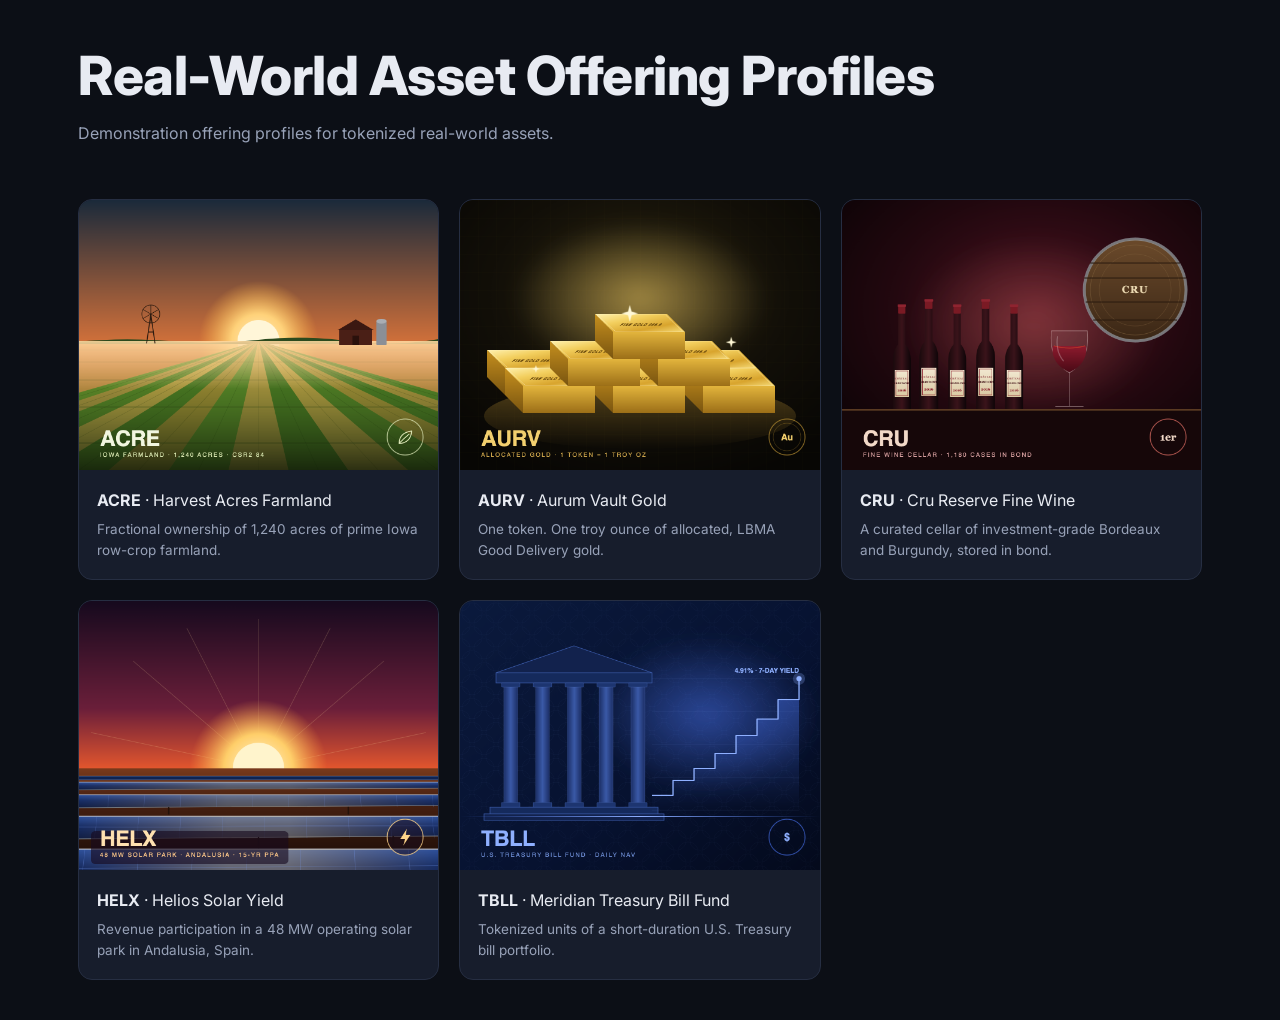
<file: index.html>
<!DOCTYPE html><html><head><meta charset="utf-8"><title>RWA Offering Profiles</title><link href="https://fonts.googleapis.com/css2?family=Inter:wght@400;600;800&display=swap" rel="stylesheet"><link rel="stylesheet" href="assets/site.css"><style>.list{display:grid;grid-template-columns:repeat(auto-fill,minmax(300px,1fr));gap:20px;padding:40px 0}.t{background:var(--card);border:1px solid var(--line);border-radius:14px;overflow:hidden;color:var(--text)}.t img{aspect-ratio:4/3;object-fit:cover}.t div{padding:18px}.t:hover{border-color:var(--muted);text-decoration:none}</style></head><body><div class="wrap"><h1 style="padding-top:48px">Real-World Asset Offering Profiles</h1><p>Demonstration offering profiles for tokenized real-world assets.</p><div class="list"><a class="t" href="harvest-acres/index.html"><img src="harvest-acres/acre.png"><div><b>ACRE</b> · Harvest Acres Farmland<p style="margin:6px 0 0;font-size:13.5px">Fractional ownership of 1,240 acres of prime Iowa row-crop farmland.</p></div></a><a class="t" href="aurum-vault/index.html"><img src="aurum-vault/aurv.png"><div><b>AURV</b> · Aurum Vault Gold<p style="margin:6px 0 0;font-size:13.5px">One token. One troy ounce of allocated, LBMA Good Delivery gold.</p></div></a><a class="t" href="cru-reserve/index.html"><img src="cru-reserve/cru.png"><div><b>CRU</b> · Cru Reserve Fine Wine<p style="margin:6px 0 0;font-size:13.5px">A curated cellar of investment-grade Bordeaux and Burgundy, stored in bond.</p></div></a><a class="t" href="helios-solar/index.html"><img src="helios-solar/helx.png"><div><b>HELX</b> · Helios Solar Yield<p style="margin:6px 0 0;font-size:13.5px">Revenue participation in a 48 MW operating solar park in Andalusia, Spain.</p></div></a><a class="t" href="meridian-tbill/index.html"><img src="meridian-tbill/tbll.png"><div><b>TBLL</b> · Meridian Treasury Bill Fund<p style="margin:6px 0 0;font-size:13.5px">Tokenized units of a short-duration U.S. Treasury bill portfolio.</p></div></a></div></div></body></html>
</file>
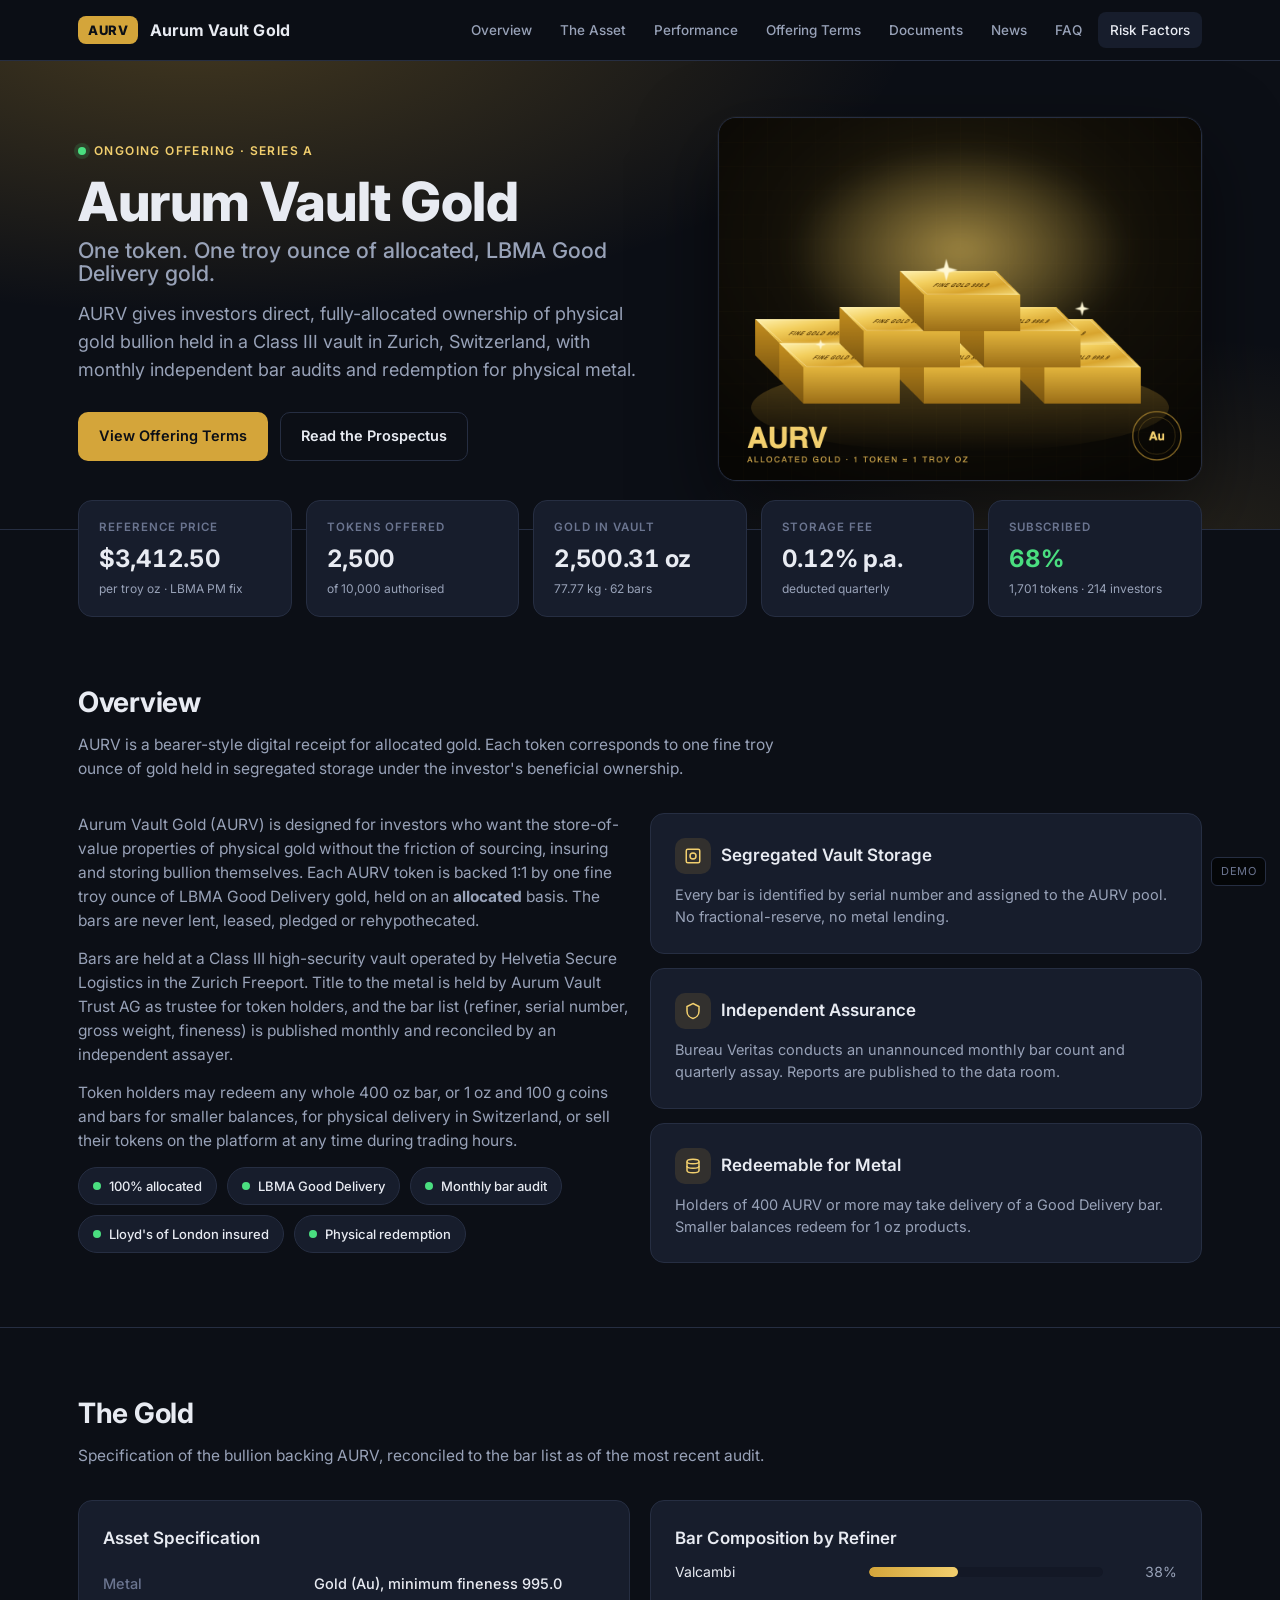
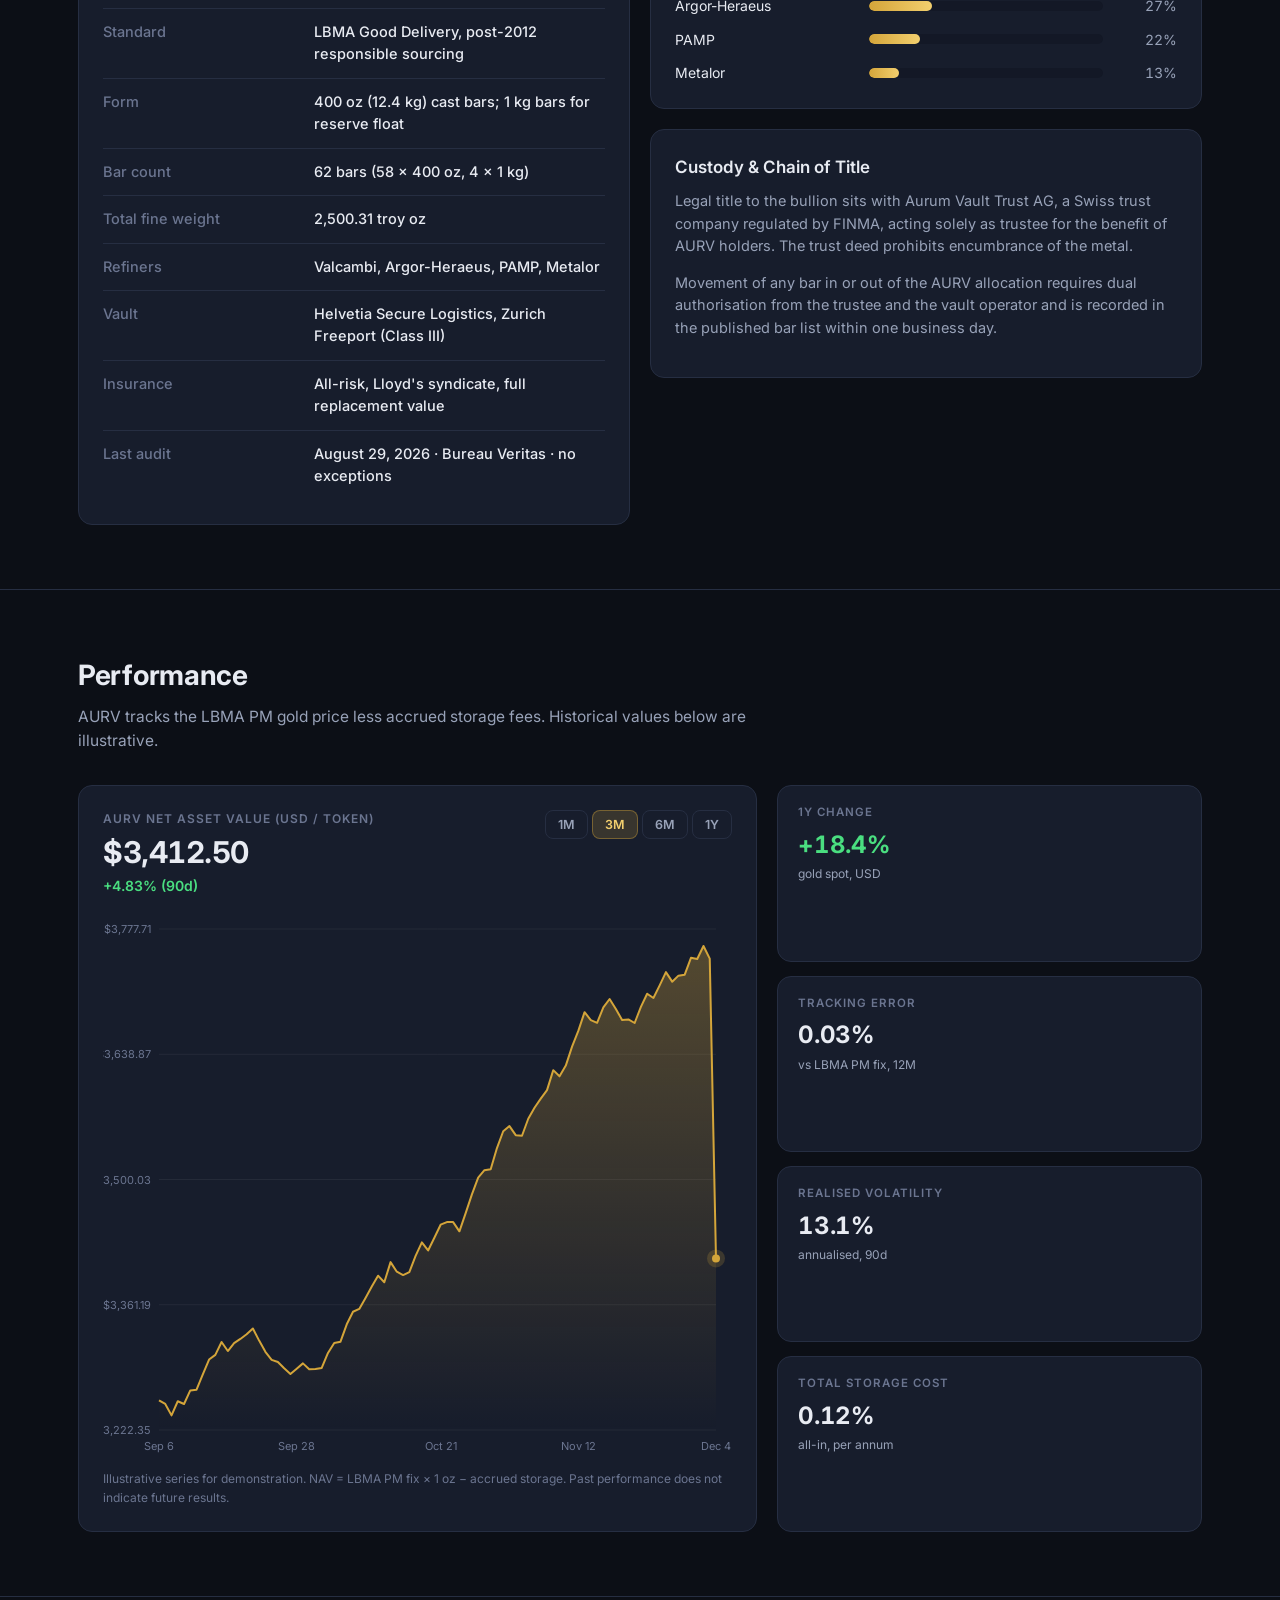
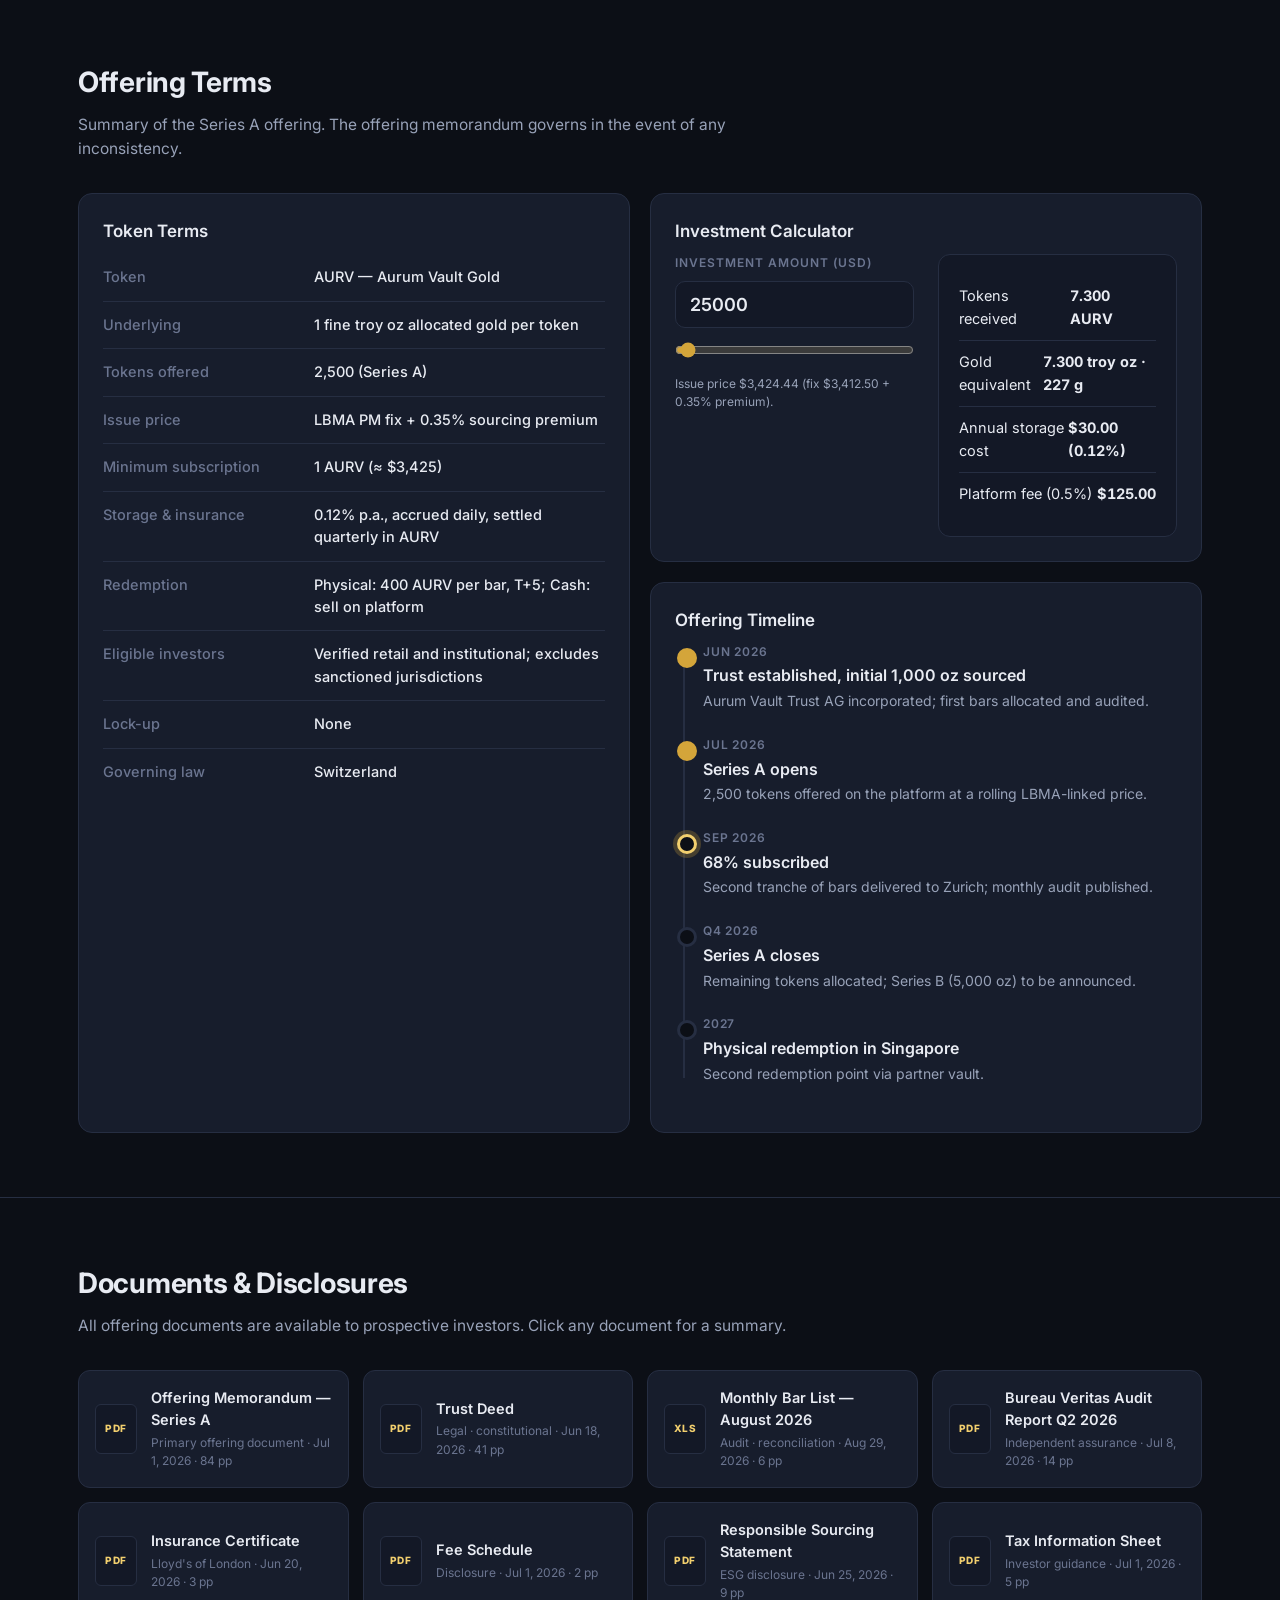
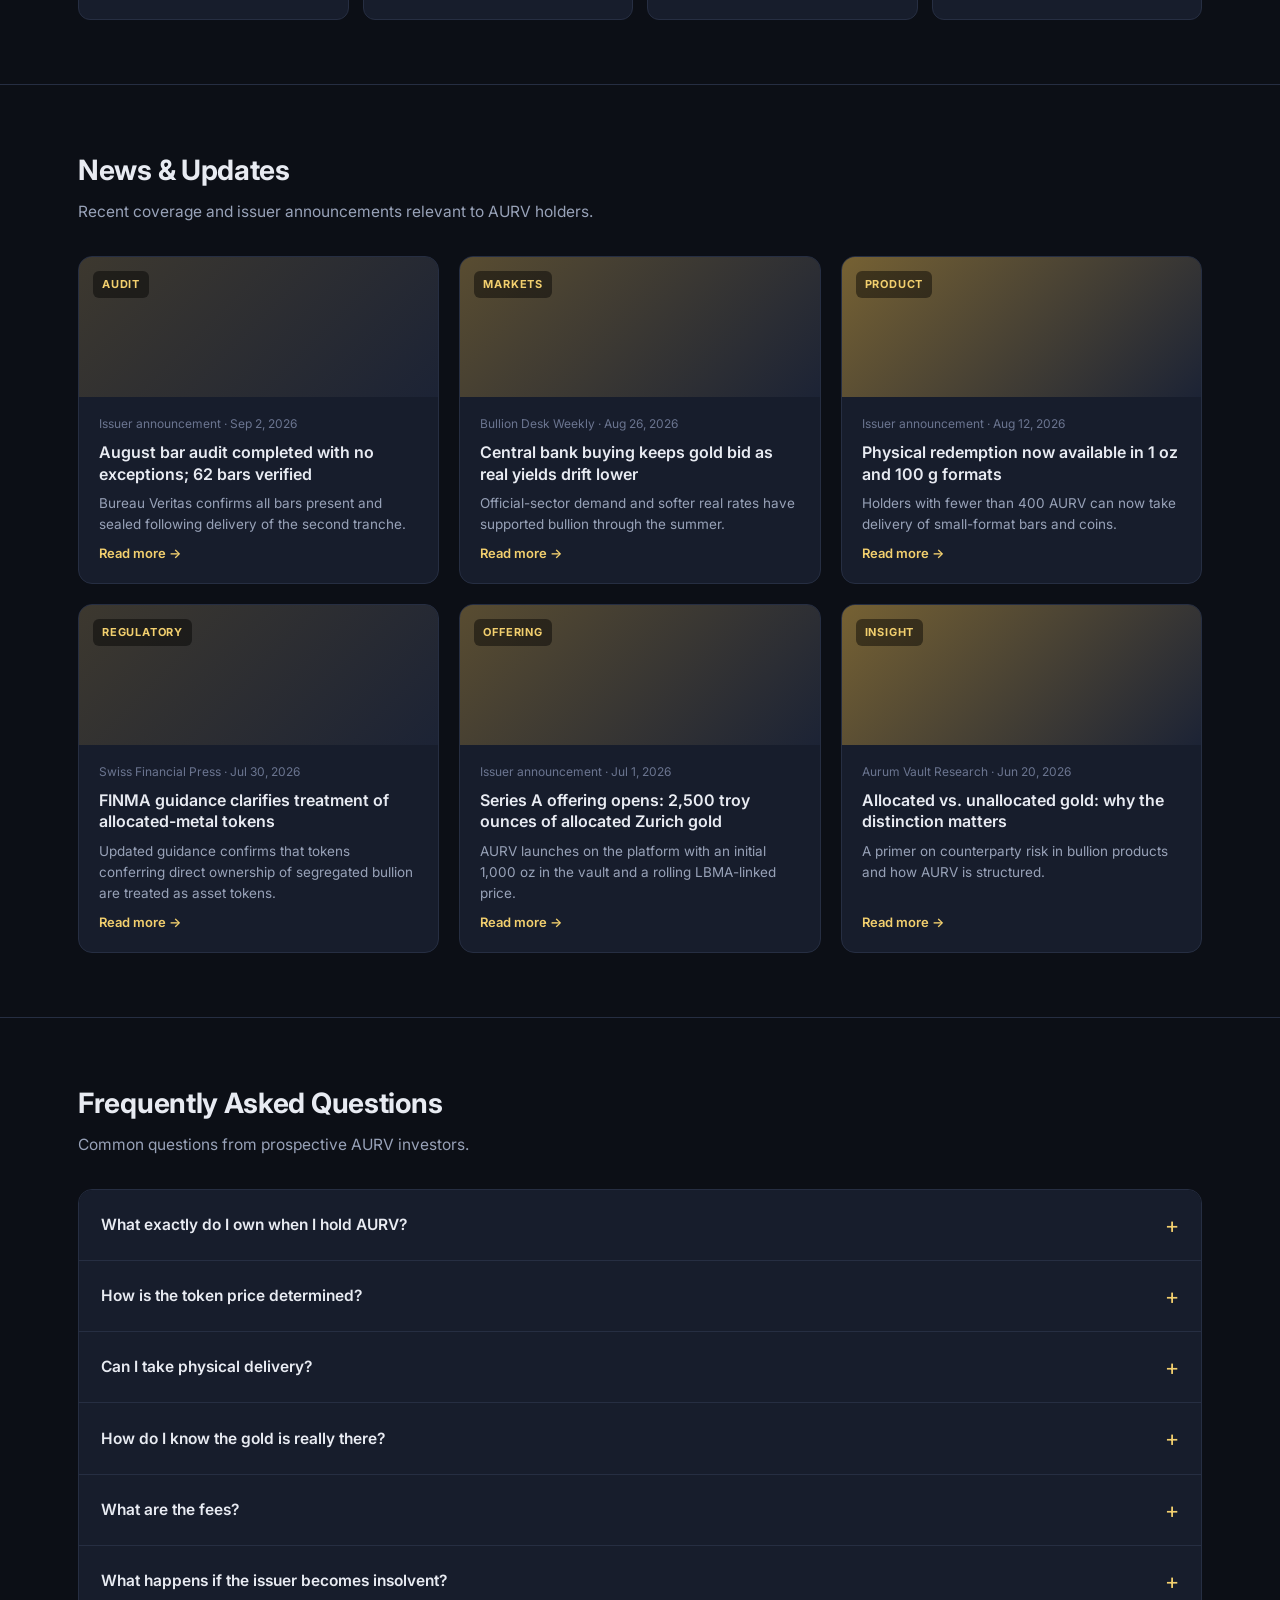
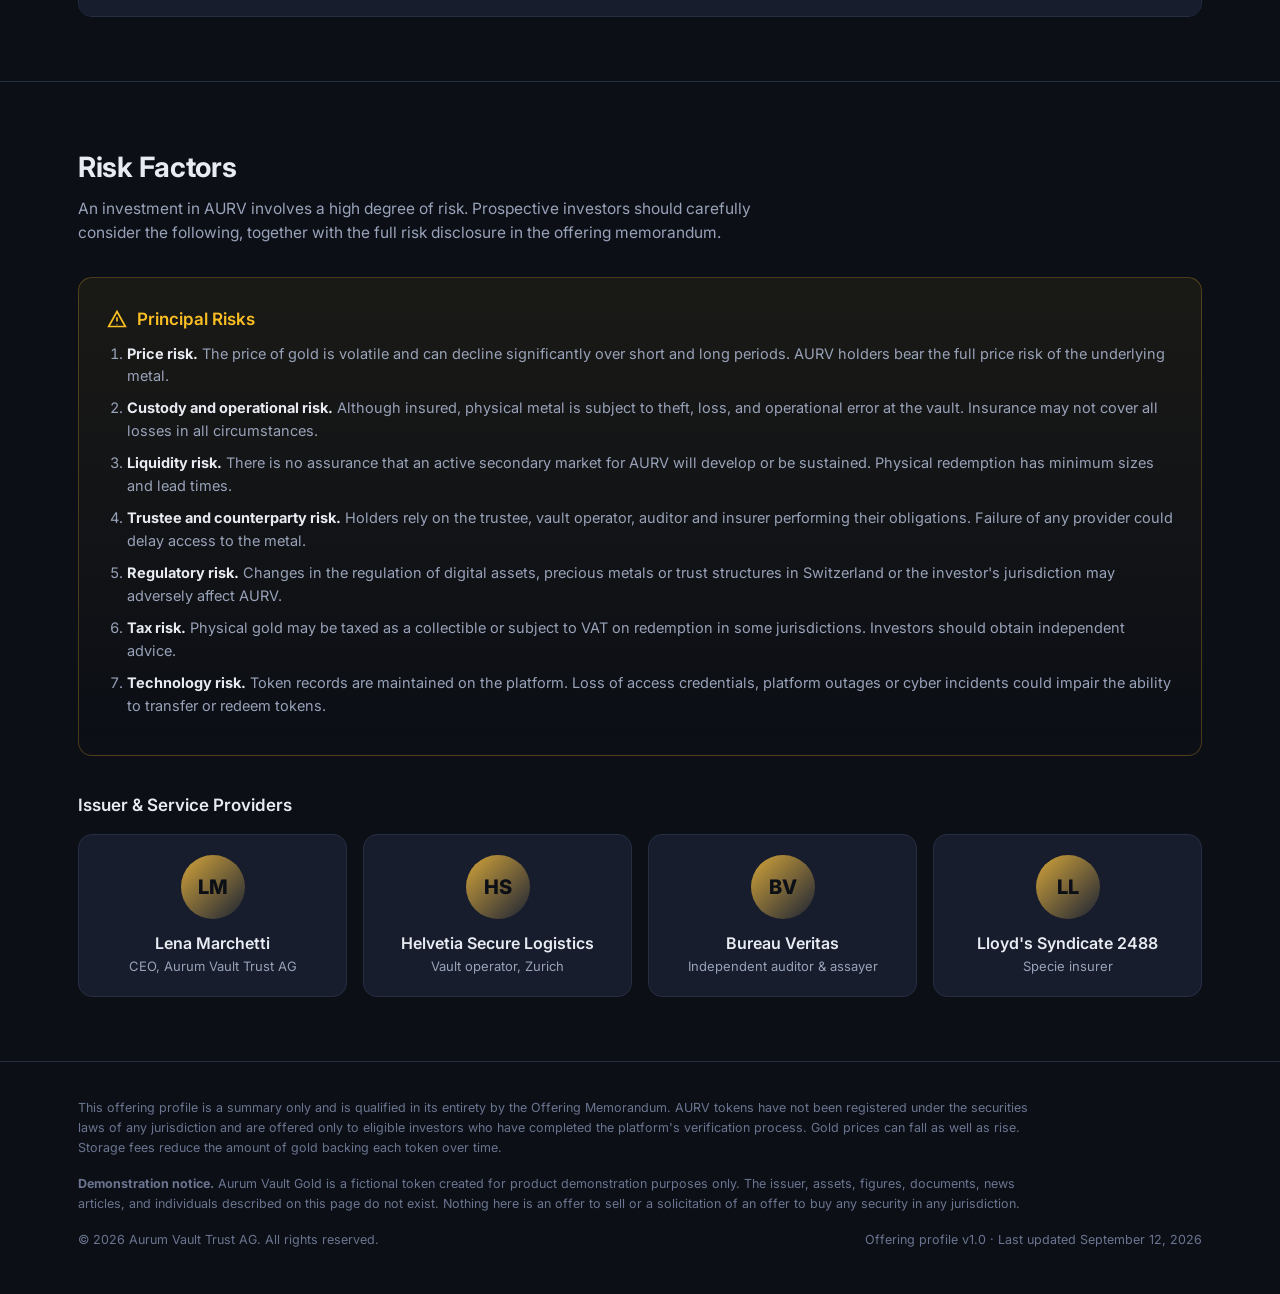
<file: aurum-vault/index.html>
<!DOCTYPE html>
<html lang="en"><head>
<meta charset="utf-8"><meta name="viewport" content="width=device-width,initial-scale=1">
<title>Aurum Vault Gold (AURV) — Offering Profile</title>
<meta name="description" content="One token. One troy ounce of allocated, LBMA Good Delivery gold.">
<link rel="preconnect" href="https://fonts.googleapis.com"><link href="https://fonts.googleapis.com/css2?family=Inter:wght@400;500;600;700;800&display=swap" rel="stylesheet">
<link rel="stylesheet" href="../assets/site.css">
<style>:root{--accent:#d4a53a;--accent2:#f2cf6e;--accent-rgb:212,165,58}</style>
</head><body>
<header class="topbar"><div class="wrap">
  <div class="brand"><span class="sym">AURV</span><span>Aurum Vault Gold</span></div>
  <nav class="nav"><a href="#overview">Overview</a><a href="#asset">The Asset</a><a href="#performance">Performance</a><a href="#terms">Offering Terms</a><a href="#documents">Documents</a><a href="#news">News</a><a href="#faq">FAQ</a><a href="#risks">Risk Factors</a></nav>
</div></header>

<div class="hero"><div class="hero-bg"></div><div class="wrap">
  <div>
    <div class="eyebrow"><span class="dot"></span>Ongoing Offering · Series A</div>
    <h1>Aurum Vault Gold<small>One token. One troy ounce of allocated, LBMA Good Delivery gold.</small></h1>
    <p class="lede">AURV gives investors direct, fully-allocated ownership of physical gold bullion held in a Class III vault in Zurich, Switzerland, with monthly independent bar audits and redemption for physical metal.</p>
    <div class="cta"><a class="btn btn-primary" href="#terms">View Offering Terms</a><a class="btn btn-ghost" href="#documents">Read the Prospectus</a></div>
  </div>
  <div class="hero-img"><img src="aurv.png" alt="Aurum Vault Gold artwork"></div>
</div></div>

<div class="wrap"><div class="stats">
  <div class="stat"><div class="k">Reference Price</div><div class="v ">$3,412.50</div><div class="s">per troy oz · LBMA PM fix</div></div>
  <div class="stat"><div class="k">Tokens Offered</div><div class="v ">2,500</div><div class="s">of 10,000 authorised</div></div>
  <div class="stat"><div class="k">Gold in Vault</div><div class="v ">2,500.31 oz</div><div class="s">77.77 kg · 62 bars</div></div>
  <div class="stat"><div class="k">Storage Fee</div><div class="v ">0.12% p.a.</div><div class="s">deducted quarterly</div></div>
  <div class="stat"><div class="k">Subscribed</div><div class="v up">68%</div><div class="s">1,701 tokens · 214 investors</div></div>
</div></div>

<section id="overview"><div class="wrap">
  <h2>Overview</h2><p class="sub">AURV is a bearer-style digital receipt for allocated gold. Each token corresponds to one fine troy ounce of gold held in segregated storage under the investor's beneficial ownership.</p>
  <div class="grid g2">
    <div class="prose reveal"><p>Aurum Vault Gold (AURV) is designed for investors who want the store-of-value properties of physical gold without the friction of sourcing, insuring and storing bullion themselves. Each AURV token is backed 1:1 by one fine troy ounce of LBMA Good Delivery gold, held on an <b>allocated</b> basis. The bars are never lent, leased, pledged or rehypothecated.</p><p>Bars are held at a Class III high-security vault operated by Helvetia Secure Logistics in the Zurich Freeport. Title to the metal is held by Aurum Vault Trust AG as trustee for token holders, and the bar list (refiner, serial number, gross weight, fineness) is published monthly and reconciled by an independent assayer.</p><p>Token holders may redeem any whole 400 oz bar, or 1 oz and 100 g coins and bars for smaller balances, for physical delivery in Switzerland, or sell their tokens on the platform at any time during trading hours.</p>
      <div class="badges" style="margin-top:8px"><span class="badge"><i></i>100% allocated</span><span class="badge"><i></i>LBMA Good Delivery</span><span class="badge"><i></i>Monthly bar audit</span><span class="badge"><i></i>Lloyd's of London insured</span><span class="badge"><i></i>Physical redemption</span></div>
    </div>
    <div class="grid" style="gap:14px">
      <div class="card reveal"><h3><span class="icon"><svg viewBox="0 0 24 24" fill="none" stroke="currentColor" stroke-width="2"><rect x="3" y="3" width="18" height="18" rx="2"/><circle cx="12" cy="12" r="4"/><path d="M12 8v1M12 15v1M8 12h1M15 12h1"/></svg></span>Segregated Vault Storage</h3><p style="margin:0;font-size:14.5px">Every bar is identified by serial number and assigned to the AURV pool. No fractional-reserve, no metal lending.</p></div><div class="card reveal"><h3><span class="icon"><svg viewBox="0 0 24 24" fill="none" stroke="currentColor" stroke-width="2"><path d="M12 2l8 4v6c0 5-3.5 9-8 10-4.5-1-8-5-8-10V6z"/></svg></span>Independent Assurance</h3><p style="margin:0;font-size:14.5px">Bureau Veritas conducts an unannounced monthly bar count and quarterly assay. Reports are published to the data room.</p></div><div class="card reveal"><h3><span class="icon"><svg viewBox="0 0 24 24" fill="none" stroke="currentColor" stroke-width="2"><ellipse cx="12" cy="6" rx="8" ry="3"/><path d="M4 6v6c0 1.7 3.6 3 8 3s8-1.3 8-3V6"/><path d="M4 12v6c0 1.7 3.6 3 8 3s8-1.3 8-3v-6"/></svg></span>Redeemable for Metal</h3><p style="margin:0;font-size:14.5px">Holders of 400 AURV or more may take delivery of a Good Delivery bar. Smaller balances redeem for 1 oz products.</p></div>
    </div>
  </div>
</div></section>

<section id="asset"><div class="wrap">
  <h2>The Gold</h2><p class="sub">Specification of the bullion backing AURV, reconciled to the bar list as of the most recent audit.</p>
  <div class="grid g2">
    <div class="card reveal"><h3>Asset Specification</h3><table class="kv"><tr><td>Metal</td><td>Gold (Au), minimum fineness 995.0</td></tr><tr><td>Standard</td><td>LBMA Good Delivery, post-2012 responsible sourcing</td></tr><tr><td>Form</td><td>400 oz (12.4 kg) cast bars; 1 kg bars for reserve float</td></tr><tr><td>Bar count</td><td>62 bars (58 × 400 oz, 4 × 1 kg)</td></tr><tr><td>Total fine weight</td><td>2,500.31 troy oz</td></tr><tr><td>Refiners</td><td>Valcambi, Argor-Heraeus, PAMP, Metalor</td></tr><tr><td>Vault</td><td>Helvetia Secure Logistics, Zurich Freeport (Class III)</td></tr><tr><td>Insurance</td><td>All-risk, Lloyd's syndicate, full replacement value</td></tr><tr><td>Last audit</td><td>August 29, 2026 · Bureau Veritas · no exceptions</td></tr></table></div>
    <div>
      <div class="card reveal" style="margin-bottom:20px"><h3>Bar Composition by Refiner</h3><div class="bars"><div class="bar"><span>Valcambi</span><div class="track"><div class="fill" data-w="38"></div></div><span class="pct">38%</span></div><div class="bar"><span>Argor-Heraeus</span><div class="track"><div class="fill" data-w="27"></div></div><span class="pct">27%</span></div><div class="bar"><span>PAMP</span><div class="track"><div class="fill" data-w="22"></div></div><span class="pct">22%</span></div><div class="bar"><span>Metalor</span><div class="track"><div class="fill" data-w="13"></div></div><span class="pct">13%</span></div></div></div>
      <div class="card reveal"><h3>Custody &amp; Chain of Title</h3><p style="font-size:14.5px">Legal title to the bullion sits with Aurum Vault Trust AG, a Swiss trust company regulated by FINMA, acting solely as trustee for the benefit of AURV holders. The trust deed prohibits encumbrance of the metal.</p><p style="font-size:14.5px">Movement of any bar in or out of the AURV allocation requires dual authorisation from the trustee and the vault operator and is recorded in the published bar list within one business day.</p></div>
    </div>
  </div>
</div></section>

<section id="performance"><div class="wrap">
  <h2>Performance</h2><p class="sub">AURV tracks the LBMA PM gold price less accrued storage fees. Historical values below are illustrative.</p>
  <div class="grid g2" style="grid-template-columns:1.6fr 1fr">
    <div class="chart-wrap reveal">
      <div class="chart-head"><div><div style="font-size:12px;color:var(--dim);font-weight:600;letter-spacing:1px;text-transform:uppercase">AURV Net Asset Value (USD / token)</div><div class="big" id="chartPrice">—</div><div class="chg" id="chartChg">—</div></div>
      <div class="ranges"><button data-r="30">1M</button><button data-r="90" class="active">3M</button><button data-r="180">6M</button><button data-r="365">1Y</button></div></div>
      <canvas id="priceChart" height="260"></canvas>
      <div class="chart-note">Illustrative series for demonstration. NAV = LBMA PM fix × 1 oz − accrued storage. Past performance does not indicate future results.</div>
    </div>
    <div class="grid" style="gap:14px">
      <div class="stat reveal"><div class="k">1Y Change</div><div class="v up">+18.4%</div><div class="s">gold spot, USD</div></div><div class="stat reveal"><div class="k">Tracking Error</div><div class="v ">0.03%</div><div class="s">vs LBMA PM fix, 12M</div></div><div class="stat reveal"><div class="k">Realised Volatility</div><div class="v ">13.1%</div><div class="s">annualised, 90d</div></div><div class="stat reveal"><div class="k">Total Storage Cost</div><div class="v ">0.12%</div><div class="s">all-in, per annum</div></div>
    </div>
  </div>
</div></section>

<section id="terms"><div class="wrap">
  <h2>Offering Terms</h2><p class="sub">Summary of the Series A offering. The offering memorandum governs in the event of any inconsistency.</p>
  <div class="grid g2">
    <div class="card reveal"><h3>Token Terms</h3><table class="kv"><tr><td>Token</td><td>AURV — Aurum Vault Gold</td></tr><tr><td>Underlying</td><td>1 fine troy oz allocated gold per token</td></tr><tr><td>Tokens offered</td><td>2,500 (Series A)</td></tr><tr><td>Issue price</td><td>LBMA PM fix + 0.35% sourcing premium</td></tr><tr><td>Minimum subscription</td><td>1 AURV (≈ $3,425)</td></tr><tr><td>Storage &amp; insurance</td><td>0.12% p.a., accrued daily, settled quarterly in AURV</td></tr><tr><td>Redemption</td><td>Physical: 400 AURV per bar, T+5; Cash: sell on platform</td></tr><tr><td>Eligible investors</td><td>Verified retail and institutional; excludes sanctioned jurisdictions</td></tr><tr><td>Lock-up</td><td>None</td></tr><tr><td>Governing law</td><td>Switzerland</td></tr></table></div>
    <div>
      <div class="card reveal" style="margin-bottom:20px"><h3>Investment Calculator</h3>
        <div class="calc">
          <div><label for="calcAmt">Investment amount (USD)</label><input type="number" id="calcAmt" min="1000" max="1000000" step="100" value="25000"><input type="range" id="calcRange" min="1000" max="1000000" step="100" value="25000" style="margin-top:14px"><p style="font-size:12px;margin-top:10px">Issue price $3,424.44 (fix $3,412.50 + 0.35% premium).</p></div>
          <div class="out"><div class="row"><span>Tokens received</span><b id="calcTokens">—</b></div><div class="row"><span>Gold equivalent</span><b id="calcUnits">—</b></div><div class="row"><span>Annual storage cost</span><b id="calcYield">—</b></div><div class="row"><span>Platform fee (0.5%)</span><b id="calcFee">—</b></div></div>
        </div></div>
      <div class="card reveal"><h3>Offering Timeline</h3><div class="timeline"><div class="tl done"><div class="d">Jun 2026</div><div class="t">Trust established, initial 1,000 oz sourced</div><p>Aurum Vault Trust AG incorporated; first bars allocated and audited.</p></div><div class="tl done"><div class="d">Jul 2026</div><div class="t">Series A opens</div><p>2,500 tokens offered on the platform at a rolling LBMA-linked price.</p></div><div class="tl now"><div class="d">Sep 2026</div><div class="t">68% subscribed</div><p>Second tranche of bars delivered to Zurich; monthly audit published.</p></div><div class="tl "><div class="d">Q4 2026</div><div class="t">Series A closes</div><p>Remaining tokens allocated; Series B (5,000 oz) to be announced.</p></div><div class="tl "><div class="d">2027</div><div class="t">Physical redemption in Singapore</div><p>Second redemption point via partner vault.</p></div></div></div>
    </div>
  </div>
</div></section>

<section id="documents"><div class="wrap">
  <h2>Documents &amp; Disclosures</h2><p class="sub">All offering documents are available to prospective investors. Click any document for a summary.</p>
  <div class="docs"><a class="doc reveal" href="#" data-i="0"><div class="ft">PDF</div><div><div class="n">Offering Memorandum — Series A</div><div class="m">Primary offering document · Jul 1, 2026 · 84 pp</div></div></a><a class="doc reveal" href="#" data-i="1"><div class="ft">PDF</div><div><div class="n">Trust Deed</div><div class="m">Legal · constitutional · Jun 18, 2026 · 41 pp</div></div></a><a class="doc reveal" href="#" data-i="2"><div class="ft">XLS</div><div><div class="n">Monthly Bar List — August 2026</div><div class="m">Audit · reconciliation · Aug 29, 2026 · 6 pp</div></div></a><a class="doc reveal" href="#" data-i="3"><div class="ft">PDF</div><div><div class="n">Bureau Veritas Audit Report Q2 2026</div><div class="m">Independent assurance · Jul 8, 2026 · 14 pp</div></div></a><a class="doc reveal" href="#" data-i="4"><div class="ft">PDF</div><div><div class="n">Insurance Certificate</div><div class="m">Lloyd's of London · Jun 20, 2026 · 3 pp</div></div></a><a class="doc reveal" href="#" data-i="5"><div class="ft">PDF</div><div><div class="n">Fee Schedule</div><div class="m">Disclosure · Jul 1, 2026 · 2 pp</div></div></a><a class="doc reveal" href="#" data-i="6"><div class="ft">PDF</div><div><div class="n">Responsible Sourcing Statement</div><div class="m">ESG disclosure · Jun 25, 2026 · 9 pp</div></div></a><a class="doc reveal" href="#" data-i="7"><div class="ft">PDF</div><div><div class="n">Tax Information Sheet</div><div class="m">Investor guidance · Jul 1, 2026 · 5 pp</div></div></a></div>
</div></section>

<section id="news"><div class="wrap">
  <h2>News &amp; Updates</h2><p class="sub">Recent coverage and issuer announcements relevant to AURV holders.</p>
  <div class="news"><div class="article reveal" data-i="0"><div class="thumb" style="background:linear-gradient(135deg,rgba(var(--accent-rgb),0.2),var(--card2))"><span>Audit</span></div><div class="body"><div class="meta">Issuer announcement · Sep 2, 2026</div><h3>August bar audit completed with no exceptions; 62 bars verified</h3><p>Bureau Veritas confirms all bars present and sealed following delivery of the second tranche.</p><span class="more">Read more →</span></div></div><div class="article reveal" data-i="1"><div class="thumb" style="background:linear-gradient(135deg,rgba(var(--accent-rgb),0.35),var(--card2))"><span>Markets</span></div><div class="body"><div class="meta">Bullion Desk Weekly · Aug 26, 2026</div><h3>Central bank buying keeps gold bid as real yields drift lower</h3><p>Official-sector demand and softer real rates have supported bullion through the summer.</p><span class="more">Read more →</span></div></div><div class="article reveal" data-i="2"><div class="thumb" style="background:linear-gradient(135deg,rgba(var(--accent-rgb),0.5),var(--card2))"><span>Product</span></div><div class="body"><div class="meta">Issuer announcement · Aug 12, 2026</div><h3>Physical redemption now available in 1 oz and 100 g formats</h3><p>Holders with fewer than 400 AURV can now take delivery of small-format bars and coins.</p><span class="more">Read more →</span></div></div><div class="article reveal" data-i="3"><div class="thumb" style="background:linear-gradient(135deg,rgba(var(--accent-rgb),0.2),var(--card2))"><span>Regulatory</span></div><div class="body"><div class="meta">Swiss Financial Press · Jul 30, 2026</div><h3>FINMA guidance clarifies treatment of allocated-metal tokens</h3><p>Updated guidance confirms that tokens conferring direct ownership of segregated bullion are treated as asset tokens.</p><span class="more">Read more →</span></div></div><div class="article reveal" data-i="4"><div class="thumb" style="background:linear-gradient(135deg,rgba(var(--accent-rgb),0.35),var(--card2))"><span>Offering</span></div><div class="body"><div class="meta">Issuer announcement · Jul 1, 2026</div><h3>Series A offering opens: 2,500 troy ounces of allocated Zurich gold</h3><p>AURV launches on the platform with an initial 1,000 oz in the vault and a rolling LBMA-linked price.</p><span class="more">Read more →</span></div></div><div class="article reveal" data-i="5"><div class="thumb" style="background:linear-gradient(135deg,rgba(var(--accent-rgb),0.5),var(--card2))"><span>Insight</span></div><div class="body"><div class="meta">Aurum Vault Research · Jun 20, 2026</div><h3>Allocated vs. unallocated gold: why the distinction matters</h3><p>A primer on counterparty risk in bullion products and how AURV is structured.</p><span class="more">Read more →</span></div></div></div>
</div></section>

<section id="faq"><div class="wrap">
  <h2>Frequently Asked Questions</h2><p class="sub">Common questions from prospective AURV investors.</p>
  <div class="faq"><div class="q"><button>What exactly do I own when I hold AURV?</button><div class="a">You hold a beneficial interest in one fine troy ounce of specific, serial-numbered gold bars held in trust by Aurum Vault Trust AG. The trust holds legal title on your behalf and may not lend, lease or pledge the metal.</div></div><div class="q"><button>How is the token price determined?</button><div class="a">Tokens are issued at the LBMA PM gold price plus a 0.35% sourcing premium. On the secondary market, price is set by buyers and sellers on the platform and has historically tracked the fix closely.</div></div><div class="q"><button>Can I take physical delivery?</button><div class="a">Yes. 400 AURV or more redeems for a Good Delivery bar. Smaller balances can redeem for 1 oz and 100 g products subject to a fabrication premium. Delivery is available at the Zurich vault or by insured courier in Switzerland and the EU.</div></div><div class="q"><button>How do I know the gold is really there?</button><div class="a">The full bar list is published monthly. Bureau Veritas performs an unannounced count every month and a quarterly assay. All reports are in the Documents section.</div></div><div class="q"><button>What are the fees?</button><div class="a">0.35% sourcing premium on issue and 0.12% per annum for storage and insurance, deducted quarterly in AURV. Platform trading fees apply per the platform schedule.</div></div><div class="q"><button>What happens if the issuer becomes insolvent?</button><div class="a">The metal is held in trust and is not an asset of Aurum Vault Trust AG. The trust deed provides for the appointment of a successor trustee by holder vote and, failing that, orderly liquidation with proceeds paid to holders.</div></div></div>
</div></section>

<section id="risks"><div class="wrap">
  <h2>Risk Factors</h2><p class="sub">An investment in AURV involves a high degree of risk. Prospective investors should carefully consider the following, together with the full risk disclosure in the offering memorandum.</p>
  <div class="risk reveal"><h3><svg viewBox="0 0 24 24" fill="none" stroke="currentColor" stroke-width="2" width="20" height="20"><path d="M12 3l10 18H2z"/><path d="M12 10v5M12 18v.5"/></svg> Principal Risks</h3><ol><li><b>Price risk.</b> The price of gold is volatile and can decline significantly over short and long periods. AURV holders bear the full price risk of the underlying metal.</li><li><b>Custody and operational risk.</b> Although insured, physical metal is subject to theft, loss, and operational error at the vault. Insurance may not cover all losses in all circumstances.</li><li><b>Liquidity risk.</b> There is no assurance that an active secondary market for AURV will develop or be sustained. Physical redemption has minimum sizes and lead times.</li><li><b>Trustee and counterparty risk.</b> Holders rely on the trustee, vault operator, auditor and insurer performing their obligations. Failure of any provider could delay access to the metal.</li><li><b>Regulatory risk.</b> Changes in the regulation of digital assets, precious metals or trust structures in Switzerland or the investor's jurisdiction may adversely affect AURV.</li><li><b>Tax risk.</b> Physical gold may be taxed as a collectible or subject to VAT on redemption in some jurisdictions. Investors should obtain independent advice.</li><li><b>Technology risk.</b> Token records are maintained on the platform. Loss of access credentials, platform outages or cyber incidents could impair the ability to transfer or redeem tokens.</li></ol></div>
  <div style="margin-top:36px"><h3 style="margin-bottom:16px">Issuer &amp; Service Providers</h3><div class="team"><div class="person reveal"><div class="avatar">LM</div><div class="n">Lena Marchetti</div><div class="r">CEO, Aurum Vault Trust AG</div></div><div class="person reveal"><div class="avatar">HS</div><div class="n">Helvetia Secure Logistics</div><div class="r">Vault operator, Zurich</div></div><div class="person reveal"><div class="avatar">BV</div><div class="n">Bureau Veritas</div><div class="r">Independent auditor &amp; assayer</div></div><div class="person reveal"><div class="avatar">LL</div><div class="n">Lloyd's Syndicate 2488</div><div class="r">Specie insurer</div></div></div></div>
</div></section>

<footer><div class="wrap">
  <div class="legal">This offering profile is a summary only and is qualified in its entirety by the Offering Memorandum. AURV tokens have not been registered under the securities laws of any jurisdiction and are offered only to eligible investors who have completed the platform's verification process. Gold prices can fall as well as rise. Storage fees reduce the amount of gold backing each token over time.</div>
  <div class="legal"><b>Demonstration notice.</b> Aurum Vault Gold is a fictional token created for product demonstration purposes only. The issuer, assets, figures, documents, news articles, and individuals described on this page do not exist. Nothing here is an offer to sell or a solicitation of an offer to buy any security in any jurisdiction.</div>
  <div class="row"><span>© 2026 Aurum Vault Trust AG. All rights reserved.</span><span>Offering profile v1.0 · Last updated September 12, 2026</span></div>
</div></footer>
<div class="demo-tag">DEMO</div>
<script>window.PROFILE={"symbol":"AURV","chart":{"seed":1201,"points":365,"start":2880,"end":3412.5,"vol":0.012,"prefix":"$","decimals":2},"news":[{"tag":"Audit","source":"Issuer announcement","date":"Sep 2, 2026","title":"August bar audit completed with no exceptions; 62 bars verified","summary":"Bureau Veritas confirms all bars present and sealed following delivery of the second tranche.","body":["Aurum Vault Trust AG today published the August 2026 bar list and the accompanying Bureau Veritas count report. All 62 bars allocated to AURV were physically verified, with seals intact and serial numbers matched to the register.","The count included 18 bars delivered on August 21 as part of the second sourcing tranche, bringing total fine weight to 2,500.31 troy ounces against 2,500 tokens authorised for Series A.","\"Our audit cadence is monthly rather than quarterly because we believe holders should never be more than 30 days away from independent proof that the metal is there,\" said Chief Executive Lena Marchetti."]},{"tag":"Markets","source":"Bullion Desk Weekly","date":"Aug 26, 2026","title":"Central bank buying keeps gold bid as real yields drift lower","summary":"Official-sector demand and softer real rates have supported bullion through the summer.","body":["Gold has held near record territory through August as central banks continued to add to reserves and real yields eased from their spring highs. Analysts note that tokenised and ETF vehicles have absorbed a growing share of retail flows.","Demand for allocated products in particular has grown, with several issuers reporting that investors increasingly want a bar list rather than an unallocated claim on a bank's balance sheet.","Market participants cautioned that gold remains sensitive to shifts in rate expectations and the dollar, and that periods of sharp drawdown remain part of the asset's history."]},{"tag":"Product","source":"Issuer announcement","date":"Aug 12, 2026","title":"Physical redemption now available in 1 oz and 100 g formats","summary":"Holders with fewer than 400 AURV can now take delivery of small-format bars and coins.","body":["Following investor feedback, Aurum Vault Trust AG has expanded physical redemption to include 1 oz Valcambi bars and 100 g PAMP bars for holders with balances below the 400 oz Good Delivery threshold.","Small-format redemption carries a fabrication premium, disclosed at the time of request, and is available for collection at the Zurich vault or insured delivery within Switzerland and the EU."]},{"tag":"Regulatory","source":"Swiss Financial Press","date":"Jul 30, 2026","title":"FINMA guidance clarifies treatment of allocated-metal tokens","summary":"Updated guidance confirms that tokens conferring direct ownership of segregated bullion are treated as asset tokens.","body":["FINMA has published updated guidance on the classification of tokens representing segregated physical commodities. Tokens that confer a direct, allocated ownership claim on identified bars are classified as asset tokens rather than payment tokens.","Issuers welcomed the clarity, noting that the guidance aligns with structures already used by trust-based gold products."]},{"tag":"Offering","source":"Issuer announcement","date":"Jul 1, 2026","title":"Series A offering opens: 2,500 troy ounces of allocated Zurich gold","summary":"AURV launches on the platform with an initial 1,000 oz in the vault and a rolling LBMA-linked price.","body":["Aurum Vault Trust AG has opened subscriptions for Series A of AURV, its allocated gold token. Tokens are issued at the LBMA PM fix plus a 0.35% sourcing premium, and each token confers beneficial ownership of one fine troy ounce.","The initial 1,000 oz was allocated and audited prior to launch; additional bars are sourced in tranches as subscriptions are received, with a maximum three-day sourcing window."]},{"tag":"Insight","source":"Aurum Vault Research","date":"Jun 20, 2026","title":"Allocated vs. unallocated gold: why the distinction matters","summary":"A primer on counterparty risk in bullion products and how AURV is structured.","body":["Unallocated gold is a claim against a bank; the investor is an unsecured creditor. Allocated gold is specific bars, identified by serial number, held in the investor's name. In the event of an intermediary's insolvency, allocated metal is not part of the estate.","AURV is structured as allocated metal held in trust. The trade-off is cost: allocated storage is more expensive than an unallocated account, which is why AURV charges a storage fee rather than a spread."]}],"docs":[{"name":"Offering Memorandum — Series A","type":"Primary offering document","date":"Jul 1, 2026","pages":84,"summary":["The Offering Memorandum sets out the terms of the Series A offering of up to 2,500 AURV tokens, the rights attaching to the tokens, the trust structure, fee schedule, redemption mechanics and a complete statement of risk factors.","Key sections: Summary of the Offering (§1), The Trust and Trustee (§3), Custody Arrangements (§4), Fees and Expenses (§6), Redemption (§7), Risk Factors (§9), Tax Considerations (§11)."]},{"name":"Trust Deed","type":"Legal · constitutional","date":"Jun 18, 2026","pages":41,"summary":["Constitutes Aurum Vault Trust AG as trustee holding legal title to the bullion for the exclusive benefit of AURV token holders. Prohibits lending, leasing, pledging or encumbering the metal. Provides for replacement of the trustee by holder vote (66⅔%)."]},{"name":"Monthly Bar List — August 2026","type":"Audit · reconciliation","date":"Aug 29, 2026","pages":6,"ext":"XLS","summary":["Full list of 62 bars: refiner, serial number, year, gross weight, fineness and fine ounces. Total fine weight 2,500.31 oz against 2,500 tokens authorised for Series A. No exceptions noted by Bureau Veritas."]},{"name":"Bureau Veritas Audit Report Q2 2026","type":"Independent assurance","date":"Jul 8, 2026","pages":14,"summary":["Unannounced physical count of all AURV-allocated bars performed June 30, 2026. All bars present, seals intact, serials matched to bar list. Random assay of 3 bars confirmed fineness within LBMA tolerance."]},{"name":"Insurance Certificate","type":"Lloyd's of London","date":"Jun 20, 2026","pages":3,"summary":["All-risks specie insurance covering the full replacement value of the metal in storage and in transit for redemption. Policy limit USD 25 million, reviewed quarterly against vault value."]},{"name":"Fee Schedule","type":"Disclosure","date":"Jul 1, 2026","pages":2,"summary":["Sourcing premium 0.35% on issue; storage and insurance 0.12% p.a.; platform trading fee per platform schedule; physical redemption handling CHF 250 per bar plus delivery."]},{"name":"Responsible Sourcing Statement","type":"ESG disclosure","date":"Jun 25, 2026","pages":9,"summary":["All bars were refined after 2012 and are compliant with the LBMA Responsible Gold Guidance. No metal sourced from conflict-affected or high-risk areas as defined by OECD guidance."]},{"name":"Tax Information Sheet","type":"Investor guidance","date":"Jul 1, 2026","pages":5,"summary":["General overview of the treatment of AURV in Switzerland, the EU and the United States. Physical gold may be treated as a collectible in some jurisdictions. Investors should obtain independent advice."]}],"calc":{"min":1000,"max":1000000,"default":25000,"price":3424.44,"feePct":0.5,"tokenDecimals":3}};
window.PROFILE.calc.unitLabel=function(t){return (t).toFixed(3)+' troy oz · '+(t*31.1035).toFixed(0)+' g'};
window.PROFILE.calc.yieldLabel=function(v){return '$'+(v*0.0012).toFixed(2)+' (0.12%)'};</script>
<script src="../assets/site.js"></script>
</body></html>
</file>
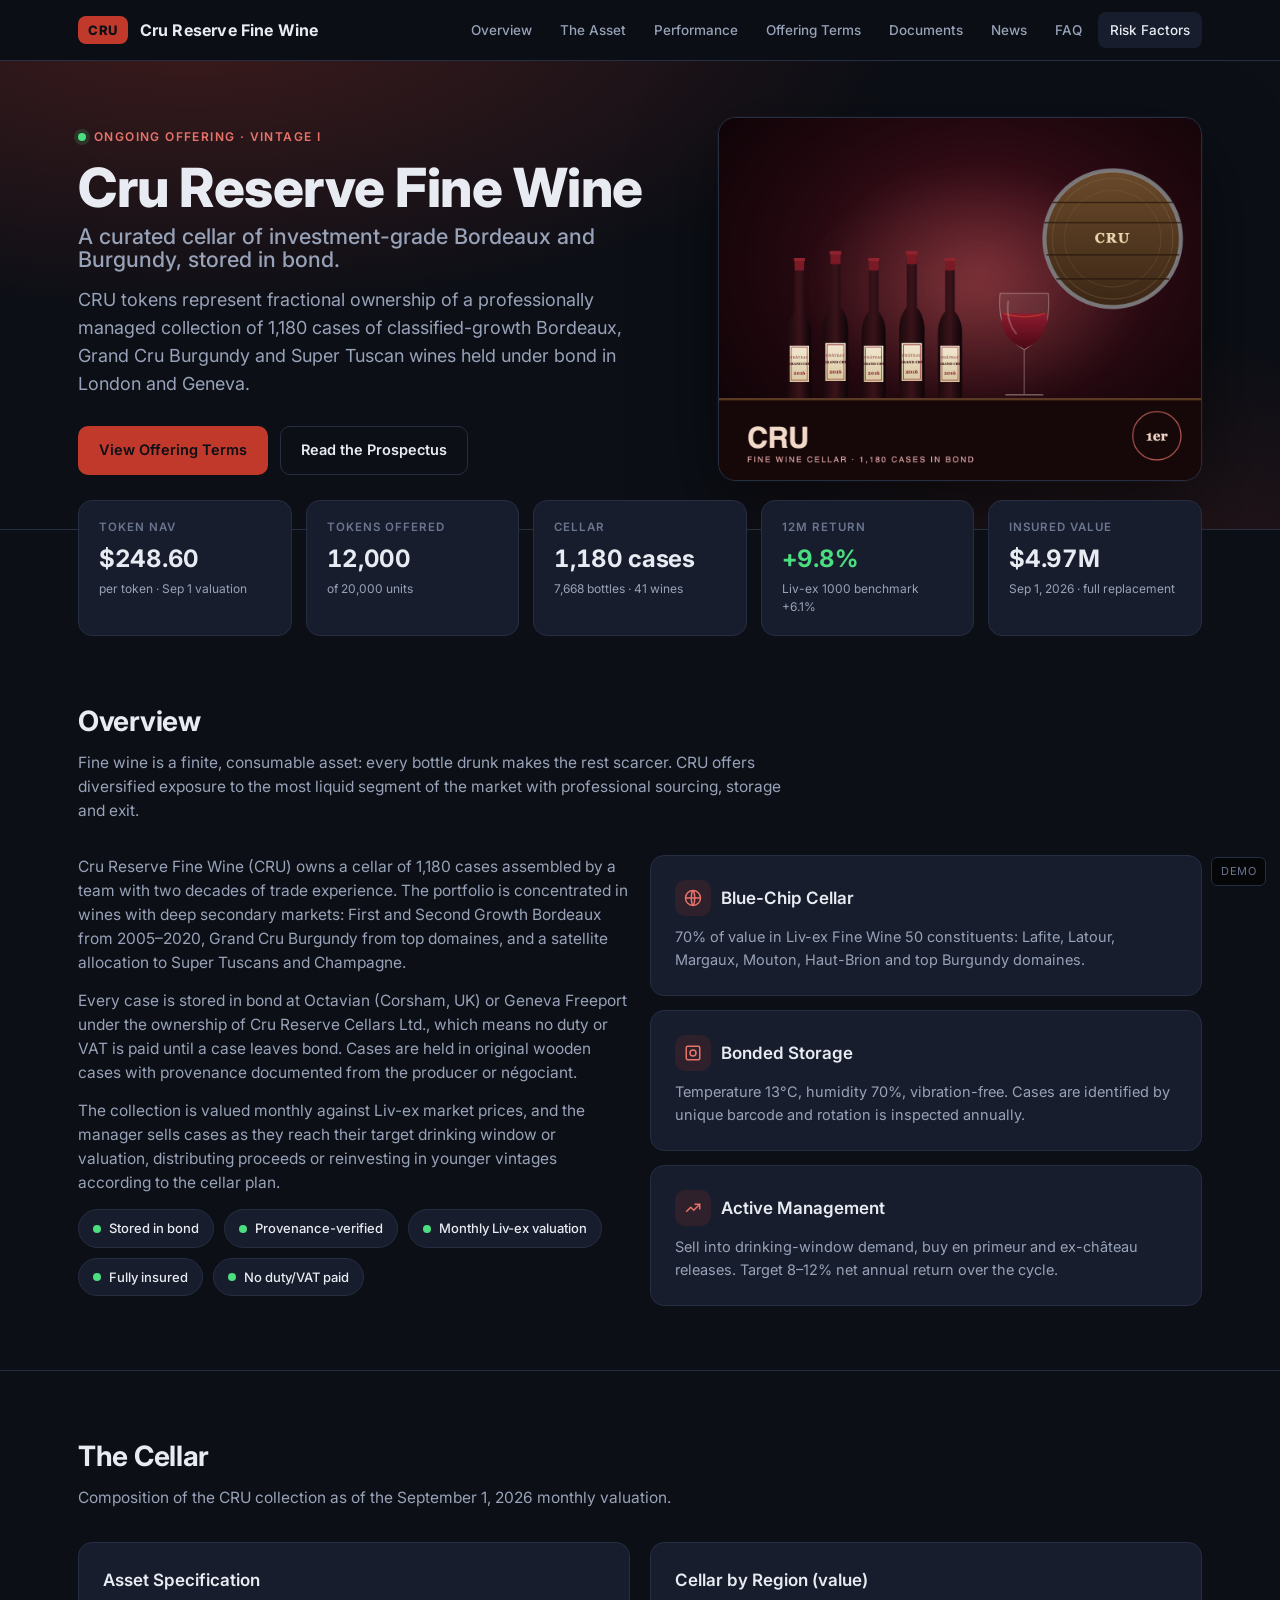
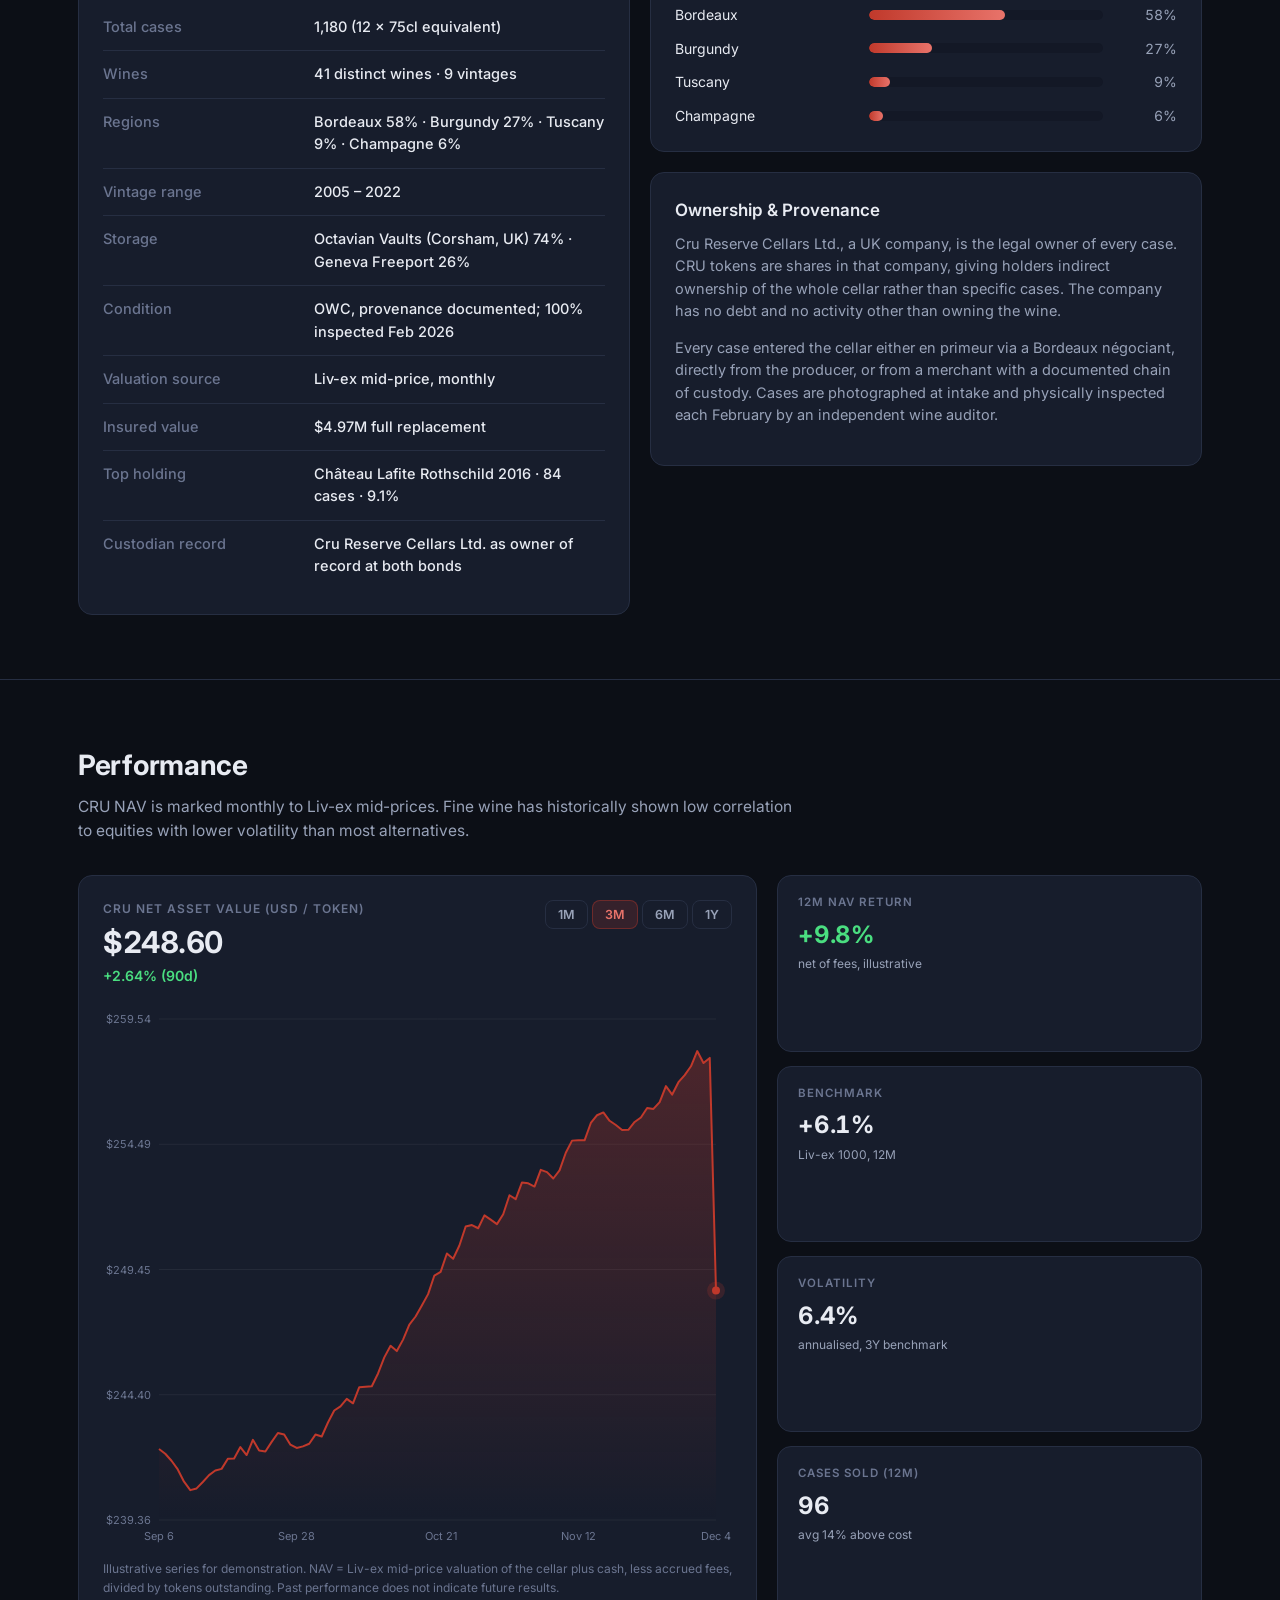
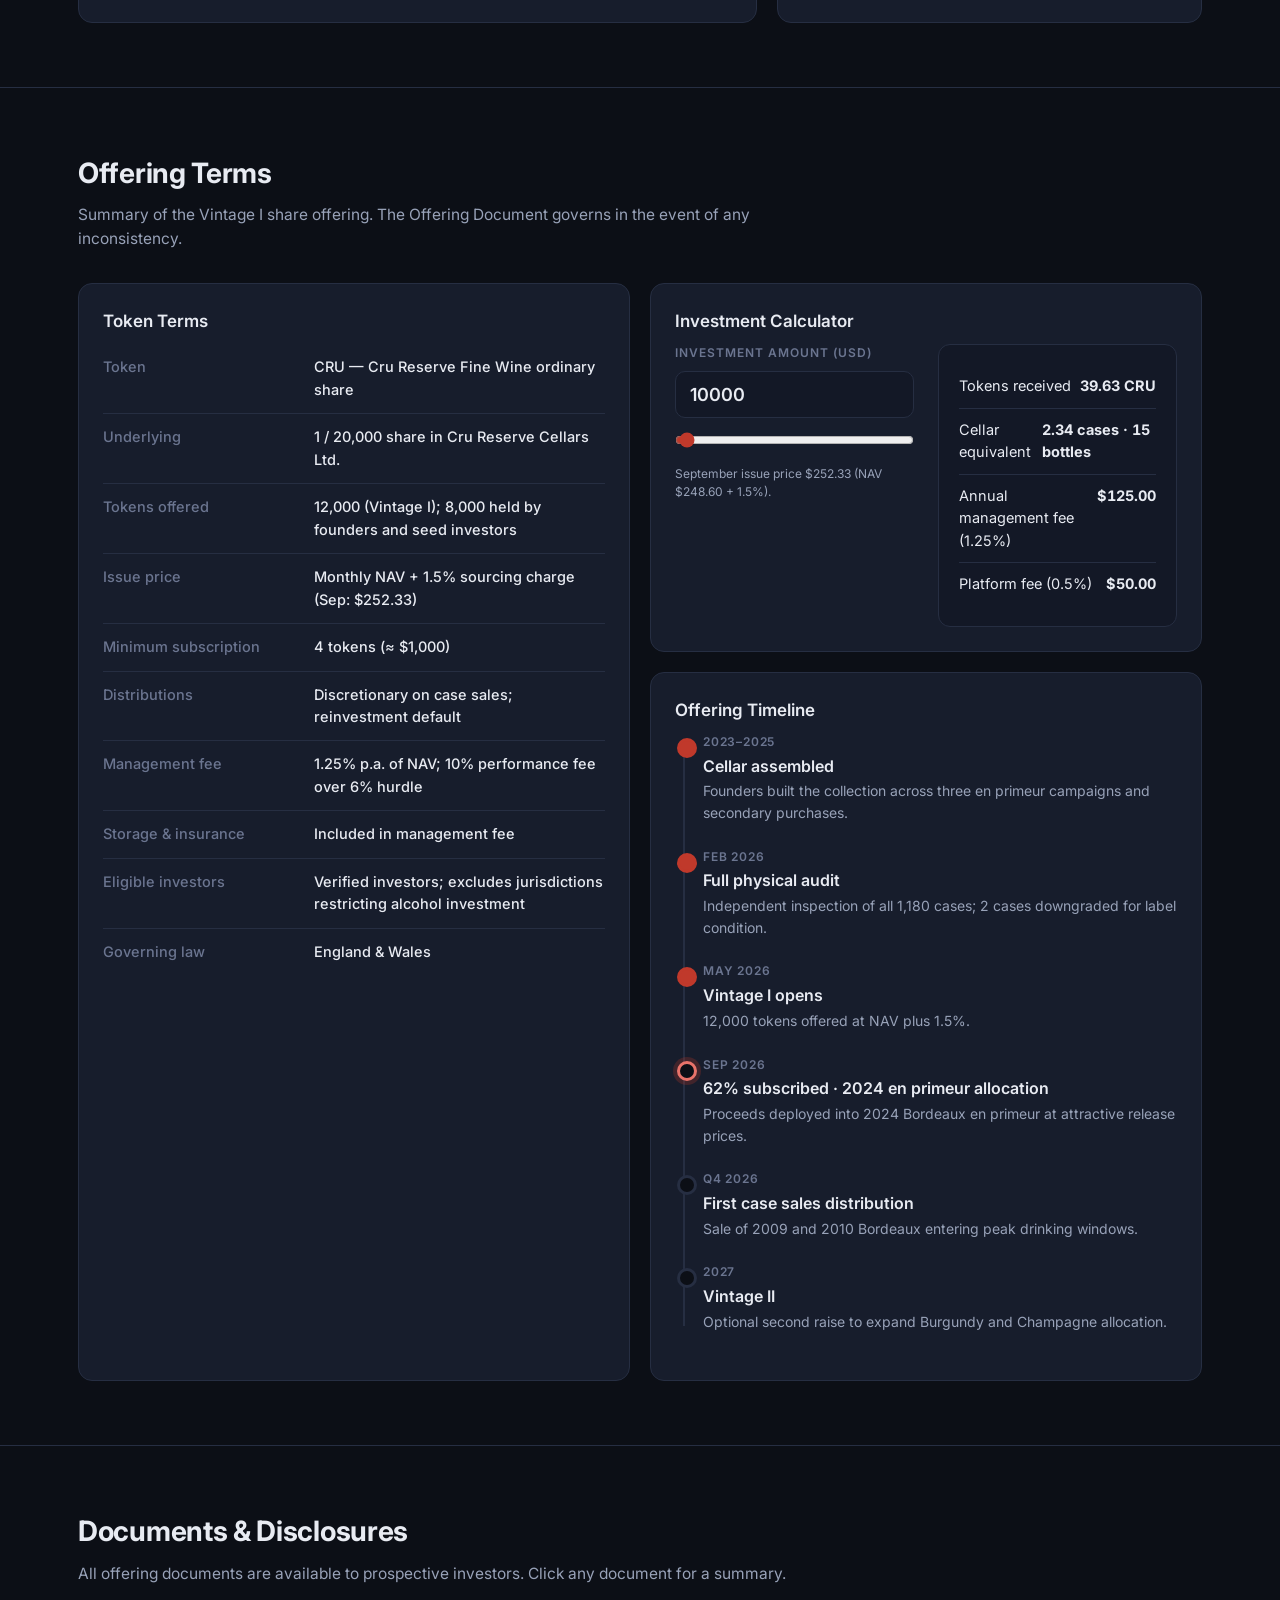
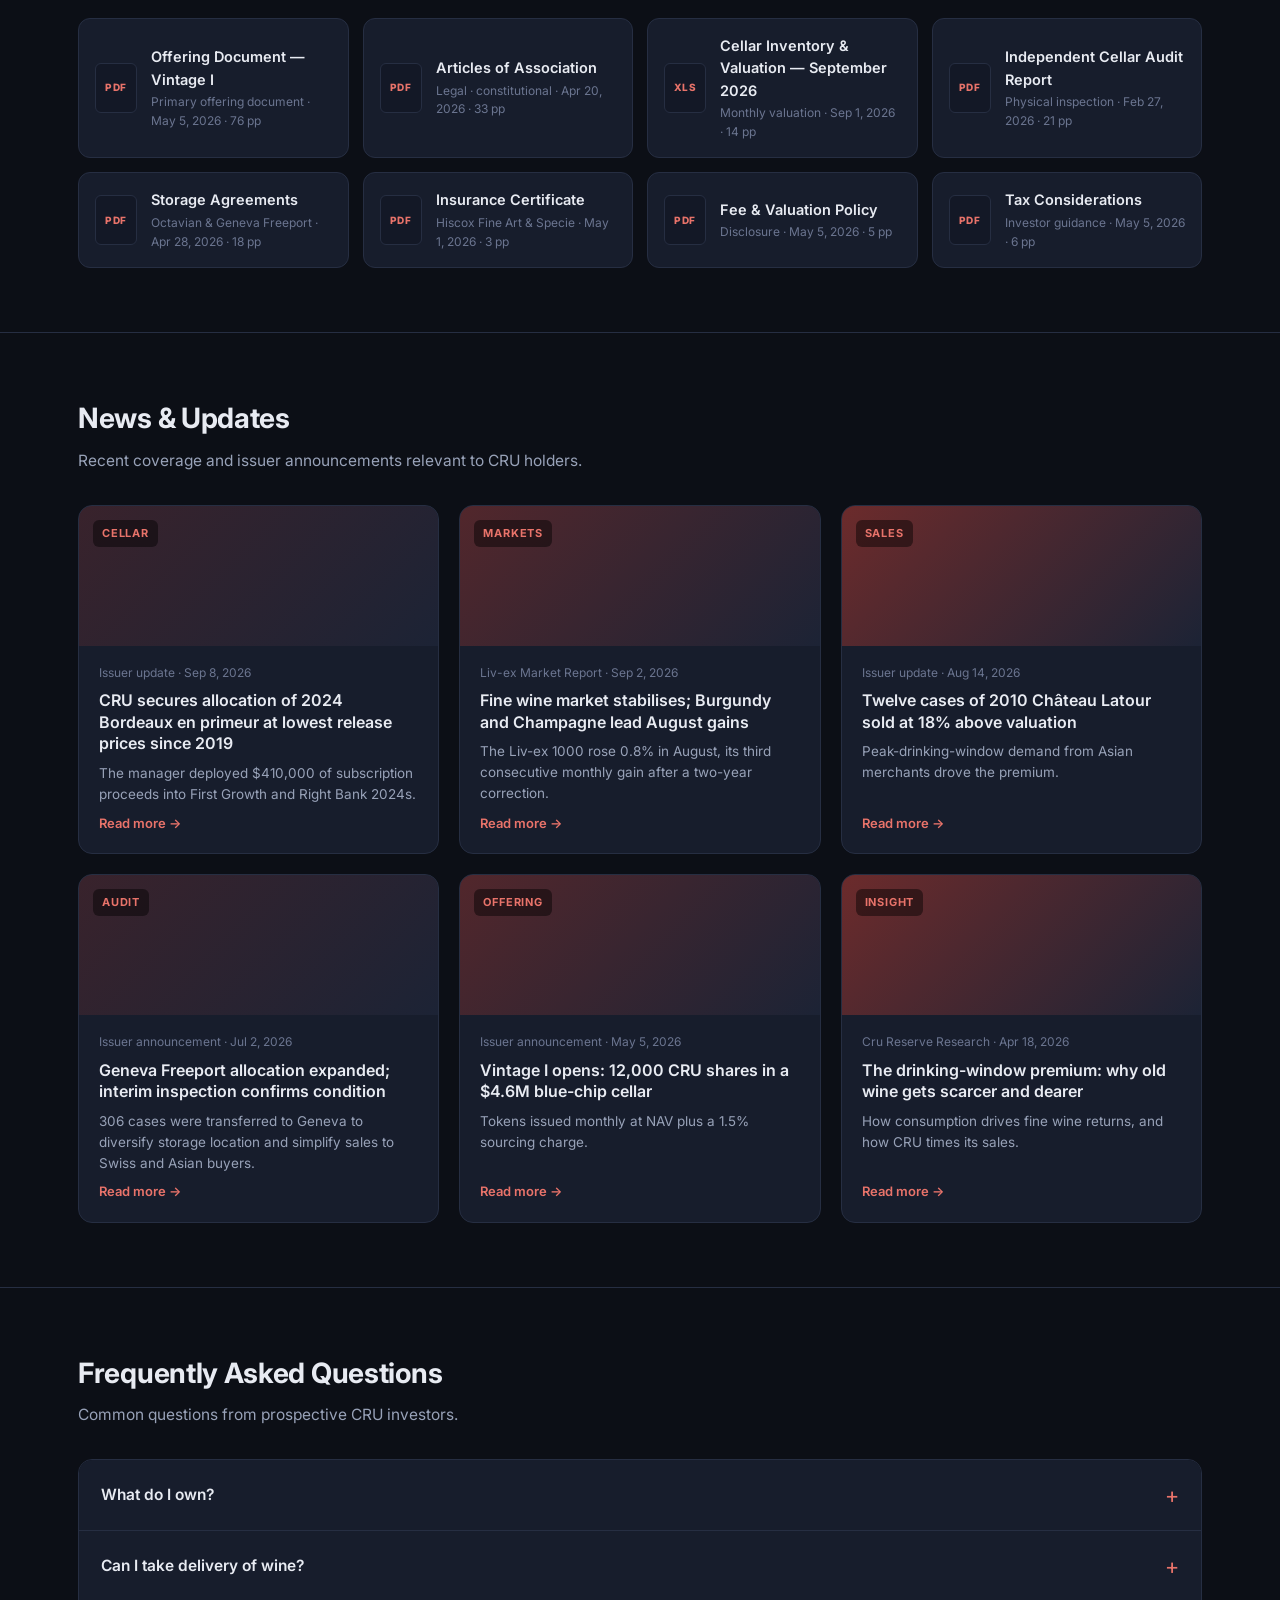
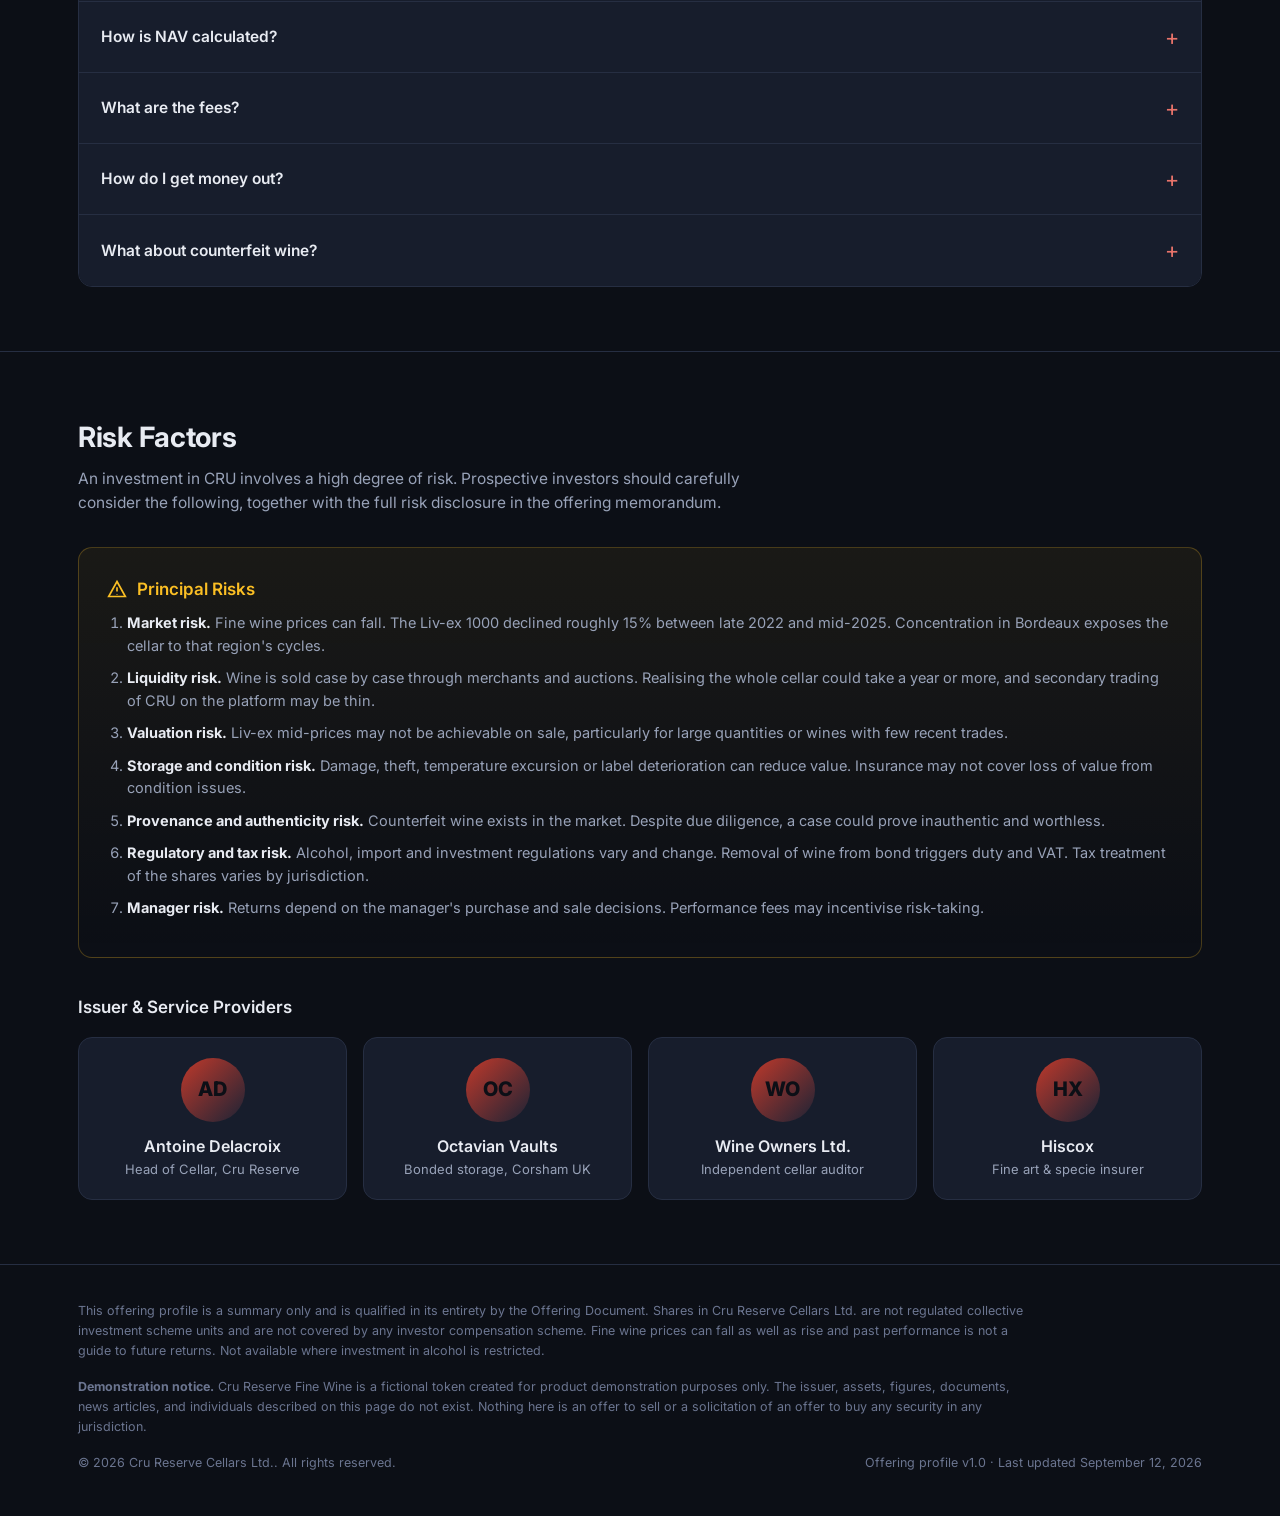
<file: cru-reserve/index.html>
<!DOCTYPE html>
<html lang="en"><head>
<meta charset="utf-8"><meta name="viewport" content="width=device-width,initial-scale=1">
<title>Cru Reserve Fine Wine (CRU) — Offering Profile</title>
<meta name="description" content="A curated cellar of investment-grade Bordeaux and Burgundy, stored in bond.">
<link rel="preconnect" href="https://fonts.googleapis.com"><link href="https://fonts.googleapis.com/css2?family=Inter:wght@400;500;600;700;800&display=swap" rel="stylesheet">
<link rel="stylesheet" href="../assets/site.css">
<style>:root{--accent:#c0392b;--accent2:#e8736a;--accent-rgb:192,57,43}</style>
</head><body>
<header class="topbar"><div class="wrap">
  <div class="brand"><span class="sym">CRU</span><span>Cru Reserve Fine Wine</span></div>
  <nav class="nav"><a href="#overview">Overview</a><a href="#asset">The Asset</a><a href="#performance">Performance</a><a href="#terms">Offering Terms</a><a href="#documents">Documents</a><a href="#news">News</a><a href="#faq">FAQ</a><a href="#risks">Risk Factors</a></nav>
</div></header>

<div class="hero"><div class="hero-bg"></div><div class="wrap">
  <div>
    <div class="eyebrow"><span class="dot"></span>Ongoing Offering · Vintage I</div>
    <h1>Cru Reserve Fine Wine<small>A curated cellar of investment-grade Bordeaux and Burgundy, stored in bond.</small></h1>
    <p class="lede">CRU tokens represent fractional ownership of a professionally managed collection of 1,180 cases of classified-growth Bordeaux, Grand Cru Burgundy and Super Tuscan wines held under bond in London and Geneva.</p>
    <div class="cta"><a class="btn btn-primary" href="#terms">View Offering Terms</a><a class="btn btn-ghost" href="#documents">Read the Prospectus</a></div>
  </div>
  <div class="hero-img"><img src="cru.png" alt="Cru Reserve Fine Wine artwork"></div>
</div></div>

<div class="wrap"><div class="stats">
  <div class="stat"><div class="k">Token NAV</div><div class="v ">$248.60</div><div class="s">per token · Sep 1 valuation</div></div>
  <div class="stat"><div class="k">Tokens Offered</div><div class="v ">12,000</div><div class="s">of 20,000 units</div></div>
  <div class="stat"><div class="k">Cellar</div><div class="v ">1,180 cases</div><div class="s">7,668 bottles · 41 wines</div></div>
  <div class="stat"><div class="k">12M Return</div><div class="v up">+9.8%</div><div class="s">Liv-ex 1000 benchmark +6.1%</div></div>
  <div class="stat"><div class="k">Insured Value</div><div class="v ">$4.97M</div><div class="s">Sep 1, 2026 · full replacement</div></div>
</div></div>

<section id="overview"><div class="wrap">
  <h2>Overview</h2><p class="sub">Fine wine is a finite, consumable asset: every bottle drunk makes the rest scarcer. CRU offers diversified exposure to the most liquid segment of the market with professional sourcing, storage and exit.</p>
  <div class="grid g2">
    <div class="prose reveal"><p>Cru Reserve Fine Wine (CRU) owns a cellar of 1,180 cases assembled by a team with two decades of trade experience. The portfolio is concentrated in wines with deep secondary markets: First and Second Growth Bordeaux from 2005–2020, Grand Cru Burgundy from top domaines, and a satellite allocation to Super Tuscans and Champagne.</p><p>Every case is stored in bond at Octavian (Corsham, UK) or Geneva Freeport under the ownership of Cru Reserve Cellars Ltd., which means no duty or VAT is paid until a case leaves bond. Cases are held in original wooden cases with provenance documented from the producer or négociant.</p><p>The collection is valued monthly against Liv-ex market prices, and the manager sells cases as they reach their target drinking window or valuation, distributing proceeds or reinvesting in younger vintages according to the cellar plan.</p>
      <div class="badges" style="margin-top:8px"><span class="badge"><i></i>Stored in bond</span><span class="badge"><i></i>Provenance-verified</span><span class="badge"><i></i>Monthly Liv-ex valuation</span><span class="badge"><i></i>Fully insured</span><span class="badge"><i></i>No duty/VAT paid</span></div>
    </div>
    <div class="grid" style="gap:14px">
      <div class="card reveal"><h3><span class="icon"><svg viewBox="0 0 24 24" fill="none" stroke="currentColor" stroke-width="2"><circle cx="12" cy="12" r="10"/><path d="M2 12h20M12 2c3 3.5 3 16.5 0 20M12 2c-3 3.5-3 16.5 0 20"/></svg></span>Blue-Chip Cellar</h3><p style="margin:0;font-size:14.5px">70% of value in Liv-ex Fine Wine 50 constituents: Lafite, Latour, Margaux, Mouton, Haut-Brion and top Burgundy domaines.</p></div><div class="card reveal"><h3><span class="icon"><svg viewBox="0 0 24 24" fill="none" stroke="currentColor" stroke-width="2"><rect x="3" y="3" width="18" height="18" rx="2"/><circle cx="12" cy="12" r="4"/><path d="M12 8v1M12 15v1M8 12h1M15 12h1"/></svg></span>Bonded Storage</h3><p style="margin:0;font-size:14.5px">Temperature 13°C, humidity 70%, vibration-free. Cases are identified by unique barcode and rotation is inspected annually.</p></div><div class="card reveal"><h3><span class="icon"><svg viewBox="0 0 24 24" fill="none" stroke="currentColor" stroke-width="2"><path d="M3 17l6-6 4 4 8-8"/><path d="M14 7h7v7"/></svg></span>Active Management</h3><p style="margin:0;font-size:14.5px">Sell into drinking-window demand, buy en primeur and ex-château releases. Target 8–12% net annual return over the cycle.</p></div>
    </div>
  </div>
</div></section>

<section id="asset"><div class="wrap">
  <h2>The Cellar</h2><p class="sub">Composition of the CRU collection as of the September 1, 2026 monthly valuation.</p>
  <div class="grid g2">
    <div class="card reveal"><h3>Asset Specification</h3><table class="kv"><tr><td>Total cases</td><td>1,180 (12 × 75cl equivalent)</td></tr><tr><td>Wines</td><td>41 distinct wines · 9 vintages</td></tr><tr><td>Regions</td><td>Bordeaux 58% · Burgundy 27% · Tuscany 9% · Champagne 6%</td></tr><tr><td>Vintage range</td><td>2005 – 2022</td></tr><tr><td>Storage</td><td>Octavian Vaults (Corsham, UK) 74% · Geneva Freeport 26%</td></tr><tr><td>Condition</td><td>OWC, provenance documented; 100% inspected Feb 2026</td></tr><tr><td>Valuation source</td><td>Liv-ex mid-price, monthly</td></tr><tr><td>Insured value</td><td>$4.97M full replacement</td></tr><tr><td>Top holding</td><td>Château Lafite Rothschild 2016 · 84 cases · 9.1%</td></tr><tr><td>Custodian record</td><td>Cru Reserve Cellars Ltd. as owner of record at both bonds</td></tr></table></div>
    <div>
      <div class="card reveal" style="margin-bottom:20px"><h3>Cellar by Region (value)</h3><div class="bars"><div class="bar"><span>Bordeaux</span><div class="track"><div class="fill" data-w="58"></div></div><span class="pct">58%</span></div><div class="bar"><span>Burgundy</span><div class="track"><div class="fill" data-w="27"></div></div><span class="pct">27%</span></div><div class="bar"><span>Tuscany</span><div class="track"><div class="fill" data-w="9"></div></div><span class="pct">9%</span></div><div class="bar"><span>Champagne</span><div class="track"><div class="fill" data-w="6"></div></div><span class="pct">6%</span></div></div></div>
      <div class="card reveal"><h3>Ownership &amp; Provenance</h3><p style="font-size:14.5px">Cru Reserve Cellars Ltd., a UK company, is the legal owner of every case. CRU tokens are shares in that company, giving holders indirect ownership of the whole cellar rather than specific cases. The company has no debt and no activity other than owning the wine.</p><p style="font-size:14.5px">Every case entered the cellar either en primeur via a Bordeaux négociant, directly from the producer, or from a merchant with a documented chain of custody. Cases are photographed at intake and physically inspected each February by an independent wine auditor.</p></div>
    </div>
  </div>
</div></section>

<section id="performance"><div class="wrap">
  <h2>Performance</h2><p class="sub">CRU NAV is marked monthly to Liv-ex mid-prices. Fine wine has historically shown low correlation to equities with lower volatility than most alternatives.</p>
  <div class="grid g2" style="grid-template-columns:1.6fr 1fr">
    <div class="chart-wrap reveal">
      <div class="chart-head"><div><div style="font-size:12px;color:var(--dim);font-weight:600;letter-spacing:1px;text-transform:uppercase">CRU Net Asset Value (USD / token)</div><div class="big" id="chartPrice">—</div><div class="chg" id="chartChg">—</div></div>
      <div class="ranges"><button data-r="30">1M</button><button data-r="90" class="active">3M</button><button data-r="180">6M</button><button data-r="365">1Y</button></div></div>
      <canvas id="priceChart" height="260"></canvas>
      <div class="chart-note">Illustrative series for demonstration. NAV = Liv-ex mid-price valuation of the cellar plus cash, less accrued fees, divided by tokens outstanding. Past performance does not indicate future results.</div>
    </div>
    <div class="grid" style="gap:14px">
      <div class="stat reveal"><div class="k">12M NAV Return</div><div class="v up">+9.8%</div><div class="s">net of fees, illustrative</div></div><div class="stat reveal"><div class="k">Benchmark</div><div class="v ">+6.1%</div><div class="s">Liv-ex 1000, 12M</div></div><div class="stat reveal"><div class="k">Volatility</div><div class="v ">6.4%</div><div class="s">annualised, 3Y benchmark</div></div><div class="stat reveal"><div class="k">Cases Sold (12M)</div><div class="v ">96</div><div class="s">avg 14% above cost</div></div>
    </div>
  </div>
</div></section>

<section id="terms"><div class="wrap">
  <h2>Offering Terms</h2><p class="sub">Summary of the Vintage I share offering. The Offering Document governs in the event of any inconsistency.</p>
  <div class="grid g2">
    <div class="card reveal"><h3>Token Terms</h3><table class="kv"><tr><td>Token</td><td>CRU — Cru Reserve Fine Wine ordinary share</td></tr><tr><td>Underlying</td><td>1 / 20,000 share in Cru Reserve Cellars Ltd.</td></tr><tr><td>Tokens offered</td><td>12,000 (Vintage I); 8,000 held by founders and seed investors</td></tr><tr><td>Issue price</td><td>Monthly NAV + 1.5% sourcing charge (Sep: $252.33)</td></tr><tr><td>Minimum subscription</td><td>4 tokens (≈ $1,000)</td></tr><tr><td>Distributions</td><td>Discretionary on case sales; reinvestment default</td></tr><tr><td>Management fee</td><td>1.25% p.a. of NAV; 10% performance fee over 6% hurdle</td></tr><tr><td>Storage &amp; insurance</td><td>Included in management fee</td></tr><tr><td>Eligible investors</td><td>Verified investors; excludes jurisdictions restricting alcohol investment</td></tr><tr><td>Governing law</td><td>England & Wales</td></tr></table></div>
    <div>
      <div class="card reveal" style="margin-bottom:20px"><h3>Investment Calculator</h3>
        <div class="calc">
          <div><label for="calcAmt">Investment amount (USD)</label><input type="number" id="calcAmt" min="1000" max="500000" step="100" value="10000"><input type="range" id="calcRange" min="1000" max="500000" step="100" value="10000" style="margin-top:14px"><p style="font-size:12px;margin-top:10px">September issue price $252.33 (NAV $248.60 + 1.5%).</p></div>
          <div class="out"><div class="row"><span>Tokens received</span><b id="calcTokens">—</b></div><div class="row"><span>Cellar equivalent</span><b id="calcUnits">—</b></div><div class="row"><span>Annual management fee (1.25%)</span><b id="calcYield">—</b></div><div class="row"><span>Platform fee (0.5%)</span><b id="calcFee">—</b></div></div>
        </div></div>
      <div class="card reveal"><h3>Offering Timeline</h3><div class="timeline"><div class="tl done"><div class="d">2023–2025</div><div class="t">Cellar assembled</div><p>Founders built the collection across three en primeur campaigns and secondary purchases.</p></div><div class="tl done"><div class="d">Feb 2026</div><div class="t">Full physical audit</div><p>Independent inspection of all 1,180 cases; 2 cases downgraded for label condition.</p></div><div class="tl done"><div class="d">May 2026</div><div class="t">Vintage I opens</div><p>12,000 tokens offered at NAV plus 1.5%.</p></div><div class="tl now"><div class="d">Sep 2026</div><div class="t">62% subscribed · 2024 en primeur allocation</div><p>Proceeds deployed into 2024 Bordeaux en primeur at attractive release prices.</p></div><div class="tl "><div class="d">Q4 2026</div><div class="t">First case sales distribution</div><p>Sale of 2009 and 2010 Bordeaux entering peak drinking windows.</p></div><div class="tl "><div class="d">2027</div><div class="t">Vintage II</div><p>Optional second raise to expand Burgundy and Champagne allocation.</p></div></div></div>
    </div>
  </div>
</div></section>

<section id="documents"><div class="wrap">
  <h2>Documents &amp; Disclosures</h2><p class="sub">All offering documents are available to prospective investors. Click any document for a summary.</p>
  <div class="docs"><a class="doc reveal" href="#" data-i="0"><div class="ft">PDF</div><div><div class="n">Offering Document — Vintage I</div><div class="m">Primary offering document · May 5, 2026 · 76 pp</div></div></a><a class="doc reveal" href="#" data-i="1"><div class="ft">PDF</div><div><div class="n">Articles of Association</div><div class="m">Legal · constitutional · Apr 20, 2026 · 33 pp</div></div></a><a class="doc reveal" href="#" data-i="2"><div class="ft">XLS</div><div><div class="n">Cellar Inventory &amp; Valuation — September 2026</div><div class="m">Monthly valuation · Sep 1, 2026 · 14 pp</div></div></a><a class="doc reveal" href="#" data-i="3"><div class="ft">PDF</div><div><div class="n">Independent Cellar Audit Report</div><div class="m">Physical inspection · Feb 27, 2026 · 21 pp</div></div></a><a class="doc reveal" href="#" data-i="4"><div class="ft">PDF</div><div><div class="n">Storage Agreements</div><div class="m">Octavian &amp; Geneva Freeport · Apr 28, 2026 · 18 pp</div></div></a><a class="doc reveal" href="#" data-i="5"><div class="ft">PDF</div><div><div class="n">Insurance Certificate</div><div class="m">Hiscox Fine Art &amp; Specie · May 1, 2026 · 3 pp</div></div></a><a class="doc reveal" href="#" data-i="6"><div class="ft">PDF</div><div><div class="n">Fee &amp; Valuation Policy</div><div class="m">Disclosure · May 5, 2026 · 5 pp</div></div></a><a class="doc reveal" href="#" data-i="7"><div class="ft">PDF</div><div><div class="n">Tax Considerations</div><div class="m">Investor guidance · May 5, 2026 · 6 pp</div></div></a></div>
</div></section>

<section id="news"><div class="wrap">
  <h2>News &amp; Updates</h2><p class="sub">Recent coverage and issuer announcements relevant to CRU holders.</p>
  <div class="news"><div class="article reveal" data-i="0"><div class="thumb" style="background:linear-gradient(135deg,rgba(var(--accent-rgb),0.2),var(--card2))"><span>Cellar</span></div><div class="body"><div class="meta">Issuer update · Sep 8, 2026</div><h3>CRU secures allocation of 2024 Bordeaux en primeur at lowest release prices since 2019</h3><p>The manager deployed $410,000 of subscription proceeds into First Growth and Right Bank 2024s.</p><span class="more">Read more →</span></div></div><div class="article reveal" data-i="1"><div class="thumb" style="background:linear-gradient(135deg,rgba(var(--accent-rgb),0.35),var(--card2))"><span>Markets</span></div><div class="body"><div class="meta">Liv-ex Market Report · Sep 2, 2026</div><h3>Fine wine market stabilises; Burgundy and Champagne lead August gains</h3><p>The Liv-ex 1000 rose 0.8% in August, its third consecutive monthly gain after a two-year correction.</p><span class="more">Read more →</span></div></div><div class="article reveal" data-i="2"><div class="thumb" style="background:linear-gradient(135deg,rgba(var(--accent-rgb),0.5),var(--card2))"><span>Sales</span></div><div class="body"><div class="meta">Issuer update · Aug 14, 2026</div><h3>Twelve cases of 2010 Château Latour sold at 18% above valuation</h3><p>Peak-drinking-window demand from Asian merchants drove the premium.</p><span class="more">Read more →</span></div></div><div class="article reveal" data-i="3"><div class="thumb" style="background:linear-gradient(135deg,rgba(var(--accent-rgb),0.2),var(--card2))"><span>Audit</span></div><div class="body"><div class="meta">Issuer announcement · Jul 2, 2026</div><h3>Geneva Freeport allocation expanded; interim inspection confirms condition</h3><p>306 cases were transferred to Geneva to diversify storage location and simplify sales to Swiss and Asian buyers.</p><span class="more">Read more →</span></div></div><div class="article reveal" data-i="4"><div class="thumb" style="background:linear-gradient(135deg,rgba(var(--accent-rgb),0.35),var(--card2))"><span>Offering</span></div><div class="body"><div class="meta">Issuer announcement · May 5, 2026</div><h3>Vintage I opens: 12,000 CRU shares in a $4.6M blue-chip cellar</h3><p>Tokens issued monthly at NAV plus a 1.5% sourcing charge.</p><span class="more">Read more →</span></div></div><div class="article reveal" data-i="5"><div class="thumb" style="background:linear-gradient(135deg,rgba(var(--accent-rgb),0.5),var(--card2))"><span>Insight</span></div><div class="body"><div class="meta">Cru Reserve Research · Apr 18, 2026</div><h3>The drinking-window premium: why old wine gets scarcer and dearer</h3><p>How consumption drives fine wine returns, and how CRU times its sales.</p><span class="more">Read more →</span></div></div></div>
</div></section>

<section id="faq"><div class="wrap">
  <h2>Frequently Asked Questions</h2><p class="sub">Common questions from prospective CRU investors.</p>
  <div class="faq"><div class="q"><button>What do I own?</button><div class="a">A share in Cru Reserve Cellars Ltd., a UK company whose only assets are the wine, cash and its storage and insurance contracts. Your share gives you exposure to the whole cellar, not to specific cases.</div></div><div class="q"><button>Can I take delivery of wine?</button><div class="a">No. CRU is an investment vehicle and cases are sold on the market, not distributed in kind. Holders may buy cases from the company at valuation in a periodic offer, subject to duty and VAT on removal from bond.</div></div><div class="q"><button>How is NAV calculated?</button><div class="a">Monthly, using Liv-ex mid-prices for each wine. Wines without an active Liv-ex market are priced from the last three merchant offers. Cash and accrued fees are included.</div></div><div class="q"><button>What are the fees?</button><div class="a">1.25% of NAV per year, which covers management, storage and insurance, plus a 10% performance fee above a 6% annual hurdle with a high-water mark. New subscriptions pay 1.5% sourcing.</div></div><div class="q"><button>How do I get money out?</button><div class="a">Sell tokens on the platform, or receive distributions when the manager sells cases and elects to distribute rather than reinvest. Holders may vote to wind up the company and liquidate the cellar.</div></div><div class="q"><button>What about counterfeit wine?</button><div class="a">Every case was bought en primeur, direct from the producer, or from a merchant with documented provenance, and is inspected physically each year. Cases showing any inconsistency are removed from the cellar and disputed with the supplier.</div></div></div>
</div></section>

<section id="risks"><div class="wrap">
  <h2>Risk Factors</h2><p class="sub">An investment in CRU involves a high degree of risk. Prospective investors should carefully consider the following, together with the full risk disclosure in the offering memorandum.</p>
  <div class="risk reveal"><h3><svg viewBox="0 0 24 24" fill="none" stroke="currentColor" stroke-width="2" width="20" height="20"><path d="M12 3l10 18H2z"/><path d="M12 10v5M12 18v.5"/></svg> Principal Risks</h3><ol><li><b>Market risk.</b> Fine wine prices can fall. The Liv-ex 1000 declined roughly 15% between late 2022 and mid-2025. Concentration in Bordeaux exposes the cellar to that region's cycles.</li><li><b>Liquidity risk.</b> Wine is sold case by case through merchants and auctions. Realising the whole cellar could take a year or more, and secondary trading of CRU on the platform may be thin.</li><li><b>Valuation risk.</b> Liv-ex mid-prices may not be achievable on sale, particularly for large quantities or wines with few recent trades.</li><li><b>Storage and condition risk.</b> Damage, theft, temperature excursion or label deterioration can reduce value. Insurance may not cover loss of value from condition issues.</li><li><b>Provenance and authenticity risk.</b> Counterfeit wine exists in the market. Despite due diligence, a case could prove inauthentic and worthless.</li><li><b>Regulatory and tax risk.</b> Alcohol, import and investment regulations vary and change. Removal of wine from bond triggers duty and VAT. Tax treatment of the shares varies by jurisdiction.</li><li><b>Manager risk.</b> Returns depend on the manager's purchase and sale decisions. Performance fees may incentivise risk-taking.</li></ol></div>
  <div style="margin-top:36px"><h3 style="margin-bottom:16px">Issuer &amp; Service Providers</h3><div class="team"><div class="person reveal"><div class="avatar">AD</div><div class="n">Antoine Delacroix</div><div class="r">Head of Cellar, Cru Reserve</div></div><div class="person reveal"><div class="avatar">OC</div><div class="n">Octavian Vaults</div><div class="r">Bonded storage, Corsham UK</div></div><div class="person reveal"><div class="avatar">WO</div><div class="n">Wine Owners Ltd.</div><div class="r">Independent cellar auditor</div></div><div class="person reveal"><div class="avatar">HX</div><div class="n">Hiscox</div><div class="r">Fine art &amp; specie insurer</div></div></div></div>
</div></section>

<footer><div class="wrap">
  <div class="legal">This offering profile is a summary only and is qualified in its entirety by the Offering Document. Shares in Cru Reserve Cellars Ltd. are not regulated collective investment scheme units and are not covered by any investor compensation scheme. Fine wine prices can fall as well as rise and past performance is not a guide to future returns. Not available where investment in alcohol is restricted.</div>
  <div class="legal"><b>Demonstration notice.</b> Cru Reserve Fine Wine is a fictional token created for product demonstration purposes only. The issuer, assets, figures, documents, news articles, and individuals described on this page do not exist. Nothing here is an offer to sell or a solicitation of an offer to buy any security in any jurisdiction.</div>
  <div class="row"><span>© 2026 Cru Reserve Cellars Ltd.. All rights reserved.</span><span>Offering profile v1.0 · Last updated September 12, 2026</span></div>
</div></footer>
<div class="demo-tag">DEMO</div>
<script>window.PROFILE={"symbol":"CRU","chart":{"seed":8080,"points":365,"start":226.4,"end":248.6,"vol":0.005,"prefix":"$","decimals":2},"news":[{"tag":"Cellar","source":"Issuer update","date":"Sep 8, 2026","title":"CRU secures allocation of 2024 Bordeaux en primeur at lowest release prices since 2019","summary":"The manager deployed $410,000 of subscription proceeds into First Growth and Right Bank 2024s.","body":["Cru Reserve has completed its 2024 en primeur purchases, securing 68 cases across Lafite, Mouton, Cheval Blanc, Figeac and Pontet-Canet at release prices that were on average 22% below the 2022 campaign.","\"The 2024 campaign was the most buyer-friendly in years. Châteaux cut prices to restore demand and we bought the wines we'd want to hold for a decade,\" said Head of Cellar Antoine Delacroix.","The cases will arrive in bond in 2027 and are carried at cost until then."]},{"tag":"Markets","source":"Liv-ex Market Report","date":"Sep 2, 2026","title":"Fine wine market stabilises; Burgundy and Champagne lead August gains","summary":"The Liv-ex 1000 rose 0.8% in August, its third consecutive monthly gain after a two-year correction.","body":["The Liv-ex 1000 index posted its third consecutive monthly rise in August, led by Burgundy 150 (+1.4%) and Champagne 50 (+1.1%). Bordeaux was flat as en primeur activity absorbed trade attention.","Analysts noted that trade volumes have recovered to 2022 levels and that the bid-offer spread on blue-chip wines has narrowed materially."]},{"tag":"Sales","source":"Issuer update","date":"Aug 14, 2026","title":"Twelve cases of 2010 Château Latour sold at 18% above valuation","summary":"Peak-drinking-window demand from Asian merchants drove the premium.","body":["Cru Reserve sold 12 cases of 2010 Château Latour to a Hong Kong merchant at $9,850 per case, 18% above the Liv-ex mid-price used in the July valuation. Proceeds have been allocated to the 2024 en primeur campaign."]},{"tag":"Audit","source":"Issuer announcement","date":"Jul 2, 2026","title":"Geneva Freeport allocation expanded; interim inspection confirms condition","summary":"306 cases were transferred to Geneva to diversify storage location and simplify sales to Swiss and Asian buyers.","body":["A further 190 cases were moved from Corsham to Geneva Freeport in June under insured, temperature-controlled transport. Wine Owners Ltd. inspected the cases on arrival and confirmed no change in condition."]},{"tag":"Offering","source":"Issuer announcement","date":"May 5, 2026","title":"Vintage I opens: 12,000 CRU shares in a $4.6M blue-chip cellar","summary":"Tokens issued monthly at NAV plus a 1.5% sourcing charge.","body":["Cru Reserve Cellars Ltd. has opened Vintage I, offering 12,000 shares representing 60% of the company. Founders and seed investors retain 8,000 shares, subject to a 24-month lock-up.","The cellar was independently audited in February and is valued monthly against Liv-ex market prices."]},{"tag":"Insight","source":"Cru Reserve Research","date":"Apr 18, 2026","title":"The drinking-window premium: why old wine gets scarcer and dearer","summary":"How consumption drives fine wine returns, and how CRU times its sales.","body":["Unlike most collectibles, fine wine is consumed. A 2010 First Growth had roughly 20,000 cases produced; each year several hundred are opened. As supply shrinks and the wine enters its drinking window, prices for remaining cases tend to rise.","CRU's cellar plan sells wines as they enter their peak window, typically 12–18 years after vintage for Bordeaux, and recycles proceeds into young vintages bought at release."]}],"docs":[{"name":"Offering Document — Vintage I","type":"Primary offering document","date":"May 5, 2026","pages":76,"summary":["Describes the offering of up to 12,000 shares in Cru Reserve Cellars Ltd., the cellar, the investment strategy, the manager, fees, valuation and distribution policy, and risk factors.","Investment guidelines: minimum 60% in Liv-ex 1000 constituents; maximum 12% in any single wine; no wine younger than en primeur release."]},{"name":"Articles of Association","type":"Legal · constitutional","date":"Apr 20, 2026","pages":33,"summary":["Constitutional document of Cru Reserve Cellars Ltd. Provides for shareholder approval (75%) of any change to the investment guidelines, manager removal by 50%, and wind-up and liquidation procedures."]},{"name":"Cellar Inventory & Valuation — September 2026","type":"Monthly valuation","date":"Sep 1, 2026","pages":14,"ext":"XLS","summary":["Case-level inventory: wine, vintage, format, bond location, barcode, cost, Liv-ex mid-price and current value. Total valuation $4.97M. Top ten holdings represent 47% of value."]},{"name":"Independent Cellar Audit Report","type":"Physical inspection","date":"Feb 27, 2026","pages":21,"summary":["Wine Owners Ltd. physically inspected 100% of cases at both bonds. All cases present and matched to the inventory. Two cases of 2005 Château Margaux noted with minor label scuffing and revalued at a 4% discount."]},{"name":"Storage Agreements","type":"Octavian & Geneva Freeport","date":"Apr 28, 2026","pages":18,"summary":["Bonded storage agreements confirming Cru Reserve Cellars Ltd. as owner of record, storage conditions, access rights, insurance and the independent auditor's inspection rights."]},{"name":"Insurance Certificate","type":"Hiscox Fine Art & Specie","date":"May 1, 2026","pages":3,"summary":["All-risks cover at full replacement value, revalued monthly to Liv-ex prices, including transit between bonds and to auction."]},{"name":"Fee & Valuation Policy","type":"Disclosure","date":"May 5, 2026","pages":5,"summary":["Management fee 1.25% p.a. on NAV, accrued monthly. Performance fee 10% of NAV growth above a 6% annual hurdle with high-water mark. Sourcing charge 1.5% on new subscriptions. Valuation at Liv-ex mid-price; wines without a Liv-ex price use the last three merchant offers."]},{"name":"Tax Considerations","type":"Investor guidance","date":"May 5, 2026","pages":6,"summary":["UK residents: shares are not a wasting asset and gains are subject to CGT. Storage in bond defers UK duty and VAT until removal. Other jurisdictions vary; obtain independent advice."]}],"calc":{"min":1000,"max":500000,"default":10000,"price":252.33,"feePct":0.5,"tokenDecimals":2}};
window.PROFILE.calc.unitLabel=function(t){return (t/20000*1180).toFixed(2)+' cases · '+(t/20000*7668).toFixed(0)+' bottles'};
window.PROFILE.calc.yieldLabel=function(v){return '$'+(v*0.0125).toFixed(2)};</script>
<script src="../assets/site.js"></script>
</body></html>
</file>
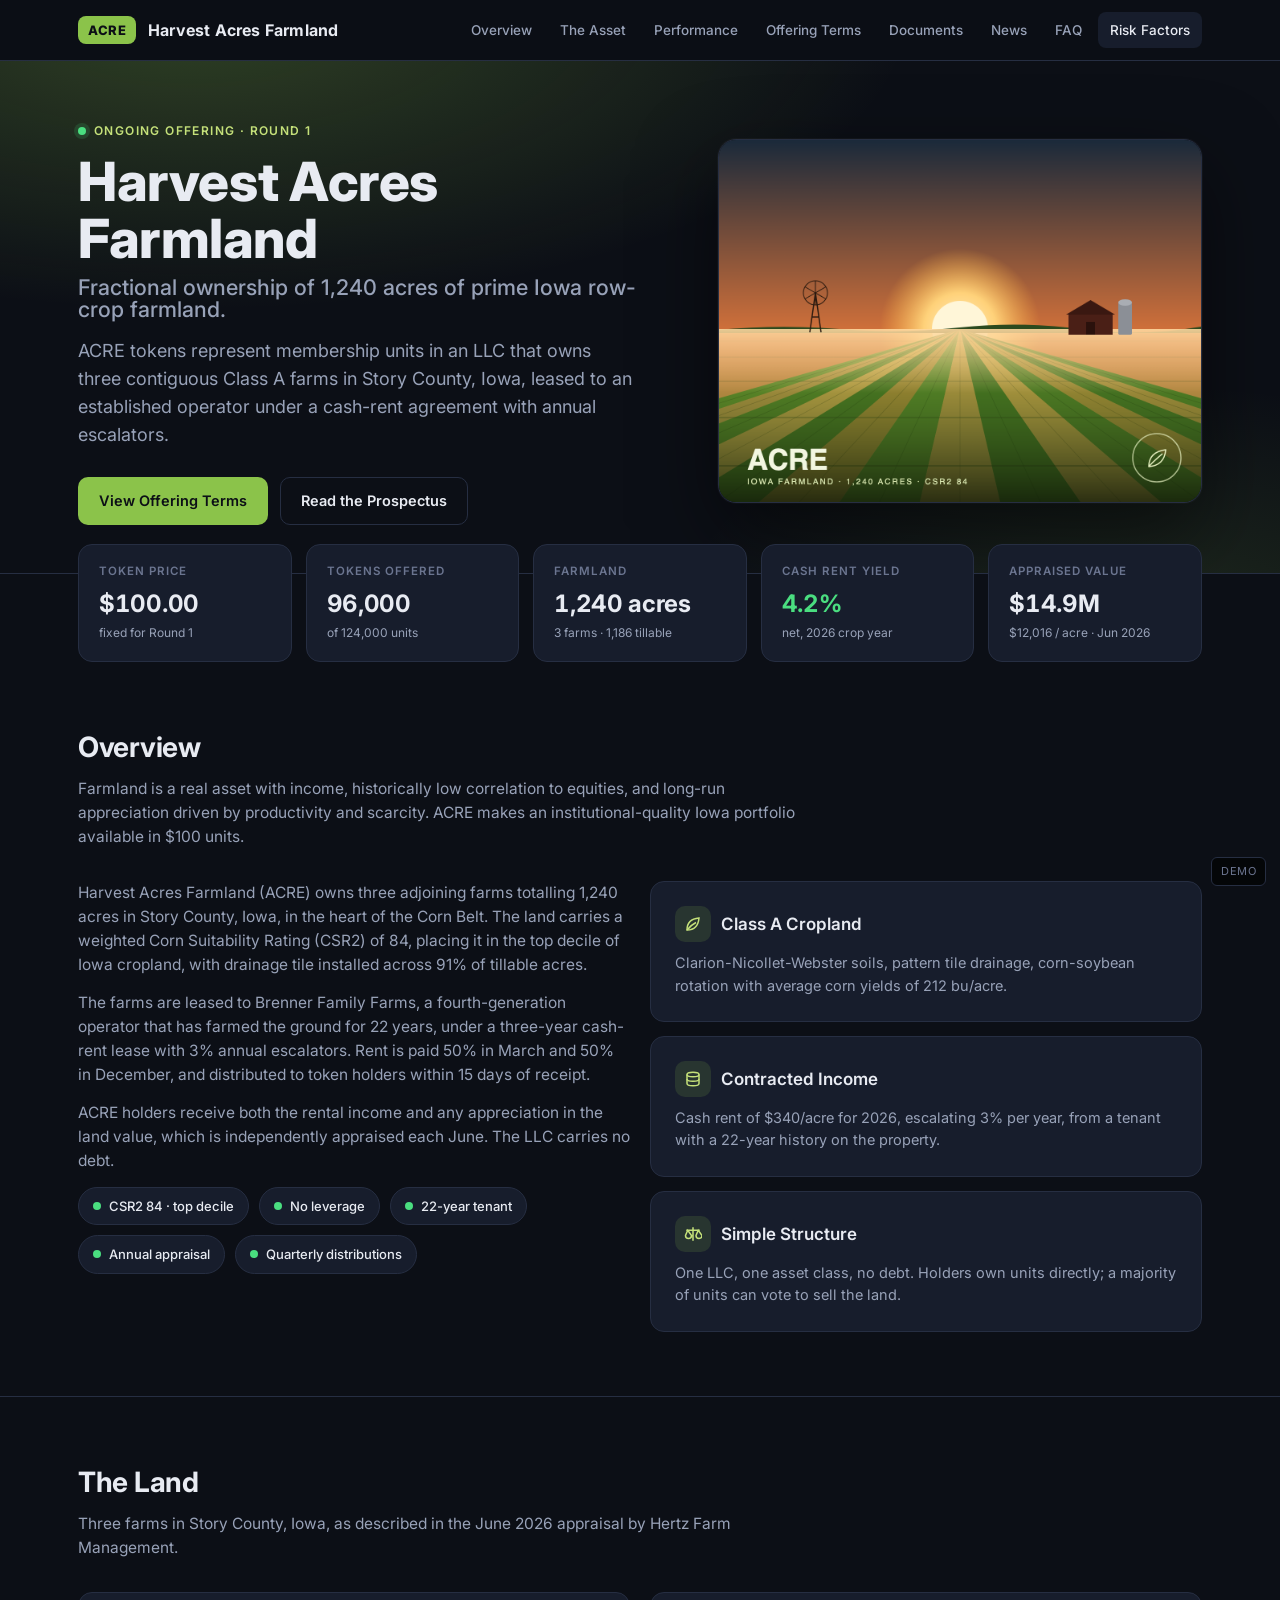
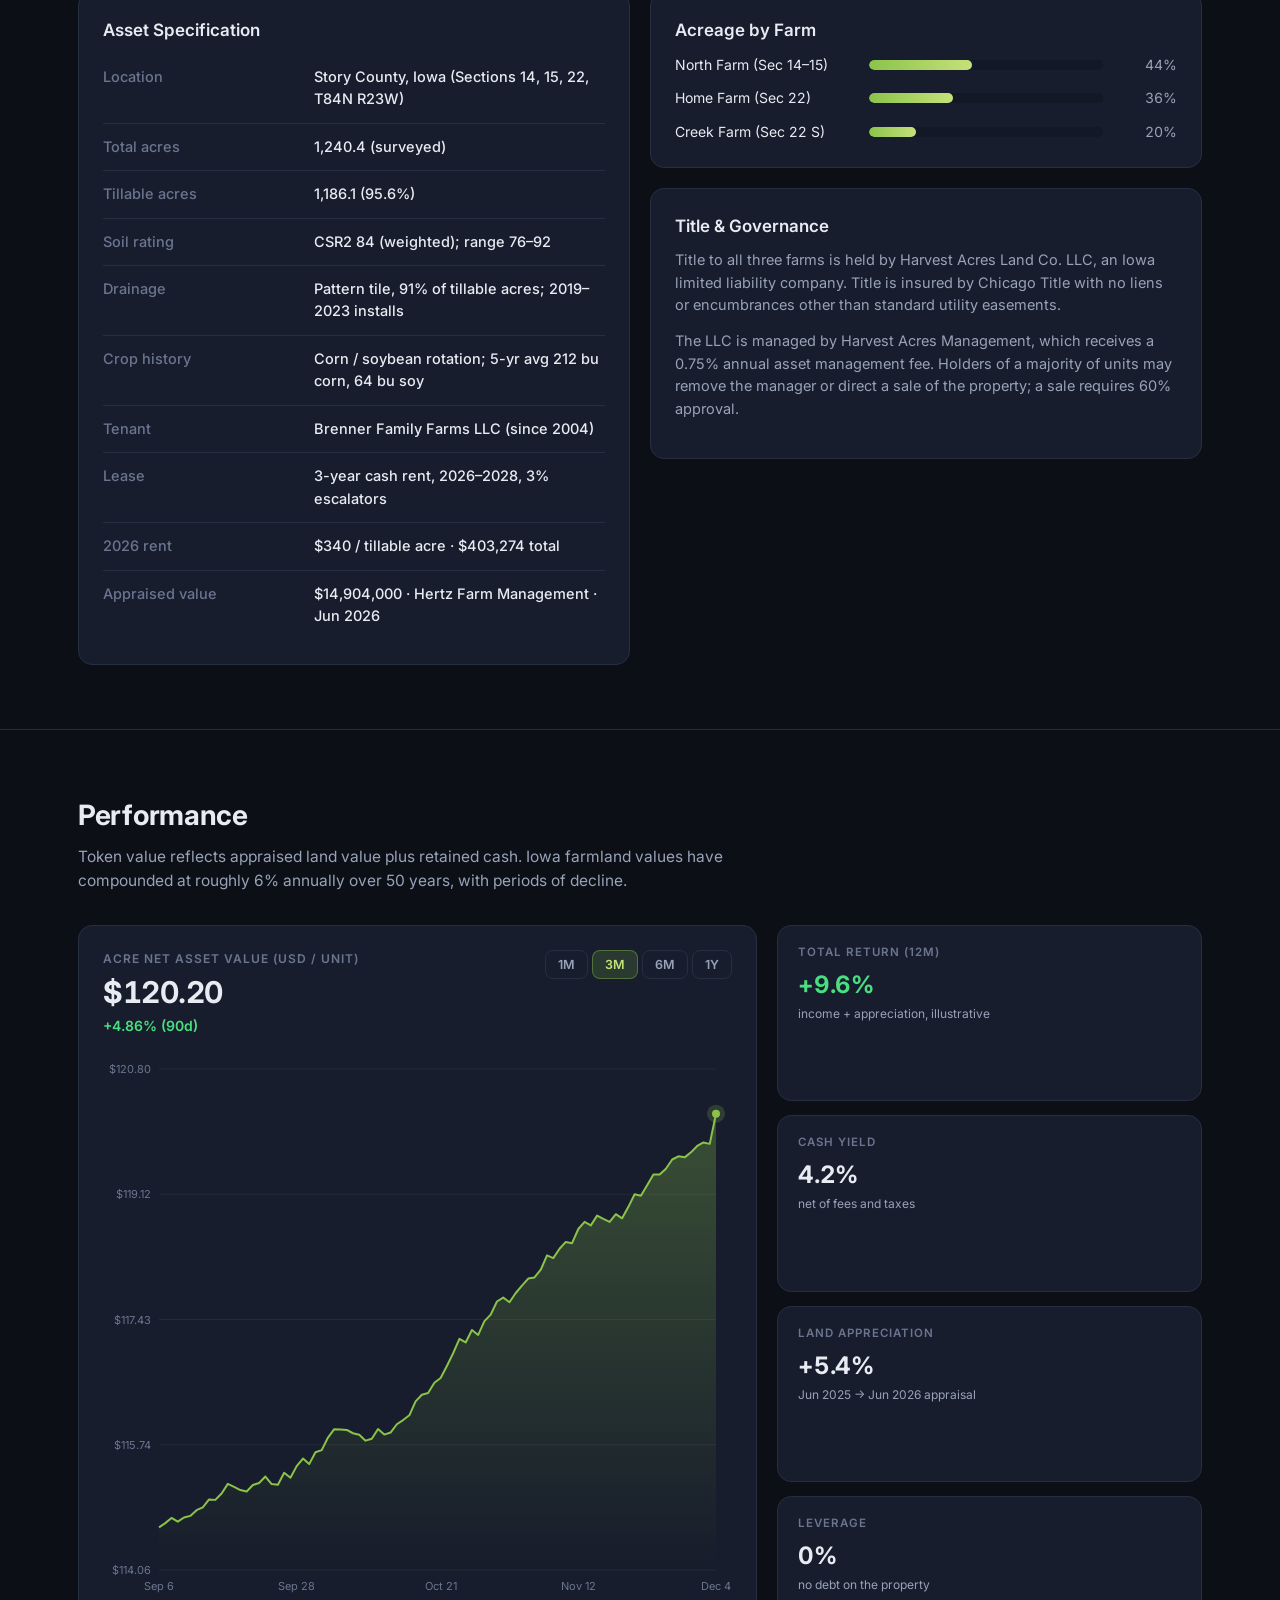
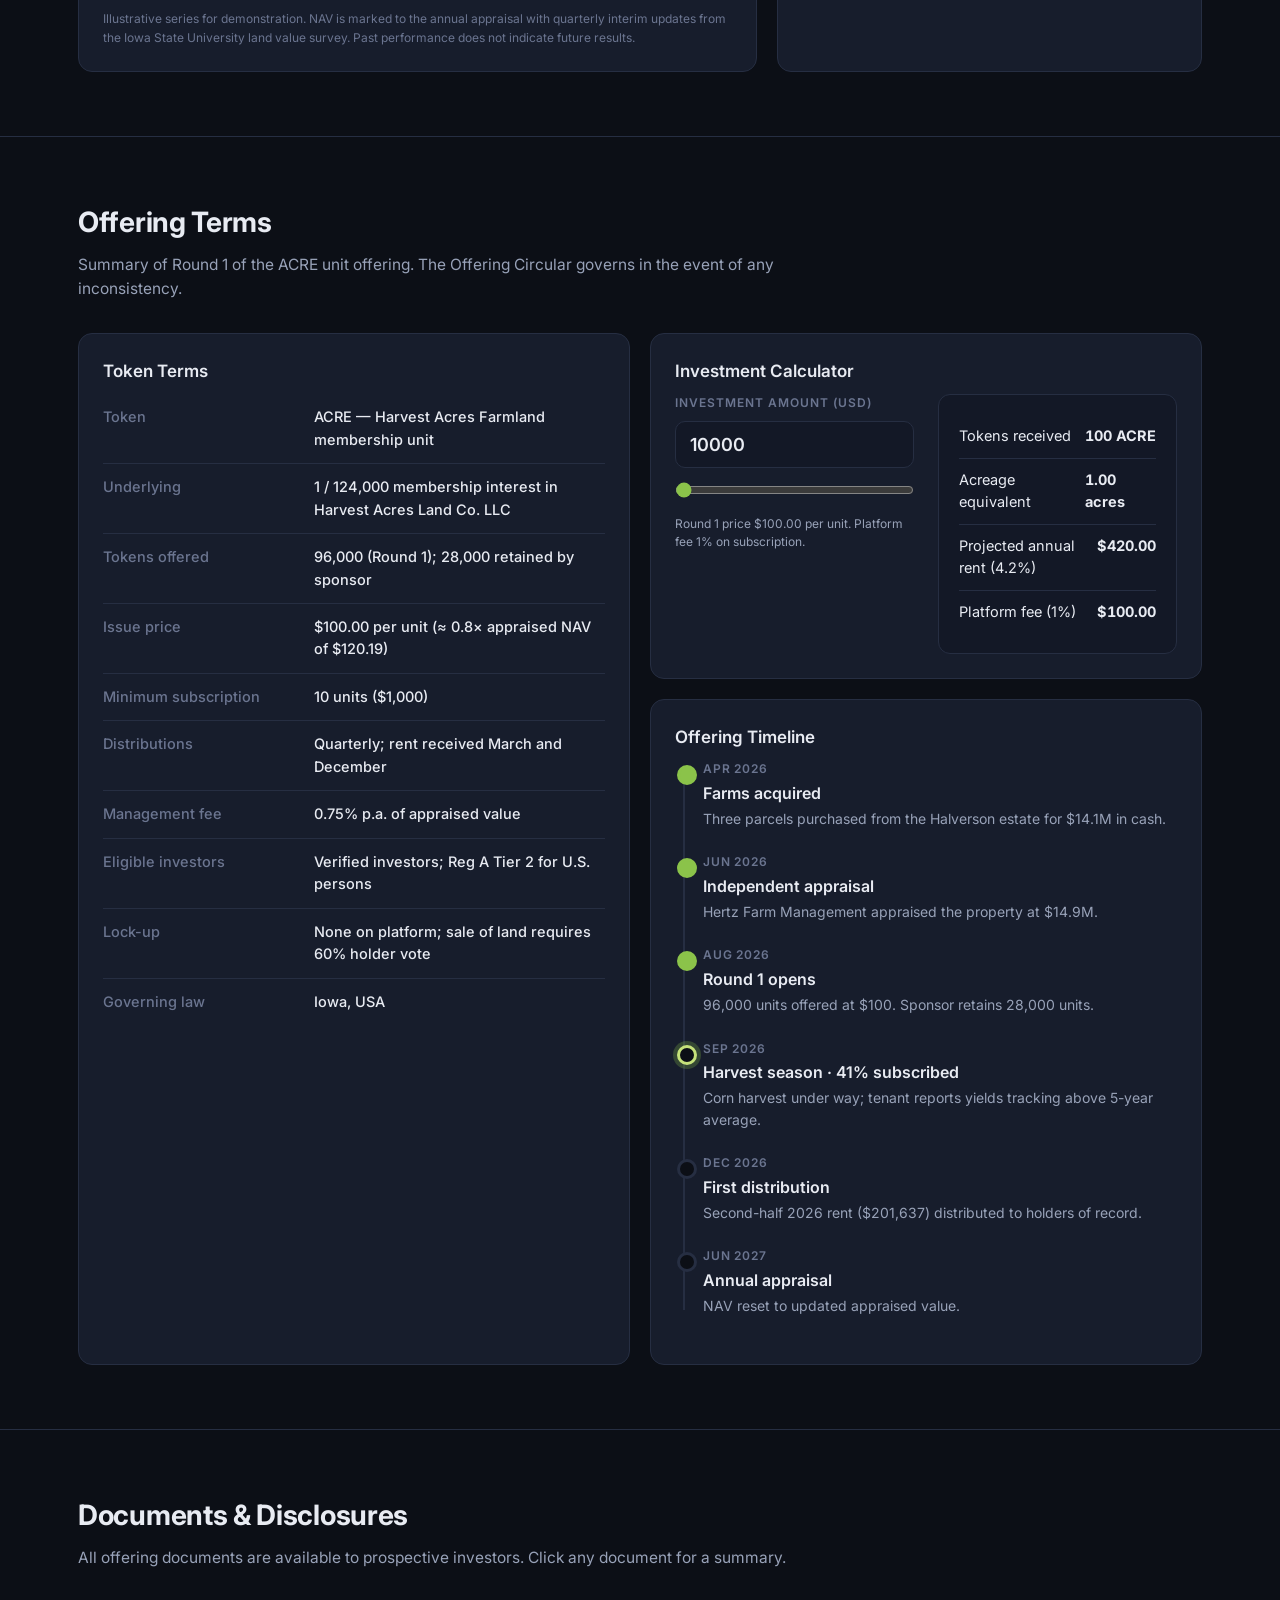
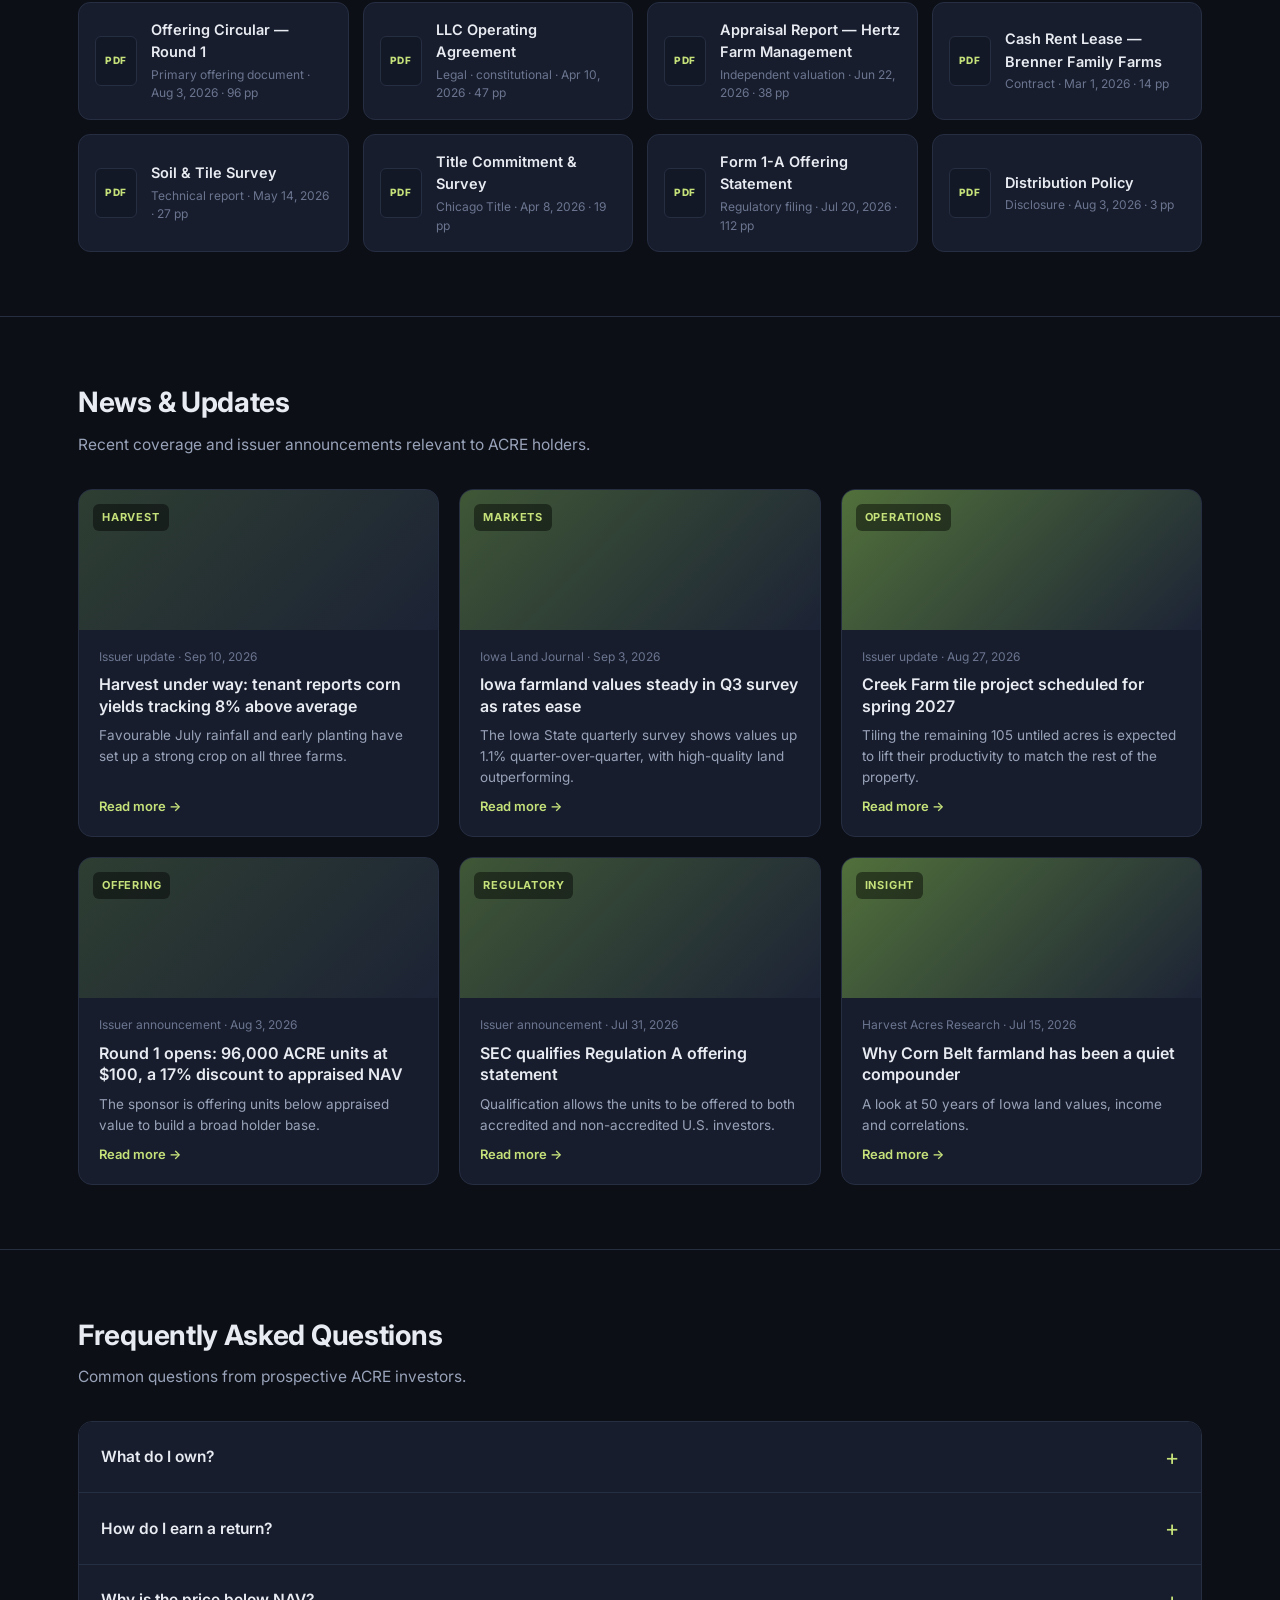
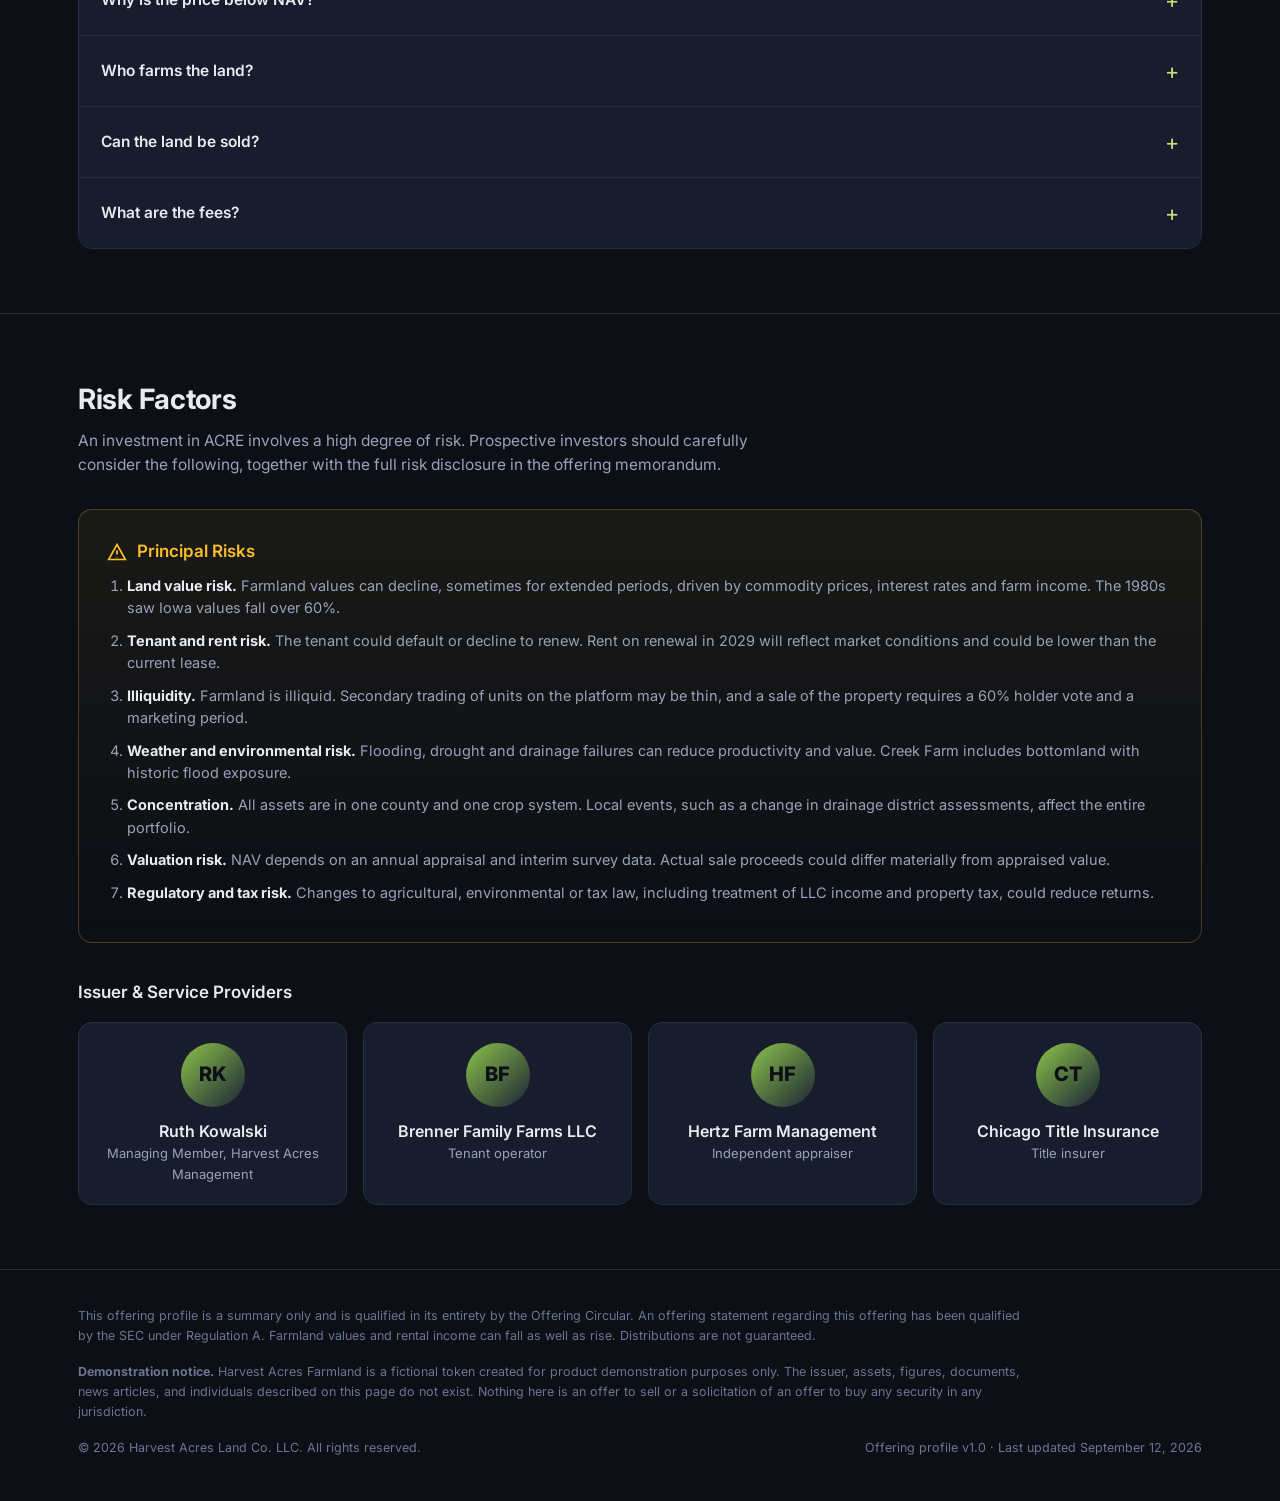
<file: harvest-acres/index.html>
<!DOCTYPE html>
<html lang="en"><head>
<meta charset="utf-8"><meta name="viewport" content="width=device-width,initial-scale=1">
<title>Harvest Acres Farmland (ACRE) — Offering Profile</title>
<meta name="description" content="Fractional ownership of 1,240 acres of prime Iowa row-crop farmland.">
<link rel="preconnect" href="https://fonts.googleapis.com"><link href="https://fonts.googleapis.com/css2?family=Inter:wght@400;500;600;700;800&display=swap" rel="stylesheet">
<link rel="stylesheet" href="../assets/site.css">
<style>:root{--accent:#8bc34a;--accent2:#c5e17a;--accent-rgb:139,195,74}</style>
</head><body>
<header class="topbar"><div class="wrap">
  <div class="brand"><span class="sym">ACRE</span><span>Harvest Acres Farmland</span></div>
  <nav class="nav"><a href="#overview">Overview</a><a href="#asset">The Asset</a><a href="#performance">Performance</a><a href="#terms">Offering Terms</a><a href="#documents">Documents</a><a href="#news">News</a><a href="#faq">FAQ</a><a href="#risks">Risk Factors</a></nav>
</div></header>

<div class="hero"><div class="hero-bg"></div><div class="wrap">
  <div>
    <div class="eyebrow"><span class="dot"></span>Ongoing Offering · Round 1</div>
    <h1>Harvest Acres Farmland<small>Fractional ownership of 1,240 acres of prime Iowa row-crop farmland.</small></h1>
    <p class="lede">ACRE tokens represent membership units in an LLC that owns three contiguous Class A farms in Story County, Iowa, leased to an established operator under a cash-rent agreement with annual escalators.</p>
    <div class="cta"><a class="btn btn-primary" href="#terms">View Offering Terms</a><a class="btn btn-ghost" href="#documents">Read the Prospectus</a></div>
  </div>
  <div class="hero-img"><img src="acre.png" alt="Harvest Acres Farmland artwork"></div>
</div></div>

<div class="wrap"><div class="stats">
  <div class="stat"><div class="k">Token Price</div><div class="v ">$100.00</div><div class="s">fixed for Round 1</div></div>
  <div class="stat"><div class="k">Tokens Offered</div><div class="v ">96,000</div><div class="s">of 124,000 units</div></div>
  <div class="stat"><div class="k">Farmland</div><div class="v ">1,240 acres</div><div class="s">3 farms · 1,186 tillable</div></div>
  <div class="stat"><div class="k">Cash Rent Yield</div><div class="v up">4.2%</div><div class="s">net, 2026 crop year</div></div>
  <div class="stat"><div class="k">Appraised Value</div><div class="v ">$14.9M</div><div class="s">$12,016 / acre · Jun 2026</div></div>
</div></div>

<section id="overview"><div class="wrap">
  <h2>Overview</h2><p class="sub">Farmland is a real asset with income, historically low correlation to equities, and long-run appreciation driven by productivity and scarcity. ACRE makes an institutional-quality Iowa portfolio available in $100 units.</p>
  <div class="grid g2">
    <div class="prose reveal"><p>Harvest Acres Farmland (ACRE) owns three adjoining farms totalling 1,240 acres in Story County, Iowa, in the heart of the Corn Belt. The land carries a weighted Corn Suitability Rating (CSR2) of 84, placing it in the top decile of Iowa cropland, with drainage tile installed across 91% of tillable acres.</p><p>The farms are leased to Brenner Family Farms, a fourth-generation operator that has farmed the ground for 22 years, under a three-year cash-rent lease with 3% annual escalators. Rent is paid 50% in March and 50% in December, and distributed to token holders within 15 days of receipt.</p><p>ACRE holders receive both the rental income and any appreciation in the land value, which is independently appraised each June. The LLC carries no debt.</p>
      <div class="badges" style="margin-top:8px"><span class="badge"><i></i>CSR2 84 · top decile</span><span class="badge"><i></i>No leverage</span><span class="badge"><i></i>22-year tenant</span><span class="badge"><i></i>Annual appraisal</span><span class="badge"><i></i>Quarterly distributions</span></div>
    </div>
    <div class="grid" style="gap:14px">
      <div class="card reveal"><h3><span class="icon"><svg viewBox="0 0 24 24" fill="none" stroke="currentColor" stroke-width="2"><path d="M4 20c0-9 5-15 16-16-1 11-7 16-16 16z"/><path d="M4 20c4-5 8-8 12-10"/></svg></span>Class A Cropland</h3><p style="margin:0;font-size:14.5px">Clarion-Nicollet-Webster soils, pattern tile drainage, corn-soybean rotation with average corn yields of 212 bu/acre.</p></div><div class="card reveal"><h3><span class="icon"><svg viewBox="0 0 24 24" fill="none" stroke="currentColor" stroke-width="2"><ellipse cx="12" cy="6" rx="8" ry="3"/><path d="M4 6v6c0 1.7 3.6 3 8 3s8-1.3 8-3V6"/><path d="M4 12v6c0 1.7 3.6 3 8 3s8-1.3 8-3v-6"/></svg></span>Contracted Income</h3><p style="margin:0;font-size:14.5px">Cash rent of $340/acre for 2026, escalating 3% per year, from a tenant with a 22-year history on the property.</p></div><div class="card reveal"><h3><span class="icon"><svg viewBox="0 0 24 24" fill="none" stroke="currentColor" stroke-width="2"><path d="M12 3v18M3 7h18M5 7l-3 7a4 4 0 008 0zM19 7l-3 7a4 4 0 008 0z"/></svg></span>Simple Structure</h3><p style="margin:0;font-size:14.5px">One LLC, one asset class, no debt. Holders own units directly; a majority of units can vote to sell the land.</p></div>
    </div>
  </div>
</div></section>

<section id="asset"><div class="wrap">
  <h2>The Land</h2><p class="sub">Three farms in Story County, Iowa, as described in the June 2026 appraisal by Hertz Farm Management.</p>
  <div class="grid g2">
    <div class="card reveal"><h3>Asset Specification</h3><table class="kv"><tr><td>Location</td><td>Story County, Iowa (Sections 14, 15, 22, T84N R23W)</td></tr><tr><td>Total acres</td><td>1,240.4 (surveyed)</td></tr><tr><td>Tillable acres</td><td>1,186.1 (95.6%)</td></tr><tr><td>Soil rating</td><td>CSR2 84 (weighted); range 76–92</td></tr><tr><td>Drainage</td><td>Pattern tile, 91% of tillable acres; 2019–2023 installs</td></tr><tr><td>Crop history</td><td>Corn / soybean rotation; 5-yr avg 212 bu corn, 64 bu soy</td></tr><tr><td>Tenant</td><td>Brenner Family Farms LLC (since 2004)</td></tr><tr><td>Lease</td><td>3-year cash rent, 2026–2028, 3% escalators</td></tr><tr><td>2026 rent</td><td>$340 / tillable acre · $403,274 total</td></tr><tr><td>Appraised value</td><td>$14,904,000 · Hertz Farm Management · Jun 2026</td></tr></table></div>
    <div>
      <div class="card reveal" style="margin-bottom:20px"><h3>Acreage by Farm</h3><div class="bars"><div class="bar"><span>North Farm (Sec 14–15)</span><div class="track"><div class="fill" data-w="44"></div></div><span class="pct">44%</span></div><div class="bar"><span>Home Farm (Sec 22)</span><div class="track"><div class="fill" data-w="36"></div></div><span class="pct">36%</span></div><div class="bar"><span>Creek Farm (Sec 22 S)</span><div class="track"><div class="fill" data-w="20"></div></div><span class="pct">20%</span></div></div></div>
      <div class="card reveal"><h3>Title &amp; Governance</h3><p style="font-size:14.5px">Title to all three farms is held by Harvest Acres Land Co. LLC, an Iowa limited liability company. Title is insured by Chicago Title with no liens or encumbrances other than standard utility easements.</p><p style="font-size:14.5px">The LLC is managed by Harvest Acres Management, which receives a 0.75% annual asset management fee. Holders of a majority of units may remove the manager or direct a sale of the property; a sale requires 60% approval.</p></div>
    </div>
  </div>
</div></section>

<section id="performance"><div class="wrap">
  <h2>Performance</h2><p class="sub">Token value reflects appraised land value plus retained cash. Iowa farmland values have compounded at roughly 6% annually over 50 years, with periods of decline.</p>
  <div class="grid g2" style="grid-template-columns:1.6fr 1fr">
    <div class="chart-wrap reveal">
      <div class="chart-head"><div><div style="font-size:12px;color:var(--dim);font-weight:600;letter-spacing:1px;text-transform:uppercase">ACRE Net Asset Value (USD / unit)</div><div class="big" id="chartPrice">—</div><div class="chg" id="chartChg">—</div></div>
      <div class="ranges"><button data-r="30">1M</button><button data-r="90" class="active">3M</button><button data-r="180">6M</button><button data-r="365">1Y</button></div></div>
      <canvas id="priceChart" height="260"></canvas>
      <div class="chart-note">Illustrative series for demonstration. NAV is marked to the annual appraisal with quarterly interim updates from the Iowa State University land value survey. Past performance does not indicate future results.</div>
    </div>
    <div class="grid" style="gap:14px">
      <div class="stat reveal"><div class="k">Total Return (12M)</div><div class="v up">+9.6%</div><div class="s">income + appreciation, illustrative</div></div><div class="stat reveal"><div class="k">Cash Yield</div><div class="v ">4.2%</div><div class="s">net of fees and taxes</div></div><div class="stat reveal"><div class="k">Land Appreciation</div><div class="v ">+5.4%</div><div class="s">Jun 2025 → Jun 2026 appraisal</div></div><div class="stat reveal"><div class="k">Leverage</div><div class="v ">0%</div><div class="s">no debt on the property</div></div>
    </div>
  </div>
</div></section>

<section id="terms"><div class="wrap">
  <h2>Offering Terms</h2><p class="sub">Summary of Round 1 of the ACRE unit offering. The Offering Circular governs in the event of any inconsistency.</p>
  <div class="grid g2">
    <div class="card reveal"><h3>Token Terms</h3><table class="kv"><tr><td>Token</td><td>ACRE — Harvest Acres Farmland membership unit</td></tr><tr><td>Underlying</td><td>1 / 124,000 membership interest in Harvest Acres Land Co. LLC</td></tr><tr><td>Tokens offered</td><td>96,000 (Round 1); 28,000 retained by sponsor</td></tr><tr><td>Issue price</td><td>$100.00 per unit (≈ 0.8× appraised NAV of $120.19)</td></tr><tr><td>Minimum subscription</td><td>10 units ($1,000)</td></tr><tr><td>Distributions</td><td>Quarterly; rent received March and December</td></tr><tr><td>Management fee</td><td>0.75% p.a. of appraised value</td></tr><tr><td>Eligible investors</td><td>Verified investors; Reg A Tier 2 for U.S. persons</td></tr><tr><td>Lock-up</td><td>None on platform; sale of land requires 60% holder vote</td></tr><tr><td>Governing law</td><td>Iowa, USA</td></tr></table></div>
    <div>
      <div class="card reveal" style="margin-bottom:20px"><h3>Investment Calculator</h3>
        <div class="calc">
          <div><label for="calcAmt">Investment amount (USD)</label><input type="number" id="calcAmt" min="1000" max="2000000" step="100" value="10000"><input type="range" id="calcRange" min="1000" max="2000000" step="100" value="10000" style="margin-top:14px"><p style="font-size:12px;margin-top:10px">Round 1 price $100.00 per unit. Platform fee 1% on subscription.</p></div>
          <div class="out"><div class="row"><span>Tokens received</span><b id="calcTokens">—</b></div><div class="row"><span>Acreage equivalent</span><b id="calcUnits">—</b></div><div class="row"><span>Projected annual rent (4.2%)</span><b id="calcYield">—</b></div><div class="row"><span>Platform fee (1%)</span><b id="calcFee">—</b></div></div>
        </div></div>
      <div class="card reveal"><h3>Offering Timeline</h3><div class="timeline"><div class="tl done"><div class="d">Apr 2026</div><div class="t">Farms acquired</div><p>Three parcels purchased from the Halverson estate for $14.1M in cash.</p></div><div class="tl done"><div class="d">Jun 2026</div><div class="t">Independent appraisal</div><p>Hertz Farm Management appraised the property at $14.9M.</p></div><div class="tl done"><div class="d">Aug 2026</div><div class="t">Round 1 opens</div><p>96,000 units offered at $100. Sponsor retains 28,000 units.</p></div><div class="tl now"><div class="d">Sep 2026</div><div class="t">Harvest season · 41% subscribed</div><p>Corn harvest under way; tenant reports yields tracking above 5-year average.</p></div><div class="tl "><div class="d">Dec 2026</div><div class="t">First distribution</div><p>Second-half 2026 rent ($201,637) distributed to holders of record.</p></div><div class="tl "><div class="d">Jun 2027</div><div class="t">Annual appraisal</div><p>NAV reset to updated appraised value.</p></div></div></div>
    </div>
  </div>
</div></section>

<section id="documents"><div class="wrap">
  <h2>Documents &amp; Disclosures</h2><p class="sub">All offering documents are available to prospective investors. Click any document for a summary.</p>
  <div class="docs"><a class="doc reveal" href="#" data-i="0"><div class="ft">PDF</div><div><div class="n">Offering Circular — Round 1</div><div class="m">Primary offering document · Aug 3, 2026 · 96 pp</div></div></a><a class="doc reveal" href="#" data-i="1"><div class="ft">PDF</div><div><div class="n">LLC Operating Agreement</div><div class="m">Legal · constitutional · Apr 10, 2026 · 47 pp</div></div></a><a class="doc reveal" href="#" data-i="2"><div class="ft">PDF</div><div><div class="n">Appraisal Report — Hertz Farm Management</div><div class="m">Independent valuation · Jun 22, 2026 · 38 pp</div></div></a><a class="doc reveal" href="#" data-i="3"><div class="ft">PDF</div><div><div class="n">Cash Rent Lease — Brenner Family Farms</div><div class="m">Contract · Mar 1, 2026 · 14 pp</div></div></a><a class="doc reveal" href="#" data-i="4"><div class="ft">PDF</div><div><div class="n">Soil &amp; Tile Survey</div><div class="m">Technical report · May 14, 2026 · 27 pp</div></div></a><a class="doc reveal" href="#" data-i="5"><div class="ft">PDF</div><div><div class="n">Title Commitment &amp; Survey</div><div class="m">Chicago Title · Apr 8, 2026 · 19 pp</div></div></a><a class="doc reveal" href="#" data-i="6"><div class="ft">PDF</div><div><div class="n">Form 1-A Offering Statement</div><div class="m">Regulatory filing · Jul 20, 2026 · 112 pp</div></div></a><a class="doc reveal" href="#" data-i="7"><div class="ft">PDF</div><div><div class="n">Distribution Policy</div><div class="m">Disclosure · Aug 3, 2026 · 3 pp</div></div></a></div>
</div></section>

<section id="news"><div class="wrap">
  <h2>News &amp; Updates</h2><p class="sub">Recent coverage and issuer announcements relevant to ACRE holders.</p>
  <div class="news"><div class="article reveal" data-i="0"><div class="thumb" style="background:linear-gradient(135deg,rgba(var(--accent-rgb),0.2),var(--card2))"><span>Harvest</span></div><div class="body"><div class="meta">Issuer update · Sep 10, 2026</div><h3>Harvest under way: tenant reports corn yields tracking 8% above average</h3><p>Favourable July rainfall and early planting have set up a strong crop on all three farms.</p><span class="more">Read more →</span></div></div><div class="article reveal" data-i="1"><div class="thumb" style="background:linear-gradient(135deg,rgba(var(--accent-rgb),0.35),var(--card2))"><span>Markets</span></div><div class="body"><div class="meta">Iowa Land Journal · Sep 3, 2026</div><h3>Iowa farmland values steady in Q3 survey as rates ease</h3><p>The Iowa State quarterly survey shows values up 1.1% quarter-over-quarter, with high-quality land outperforming.</p><span class="more">Read more →</span></div></div><div class="article reveal" data-i="2"><div class="thumb" style="background:linear-gradient(135deg,rgba(var(--accent-rgb),0.5),var(--card2))"><span>Operations</span></div><div class="body"><div class="meta">Issuer update · Aug 27, 2026</div><h3>Creek Farm tile project scheduled for spring 2027</h3><p>Tiling the remaining 105 untiled acres is expected to lift their productivity to match the rest of the property.</p><span class="more">Read more →</span></div></div><div class="article reveal" data-i="3"><div class="thumb" style="background:linear-gradient(135deg,rgba(var(--accent-rgb),0.2),var(--card2))"><span>Offering</span></div><div class="body"><div class="meta">Issuer announcement · Aug 3, 2026</div><h3>Round 1 opens: 96,000 ACRE units at $100, a 17% discount to appraised NAV</h3><p>The sponsor is offering units below appraised value to build a broad holder base.</p><span class="more">Read more →</span></div></div><div class="article reveal" data-i="4"><div class="thumb" style="background:linear-gradient(135deg,rgba(var(--accent-rgb),0.35),var(--card2))"><span>Regulatory</span></div><div class="body"><div class="meta">Issuer announcement · Jul 31, 2026</div><h3>SEC qualifies Regulation A offering statement</h3><p>Qualification allows the units to be offered to both accredited and non-accredited U.S. investors.</p><span class="more">Read more →</span></div></div><div class="article reveal" data-i="5"><div class="thumb" style="background:linear-gradient(135deg,rgba(var(--accent-rgb),0.5),var(--card2))"><span>Insight</span></div><div class="body"><div class="meta">Harvest Acres Research · Jul 15, 2026</div><h3>Why Corn Belt farmland has been a quiet compounder</h3><p>A look at 50 years of Iowa land values, income and correlations.</p><span class="more">Read more →</span></div></div></div>
</div></section>

<section id="faq"><div class="wrap">
  <h2>Frequently Asked Questions</h2><p class="sub">Common questions from prospective ACRE investors.</p>
  <div class="faq"><div class="q"><button>What do I own?</button><div class="a">A membership unit in Harvest Acres Land Co. LLC, an Iowa LLC that owns the three farms outright with no debt. Each unit is 1/124,000 of the company.</div></div><div class="q"><button>How do I earn a return?</button><div class="a">Two ways: quarterly distributions of net cash rent, and any change in the appraised value of the land, which is reflected in the unit NAV and realised on sale.</div></div><div class="q"><button>Why is the price below NAV?</button><div class="a">The sponsor set the Round 1 price at $100 against a $120.19 appraised NAV to build a broad holder base quickly. Subsequent rounds, if any, will be priced at or near NAV.</div></div><div class="q"><button>Who farms the land?</button><div class="a">Brenner Family Farms, which has leased the ground for 22 years. They pay cash rent and bear all crop risk. If yields are poor, ACRE holders still receive the contracted rent.</div></div><div class="q"><button>Can the land be sold?</button><div class="a">Yes, with a 60% vote of unit holders. The manager may also present offers for a vote. Proceeds after costs are distributed pro-rata.</div></div><div class="q"><button>What are the fees?</button><div class="a">0.75% of appraised value per year to the manager, plus property tax and insurance paid from rent. Platform fee of 1% on subscription. There is no promote or performance fee.</div></div></div>
</div></section>

<section id="risks"><div class="wrap">
  <h2>Risk Factors</h2><p class="sub">An investment in ACRE involves a high degree of risk. Prospective investors should carefully consider the following, together with the full risk disclosure in the offering memorandum.</p>
  <div class="risk reveal"><h3><svg viewBox="0 0 24 24" fill="none" stroke="currentColor" stroke-width="2" width="20" height="20"><path d="M12 3l10 18H2z"/><path d="M12 10v5M12 18v.5"/></svg> Principal Risks</h3><ol><li><b>Land value risk.</b> Farmland values can decline, sometimes for extended periods, driven by commodity prices, interest rates and farm income. The 1980s saw Iowa values fall over 60%.</li><li><b>Tenant and rent risk.</b> The tenant could default or decline to renew. Rent on renewal in 2029 will reflect market conditions and could be lower than the current lease.</li><li><b>Illiquidity.</b> Farmland is illiquid. Secondary trading of units on the platform may be thin, and a sale of the property requires a 60% holder vote and a marketing period.</li><li><b>Weather and environmental risk.</b> Flooding, drought and drainage failures can reduce productivity and value. Creek Farm includes bottomland with historic flood exposure.</li><li><b>Concentration.</b> All assets are in one county and one crop system. Local events, such as a change in drainage district assessments, affect the entire portfolio.</li><li><b>Valuation risk.</b> NAV depends on an annual appraisal and interim survey data. Actual sale proceeds could differ materially from appraised value.</li><li><b>Regulatory and tax risk.</b> Changes to agricultural, environmental or tax law, including treatment of LLC income and property tax, could reduce returns.</li></ol></div>
  <div style="margin-top:36px"><h3 style="margin-bottom:16px">Issuer &amp; Service Providers</h3><div class="team"><div class="person reveal"><div class="avatar">RK</div><div class="n">Ruth Kowalski</div><div class="r">Managing Member, Harvest Acres Management</div></div><div class="person reveal"><div class="avatar">BF</div><div class="n">Brenner Family Farms LLC</div><div class="r">Tenant operator</div></div><div class="person reveal"><div class="avatar">HF</div><div class="n">Hertz Farm Management</div><div class="r">Independent appraiser</div></div><div class="person reveal"><div class="avatar">CT</div><div class="n">Chicago Title Insurance</div><div class="r">Title insurer</div></div></div></div>
</div></section>

<footer><div class="wrap">
  <div class="legal">This offering profile is a summary only and is qualified in its entirety by the Offering Circular. An offering statement regarding this offering has been qualified by the SEC under Regulation A. Farmland values and rental income can fall as well as rise. Distributions are not guaranteed.</div>
  <div class="legal"><b>Demonstration notice.</b> Harvest Acres Farmland is a fictional token created for product demonstration purposes only. The issuer, assets, figures, documents, news articles, and individuals described on this page do not exist. Nothing here is an offer to sell or a solicitation of an offer to buy any security in any jurisdiction.</div>
  <div class="row"><span>© 2026 Harvest Acres Land Co. LLC. All rights reserved.</span><span>Offering profile v1.0 · Last updated September 12, 2026</span></div>
</div></footer>
<div class="demo-tag">DEMO</div>
<script>window.PROFILE={"symbol":"ACRE","chart":{"seed":7712,"points":365,"start":110.4,"end":120.2,"vol":0.0025,"prefix":"$","decimals":2},"news":[{"tag":"Harvest","source":"Issuer update","date":"Sep 10, 2026","title":"Harvest under way: tenant reports corn yields tracking 8% above average","summary":"Favourable July rainfall and early planting have set up a strong crop on all three farms.","body":["Brenner Family Farms began corn harvest on the Home Farm on September 8 and reports early yield monitor readings averaging 228 bushels per acre, roughly 8% above the five-year farm average.","While ACRE holders receive fixed cash rent rather than a share of the crop, strong yields support tenant profitability and the outlook for rent renewals in 2029.","Soybean harvest is expected to begin the last week of September."]},{"tag":"Markets","source":"Iowa Land Journal","date":"Sep 3, 2026","title":"Iowa farmland values steady in Q3 survey as rates ease","summary":"The Iowa State quarterly survey shows values up 1.1% quarter-over-quarter, with high-quality land outperforming.","body":["Average Iowa farmland values rose 1.1% in the third quarter according to the Iowa State University survey, with high-CSR land in central counties leading. Respondents cited lower interest rates and limited supply of land coming to market.","Story County was among the counties reporting the strongest interest from institutional and fractional buyers."]},{"tag":"Operations","source":"Issuer update","date":"Aug 27, 2026","title":"Creek Farm tile project scheduled for spring 2027","summary":"Tiling the remaining 105 untiled acres is expected to lift their productivity to match the rest of the property.","body":["The manager has contracted with Central Iowa Drainage to install pattern tile on the 105 acres of Creek Farm bottomland following the 2026 harvest. The $178,000 project will be funded from the working capital reserve.","Tiled ground in the area has historically commanded a 10–15% rent premium and a corresponding uplift in appraised value."]},{"tag":"Offering","source":"Issuer announcement","date":"Aug 3, 2026","title":"Round 1 opens: 96,000 ACRE units at $100, a 17% discount to appraised NAV","summary":"The sponsor is offering units below appraised value to build a broad holder base.","body":["Harvest Acres Land Co. LLC has opened Round 1 of its unit offering. 96,000 units are available at $100.00, compared with an appraised net asset value of $120.19 per unit.","The sponsor, which retains 28,000 units, said the discount reflects its desire to establish a broad and liquid holder base on the platform."]},{"tag":"Regulatory","source":"Issuer announcement","date":"Jul 31, 2026","title":"SEC qualifies Regulation A offering statement","summary":"Qualification allows the units to be offered to both accredited and non-accredited U.S. investors.","body":["The SEC has qualified the Form 1-A offering statement for Harvest Acres Land Co. LLC under Regulation A Tier 2, permitting the sale of up to $9.6 million of units to U.S. investors, including non-accredited investors subject to investment limits."]},{"tag":"Insight","source":"Harvest Acres Research","date":"Jul 15, 2026","title":"Why Corn Belt farmland has been a quiet compounder","summary":"A look at 50 years of Iowa land values, income and correlations.","body":["Iowa farmland has returned roughly 10% per year over the past five decades when income and appreciation are combined, with only two sustained drawdowns: the 1980s farm crisis and the 2014–2019 commodity downturn.","Returns have shown low correlation with equities and a positive relationship with inflation, which is the basis for its role in institutional real-asset allocations."]}],"docs":[{"name":"Offering Circular — Round 1","type":"Primary offering document","date":"Aug 3, 2026","pages":96,"summary":["Describes the offering of up to 96,000 membership units of Harvest Acres Land Co. LLC, the property, the lease, management, fees, distributions, voting rights, and risk factors.","Use of proceeds: repayment of the sponsor's acquisition bridge ($9.4M), working capital reserve ($150K), offering costs."]},{"name":"LLC Operating Agreement","type":"Legal · constitutional","date":"Apr 10, 2026","pages":47,"summary":["Governs the rights of unit holders, manager duties and removal (majority vote), sale of the property (60% vote), distributions and transfer restrictions."]},{"name":"Appraisal Report — Hertz Farm Management","type":"Independent valuation","date":"Jun 22, 2026","pages":38,"summary":["Sales-comparison and income approaches yield a reconciled value of $14,904,000, or $12,016 per acre. Comparable sales within 12 miles ranged from $10,800 to $13,400 per acre."]},{"name":"Cash Rent Lease — Brenner Family Farms","type":"Contract","date":"Mar 1, 2026","pages":14,"summary":["Three-year lease for crop years 2026–2028 at $340/$350/$361 per tillable acre. Tenant responsible for all inputs and conservation compliance; landlord responsible for tile and property tax."]},{"name":"Soil & Tile Survey","type":"Technical report","date":"May 14, 2026","pages":27,"summary":["CSR2 map and tile-line survey for all three farms. 91% of tillable acres pattern-tiled at 60–80 ft spacing; remaining 9% (Creek Farm bottomland) scheduled for tile in 2027."]},{"name":"Title Commitment & Survey","type":"Chicago Title","date":"Apr 8, 2026","pages":19,"summary":["Owner's policy for $14.1M. Exceptions limited to a rural electric cooperative easement and county drainage district assessment."]},{"name":"Form 1-A Offering Statement","type":"Regulatory filing","date":"Jul 20, 2026","pages":112,"summary":["Regulation A Tier 2 offering statement qualified by the SEC on July 31, 2026. Reproduced for investor convenience."]},{"name":"Distribution Policy","type":"Disclosure","date":"Aug 3, 2026","pages":3,"summary":["Net rent after property tax, insurance, management fee and reserve contribution is distributed quarterly. Target payout ratio 95%."]}],"calc":{"min":1000,"max":2000000,"default":10000,"price":100,"feePct":1,"tokenDecimals":0}};
window.PROFILE.calc.unitLabel=function(t){return (t/124000*1240.4).toFixed(2)+' acres'};
window.PROFILE.calc.yieldLabel=function(v){return '$'+(v*0.042).toFixed(2)};</script>
<script src="../assets/site.js"></script>
</body></html>
</file>
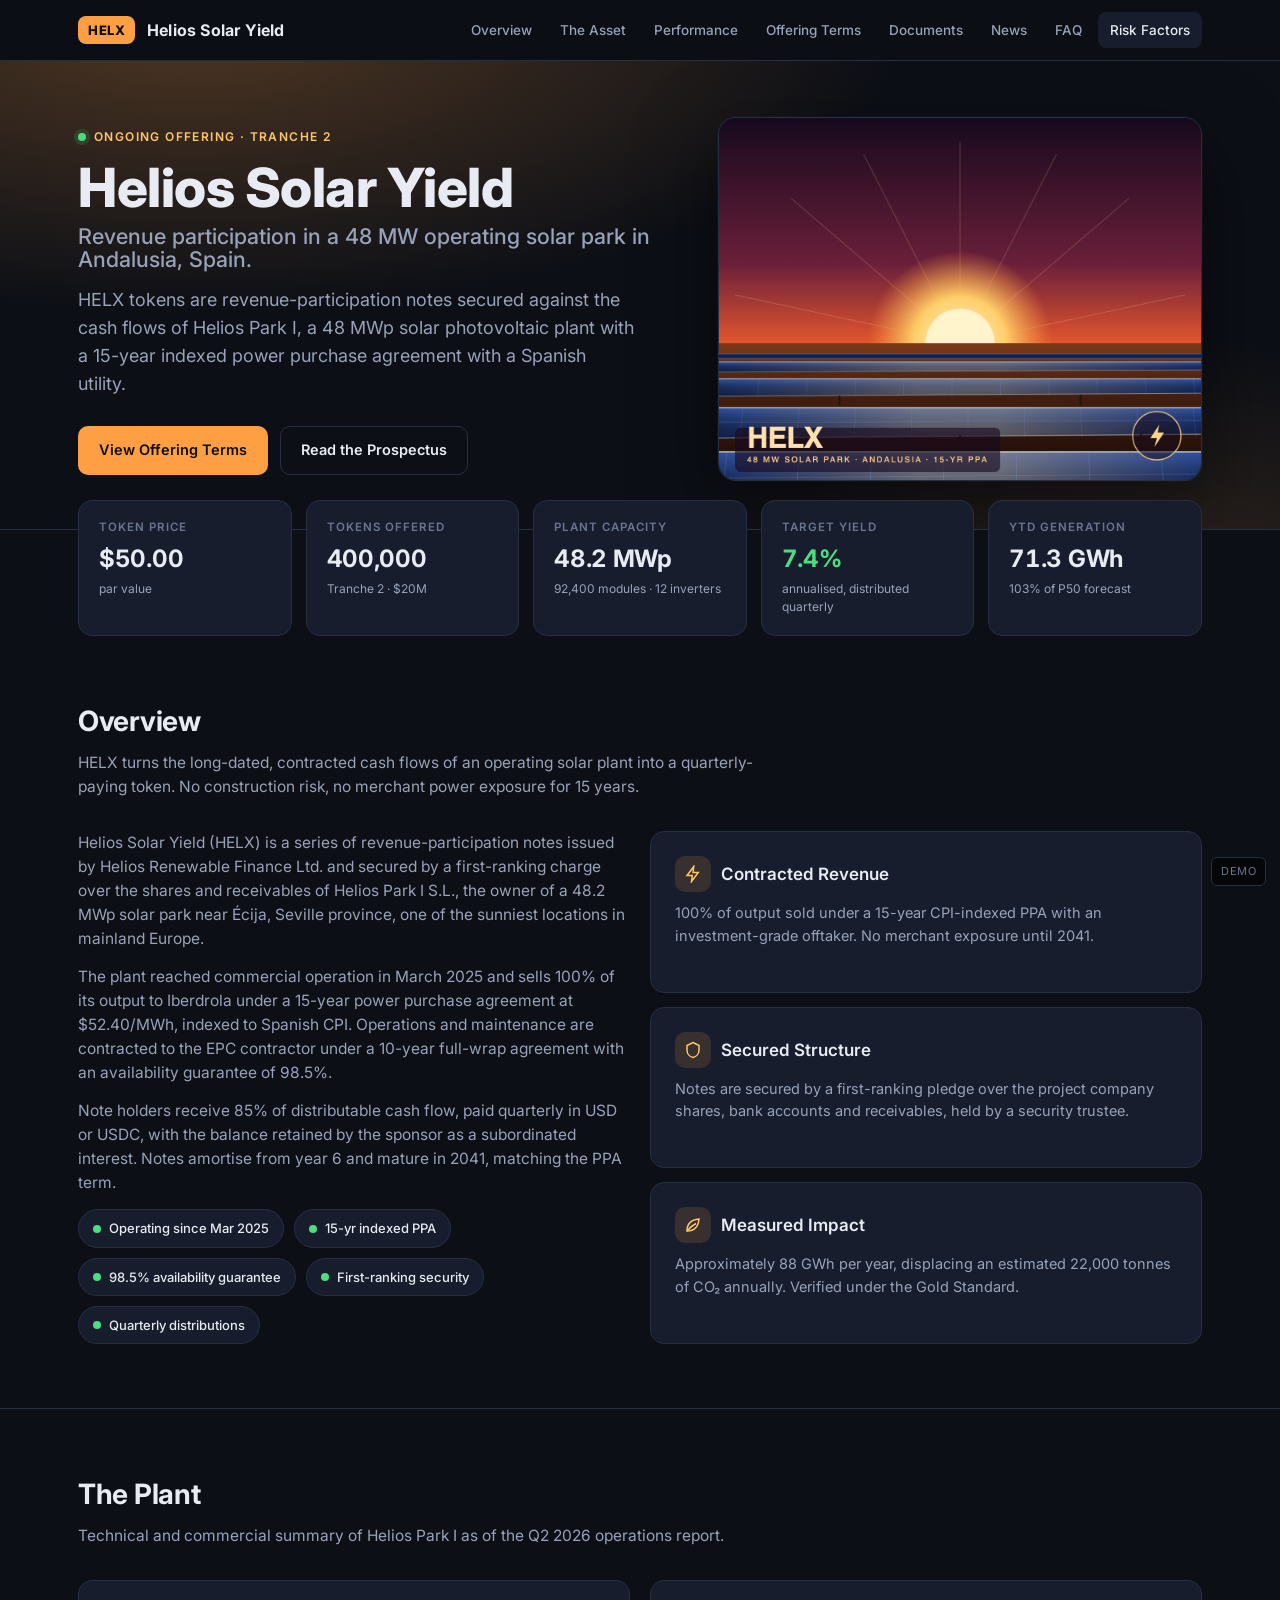
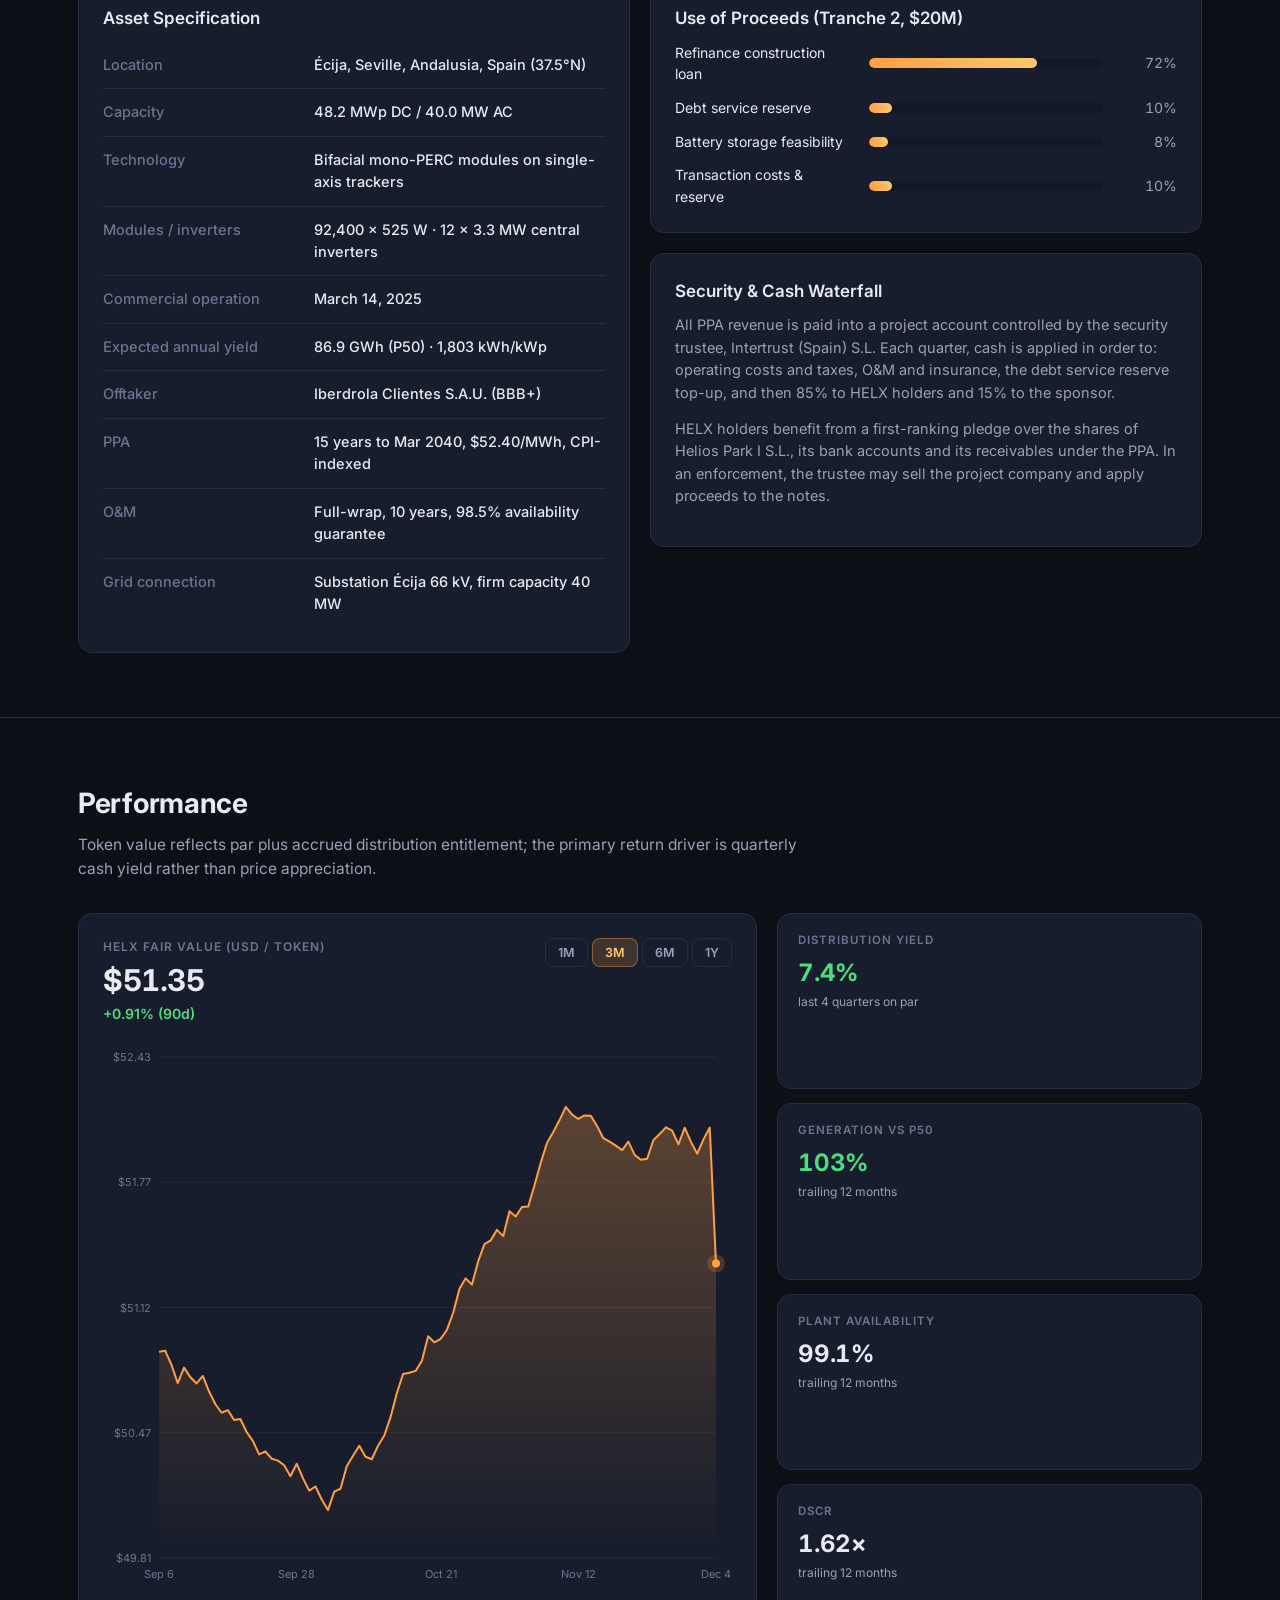
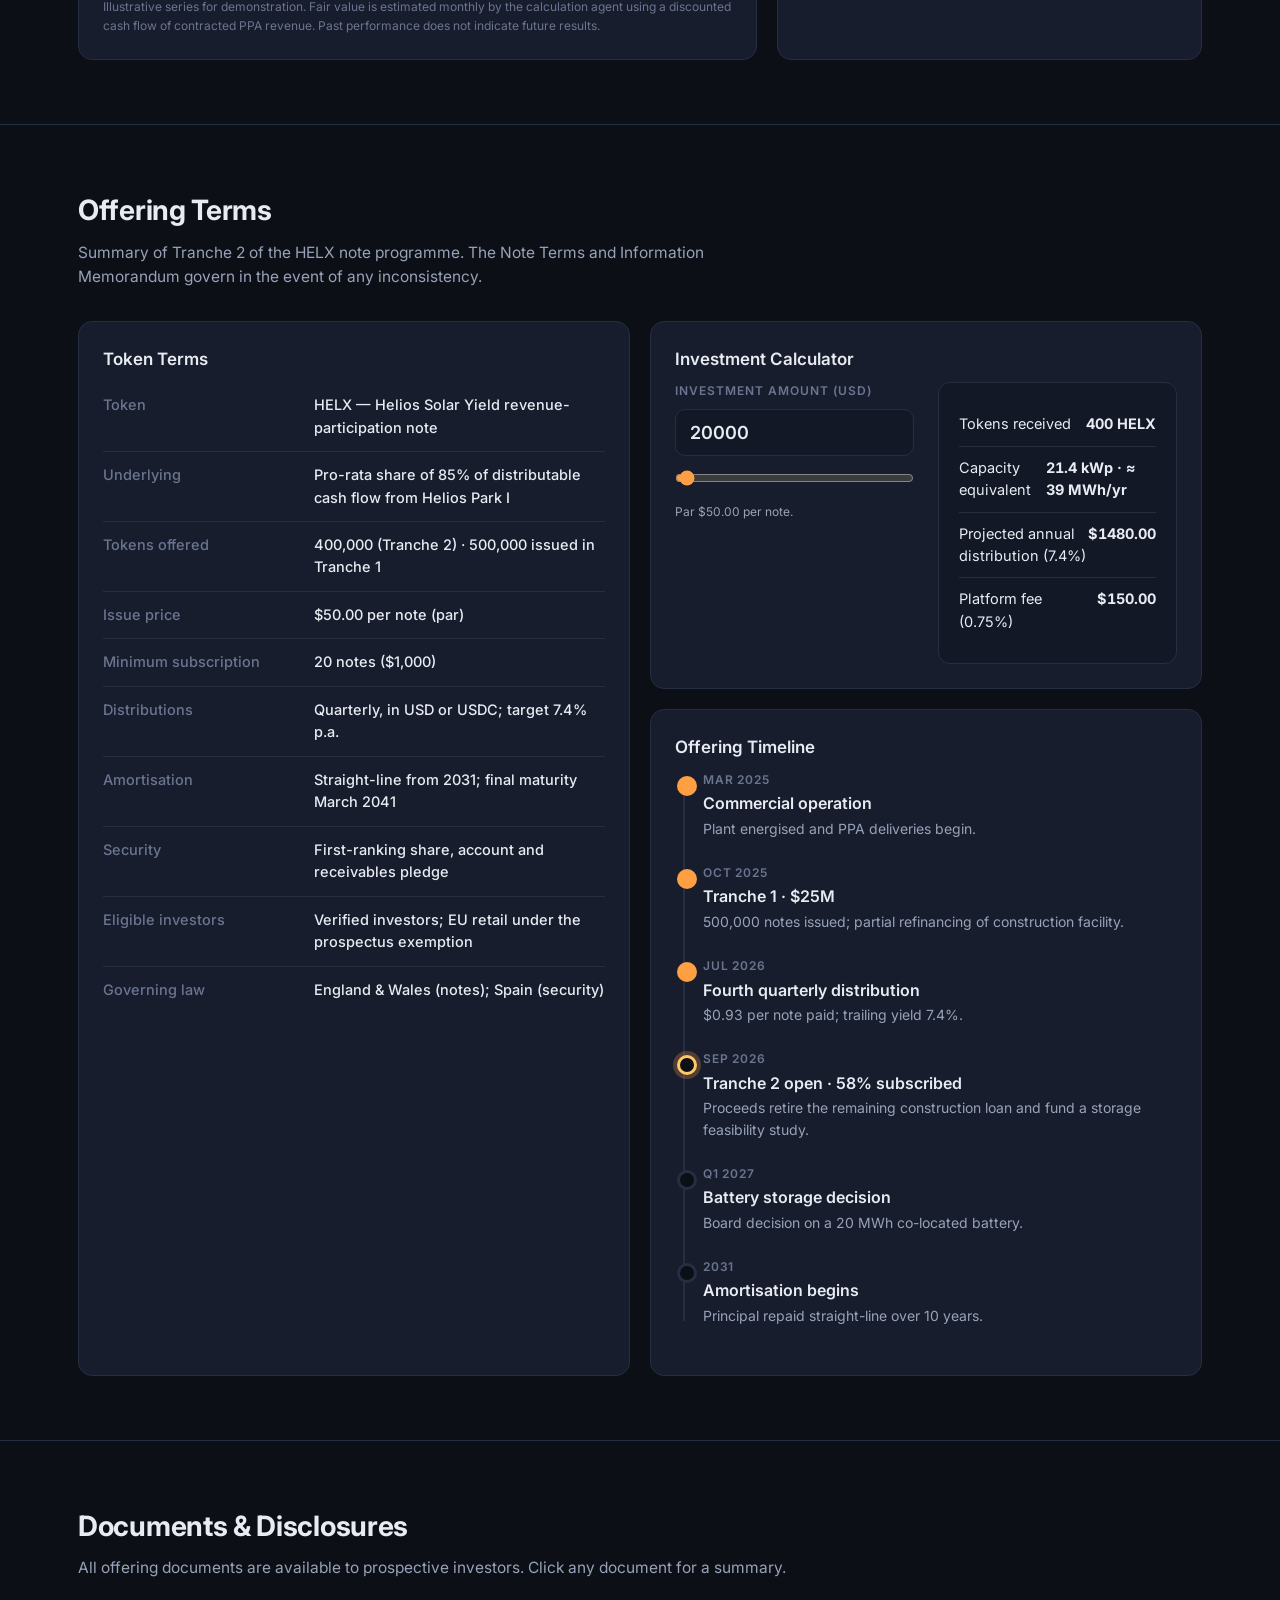
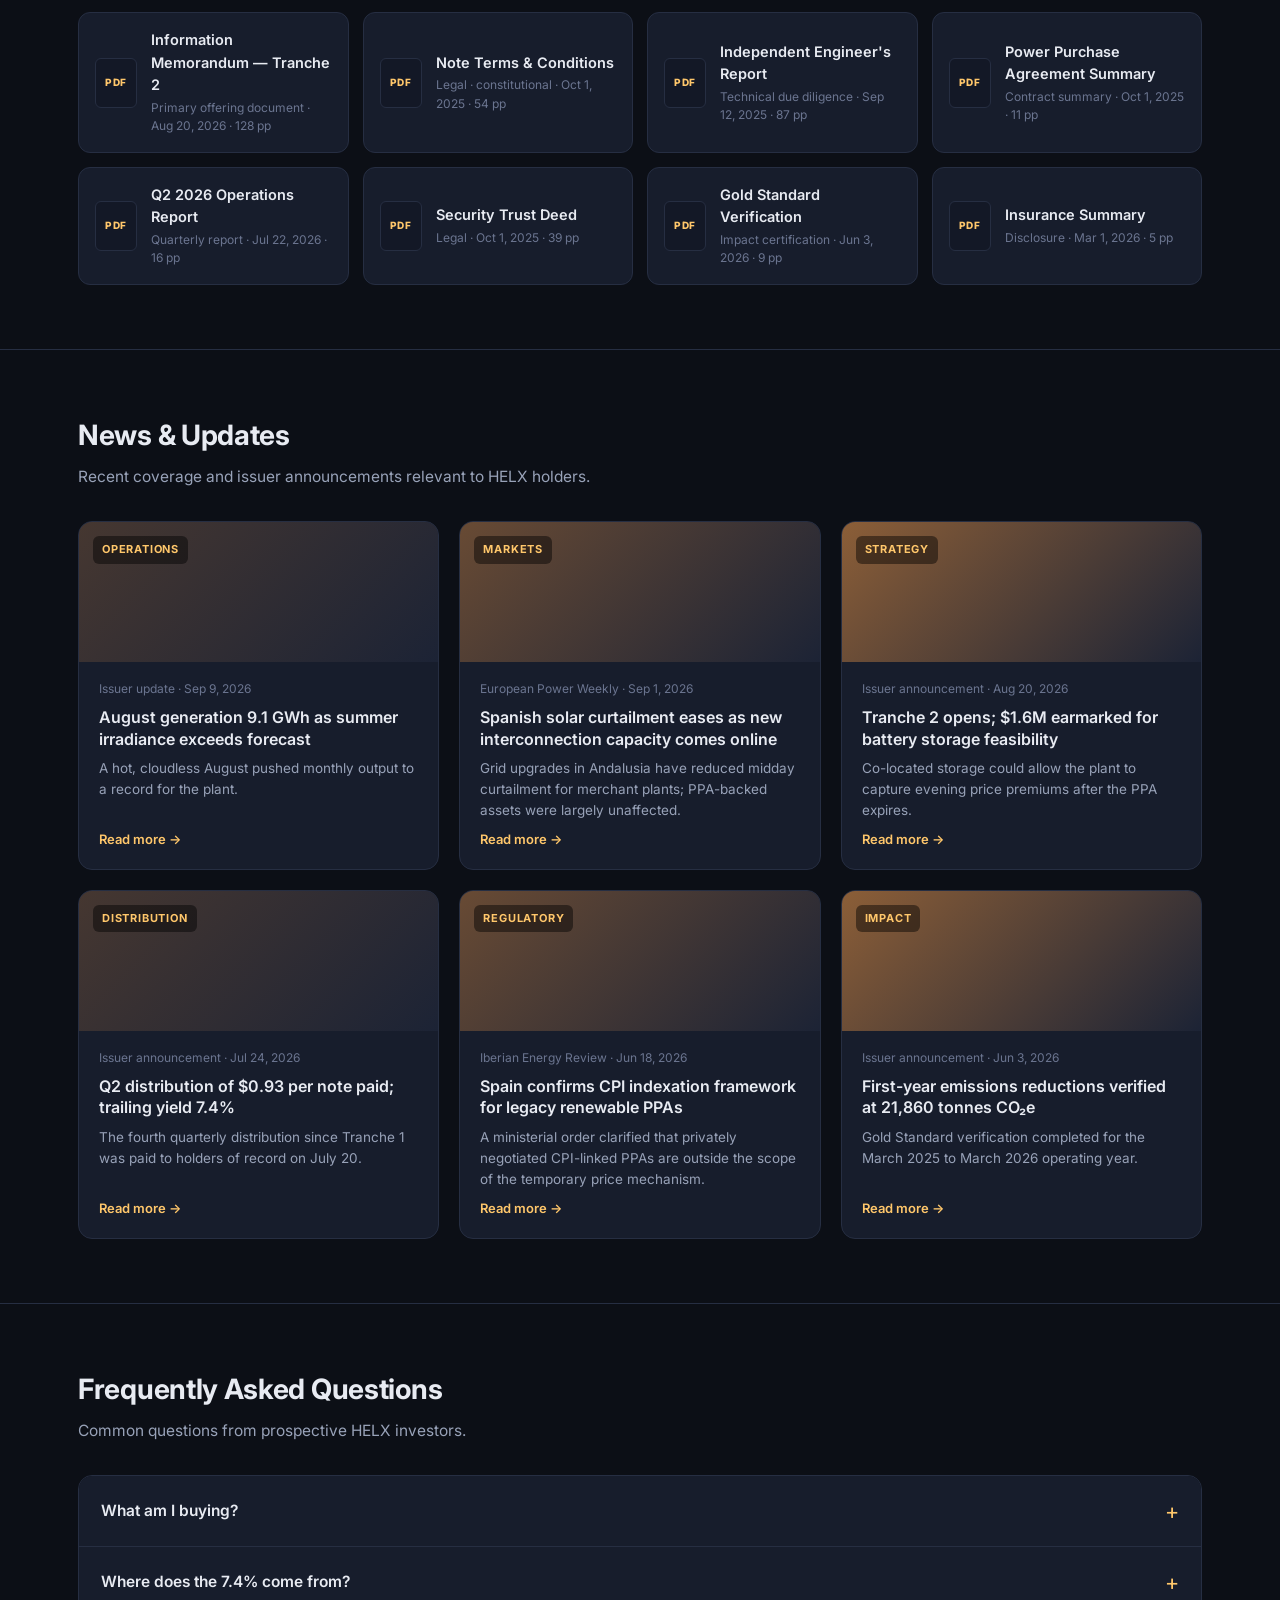
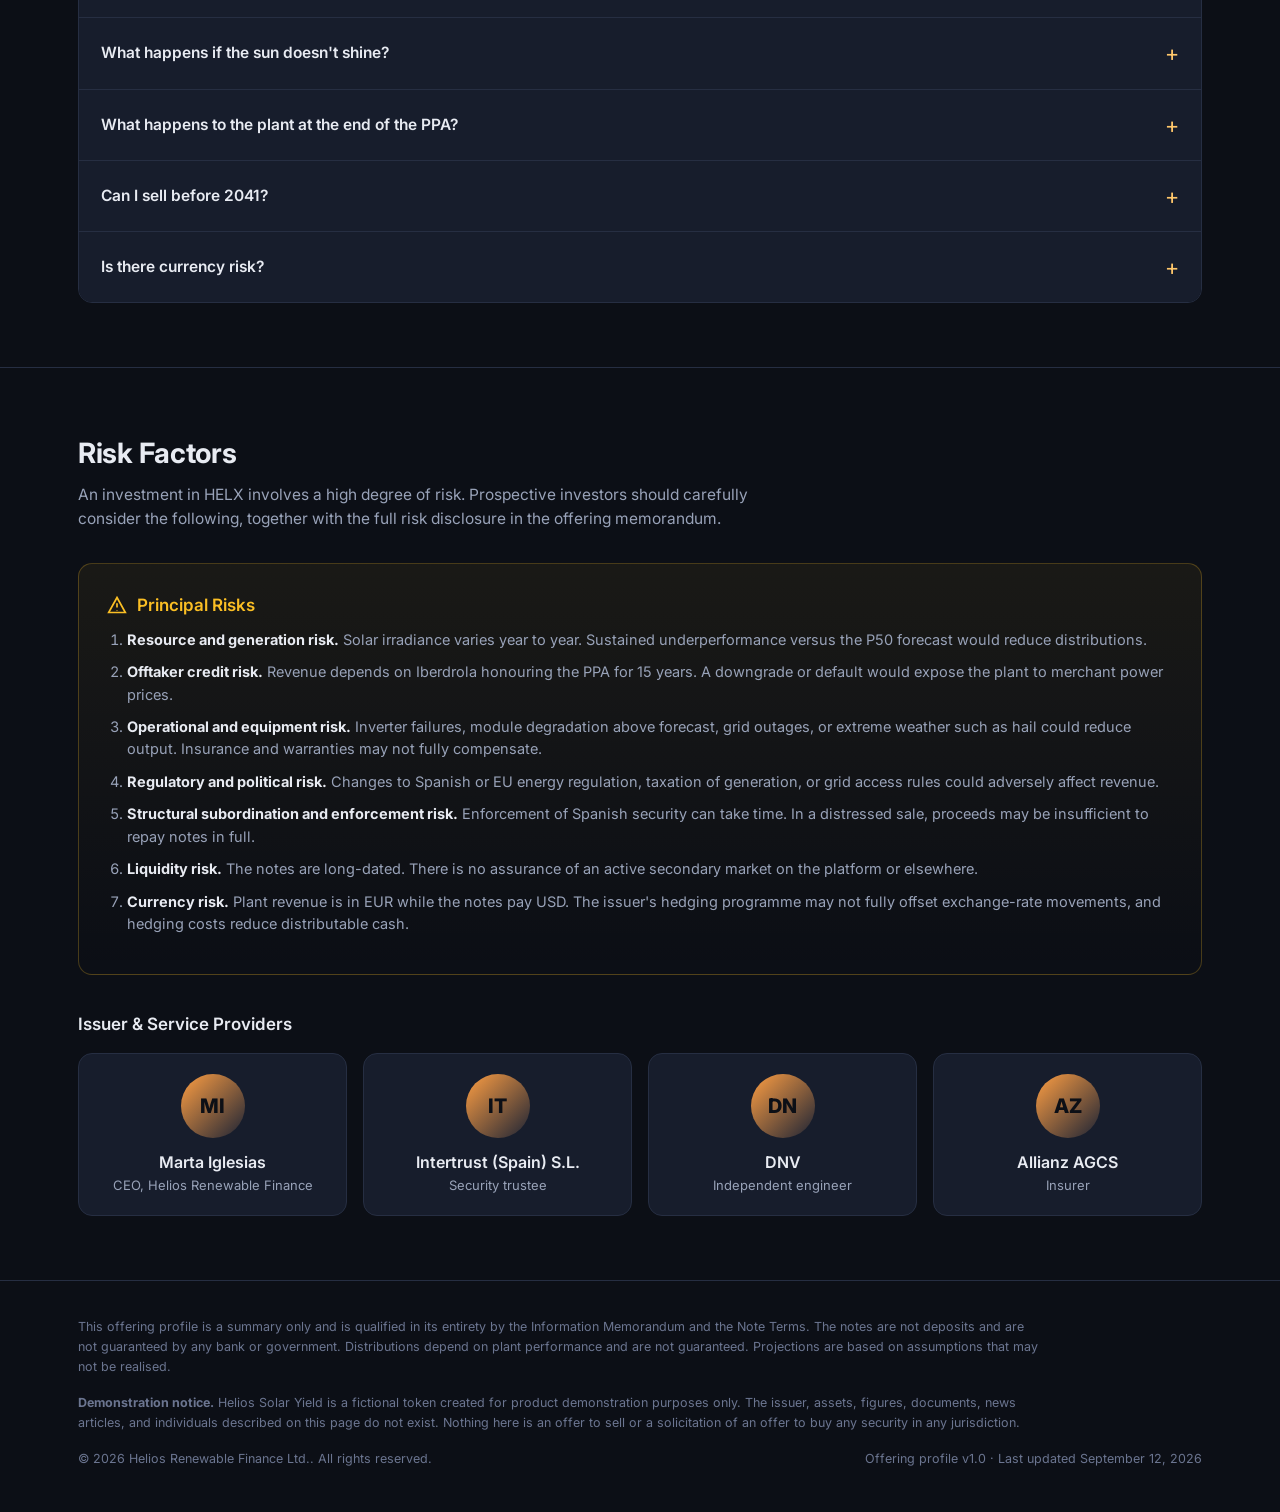
<file: helios-solar/index.html>
<!DOCTYPE html>
<html lang="en"><head>
<meta charset="utf-8"><meta name="viewport" content="width=device-width,initial-scale=1">
<title>Helios Solar Yield (HELX) — Offering Profile</title>
<meta name="description" content="Revenue participation in a 48 MW operating solar park in Andalusia, Spain.">
<link rel="preconnect" href="https://fonts.googleapis.com"><link href="https://fonts.googleapis.com/css2?family=Inter:wght@400;500;600;700;800&display=swap" rel="stylesheet">
<link rel="stylesheet" href="../assets/site.css">
<style>:root{--accent:#ff9f43;--accent2:#ffc76b;--accent-rgb:255,159,67}</style>
</head><body>
<header class="topbar"><div class="wrap">
  <div class="brand"><span class="sym">HELX</span><span>Helios Solar Yield</span></div>
  <nav class="nav"><a href="#overview">Overview</a><a href="#asset">The Asset</a><a href="#performance">Performance</a><a href="#terms">Offering Terms</a><a href="#documents">Documents</a><a href="#news">News</a><a href="#faq">FAQ</a><a href="#risks">Risk Factors</a></nav>
</div></header>

<div class="hero"><div class="hero-bg"></div><div class="wrap">
  <div>
    <div class="eyebrow"><span class="dot"></span>Ongoing Offering · Tranche 2</div>
    <h1>Helios Solar Yield<small>Revenue participation in a 48 MW operating solar park in Andalusia, Spain.</small></h1>
    <p class="lede">HELX tokens are revenue-participation notes secured against the cash flows of Helios Park I, a 48 MWp solar photovoltaic plant with a 15-year indexed power purchase agreement with a Spanish utility.</p>
    <div class="cta"><a class="btn btn-primary" href="#terms">View Offering Terms</a><a class="btn btn-ghost" href="#documents">Read the Prospectus</a></div>
  </div>
  <div class="hero-img"><img src="helx.png" alt="Helios Solar Yield artwork"></div>
</div></div>

<div class="wrap"><div class="stats">
  <div class="stat"><div class="k">Token Price</div><div class="v ">$50.00</div><div class="s">par value</div></div>
  <div class="stat"><div class="k">Tokens Offered</div><div class="v ">400,000</div><div class="s">Tranche 2 · $20M</div></div>
  <div class="stat"><div class="k">Plant Capacity</div><div class="v ">48.2 MWp</div><div class="s">92,400 modules · 12 inverters</div></div>
  <div class="stat"><div class="k">Target Yield</div><div class="v up">7.4%</div><div class="s">annualised, distributed quarterly</div></div>
  <div class="stat"><div class="k">YTD Generation</div><div class="v ">71.3 GWh</div><div class="s">103% of P50 forecast</div></div>
</div></div>

<section id="overview"><div class="wrap">
  <h2>Overview</h2><p class="sub">HELX turns the long-dated, contracted cash flows of an operating solar plant into a quarterly-paying token. No construction risk, no merchant power exposure for 15 years.</p>
  <div class="grid g2">
    <div class="prose reveal"><p>Helios Solar Yield (HELX) is a series of revenue-participation notes issued by Helios Renewable Finance Ltd. and secured by a first-ranking charge over the shares and receivables of Helios Park I S.L., the owner of a 48.2 MWp solar park near Écija, Seville province, one of the sunniest locations in mainland Europe.</p><p>The plant reached commercial operation in March 2025 and sells 100% of its output to Iberdrola under a 15-year power purchase agreement at $52.40/MWh, indexed to Spanish CPI. Operations and maintenance are contracted to the EPC contractor under a 10-year full-wrap agreement with an availability guarantee of 98.5%.</p><p>Note holders receive 85% of distributable cash flow, paid quarterly in USD or USDC, with the balance retained by the sponsor as a subordinated interest. Notes amortise from year 6 and mature in 2041, matching the PPA term.</p>
      <div class="badges" style="margin-top:8px"><span class="badge"><i></i>Operating since Mar 2025</span><span class="badge"><i></i>15-yr indexed PPA</span><span class="badge"><i></i>98.5% availability guarantee</span><span class="badge"><i></i>First-ranking security</span><span class="badge"><i></i>Quarterly distributions</span></div>
    </div>
    <div class="grid" style="gap:14px">
      <div class="card reveal"><h3><span class="icon"><svg viewBox="0 0 24 24" fill="none" stroke="currentColor" stroke-width="2"><path d="M13 2L4 14h7l-1 8 9-12h-7z"/></svg></span>Contracted Revenue</h3><p style="margin:0;font-size:14.5px">100% of output sold under a 15-year CPI-indexed PPA with an investment-grade offtaker. No merchant exposure until 2041.</p></div><div class="card reveal"><h3><span class="icon"><svg viewBox="0 0 24 24" fill="none" stroke="currentColor" stroke-width="2"><path d="M12 2l8 4v6c0 5-3.5 9-8 10-4.5-1-8-5-8-10V6z"/></svg></span>Secured Structure</h3><p style="margin:0;font-size:14.5px">Notes are secured by a first-ranking pledge over the project company shares, bank accounts and receivables, held by a security trustee.</p></div><div class="card reveal"><h3><span class="icon"><svg viewBox="0 0 24 24" fill="none" stroke="currentColor" stroke-width="2"><path d="M4 20c0-9 5-15 16-16-1 11-7 16-16 16z"/><path d="M4 20c4-5 8-8 12-10"/></svg></span>Measured Impact</h3><p style="margin:0;font-size:14.5px">Approximately 88 GWh per year, displacing an estimated 22,000 tonnes of CO₂ annually. Verified under the Gold Standard.</p></div>
    </div>
  </div>
</div></section>

<section id="asset"><div class="wrap">
  <h2>The Plant</h2><p class="sub">Technical and commercial summary of Helios Park I as of the Q2 2026 operations report.</p>
  <div class="grid g2">
    <div class="card reveal"><h3>Asset Specification</h3><table class="kv"><tr><td>Location</td><td>Écija, Seville, Andalusia, Spain (37.5°N)</td></tr><tr><td>Capacity</td><td>48.2 MWp DC / 40.0 MW AC</td></tr><tr><td>Technology</td><td>Bifacial mono-PERC modules on single-axis trackers</td></tr><tr><td>Modules / inverters</td><td>92,400 × 525 W · 12 × 3.3 MW central inverters</td></tr><tr><td>Commercial operation</td><td>March 14, 2025</td></tr><tr><td>Expected annual yield</td><td>86.9 GWh (P50) · 1,803 kWh/kWp</td></tr><tr><td>Offtaker</td><td>Iberdrola Clientes S.A.U. (BBB+)</td></tr><tr><td>PPA</td><td>15 years to Mar 2040, $52.40/MWh, CPI-indexed</td></tr><tr><td>O&amp;M</td><td>Full-wrap, 10 years, 98.5% availability guarantee</td></tr><tr><td>Grid connection</td><td>Substation Écija 66 kV, firm capacity 40 MW</td></tr></table></div>
    <div>
      <div class="card reveal" style="margin-bottom:20px"><h3>Use of Proceeds (Tranche 2, $20M)</h3><div class="bars"><div class="bar"><span>Refinance construction loan</span><div class="track"><div class="fill" data-w="72"></div></div><span class="pct">72%</span></div><div class="bar"><span>Debt service reserve</span><div class="track"><div class="fill" data-w="10"></div></div><span class="pct">10%</span></div><div class="bar"><span>Battery storage feasibility</span><div class="track"><div class="fill" data-w="8"></div></div><span class="pct">8%</span></div><div class="bar"><span>Transaction costs &amp; reserve</span><div class="track"><div class="fill" data-w="10"></div></div><span class="pct">10%</span></div></div></div>
      <div class="card reveal"><h3>Security &amp; Cash Waterfall</h3><p style="font-size:14.5px">All PPA revenue is paid into a project account controlled by the security trustee, Intertrust (Spain) S.L. Each quarter, cash is applied in order to: operating costs and taxes, O&M and insurance, the debt service reserve top-up, and then 85% to HELX holders and 15% to the sponsor.</p><p style="font-size:14.5px">HELX holders benefit from a first-ranking pledge over the shares of Helios Park I S.L., its bank accounts and its receivables under the PPA. In an enforcement, the trustee may sell the project company and apply proceeds to the notes.</p></div>
    </div>
  </div>
</div></section>

<section id="performance"><div class="wrap">
  <h2>Performance</h2><p class="sub">Token value reflects par plus accrued distribution entitlement; the primary return driver is quarterly cash yield rather than price appreciation.</p>
  <div class="grid g2" style="grid-template-columns:1.6fr 1fr">
    <div class="chart-wrap reveal">
      <div class="chart-head"><div><div style="font-size:12px;color:var(--dim);font-weight:600;letter-spacing:1px;text-transform:uppercase">HELX Fair Value (USD / token)</div><div class="big" id="chartPrice">—</div><div class="chg" id="chartChg">—</div></div>
      <div class="ranges"><button data-r="30">1M</button><button data-r="90" class="active">3M</button><button data-r="180">6M</button><button data-r="365">1Y</button></div></div>
      <canvas id="priceChart" height="260"></canvas>
      <div class="chart-note">Illustrative series for demonstration. Fair value is estimated monthly by the calculation agent using a discounted cash flow of contracted PPA revenue. Past performance does not indicate future results.</div>
    </div>
    <div class="grid" style="gap:14px">
      <div class="stat reveal"><div class="k">Distribution Yield</div><div class="v up">7.4%</div><div class="s">last 4 quarters on par</div></div><div class="stat reveal"><div class="k">Generation vs P50</div><div class="v up">103%</div><div class="s">trailing 12 months</div></div><div class="stat reveal"><div class="k">Plant Availability</div><div class="v ">99.1%</div><div class="s">trailing 12 months</div></div><div class="stat reveal"><div class="k">DSCR</div><div class="v ">1.62×</div><div class="s">trailing 12 months</div></div>
    </div>
  </div>
</div></section>

<section id="terms"><div class="wrap">
  <h2>Offering Terms</h2><p class="sub">Summary of Tranche 2 of the HELX note programme. The Note Terms and Information Memorandum govern in the event of any inconsistency.</p>
  <div class="grid g2">
    <div class="card reveal"><h3>Token Terms</h3><table class="kv"><tr><td>Token</td><td>HELX — Helios Solar Yield revenue-participation note</td></tr><tr><td>Underlying</td><td>Pro-rata share of 85% of distributable cash flow from Helios Park I</td></tr><tr><td>Tokens offered</td><td>400,000 (Tranche 2) · 500,000 issued in Tranche 1</td></tr><tr><td>Issue price</td><td>$50.00 per note (par)</td></tr><tr><td>Minimum subscription</td><td>20 notes ($1,000)</td></tr><tr><td>Distributions</td><td>Quarterly, in USD or USDC; target 7.4% p.a.</td></tr><tr><td>Amortisation</td><td>Straight-line from 2031; final maturity March 2041</td></tr><tr><td>Security</td><td>First-ranking share, account and receivables pledge</td></tr><tr><td>Eligible investors</td><td>Verified investors; EU retail under the prospectus exemption</td></tr><tr><td>Governing law</td><td>England & Wales (notes); Spain (security)</td></tr></table></div>
    <div>
      <div class="card reveal" style="margin-bottom:20px"><h3>Investment Calculator</h3>
        <div class="calc">
          <div><label for="calcAmt">Investment amount (USD)</label><input type="number" id="calcAmt" min="1000" max="1000000" step="100" value="20000"><input type="range" id="calcRange" min="1000" max="1000000" step="100" value="20000" style="margin-top:14px"><p style="font-size:12px;margin-top:10px">Par $50.00 per note. </p></div>
          <div class="out"><div class="row"><span>Tokens received</span><b id="calcTokens">—</b></div><div class="row"><span>Capacity equivalent</span><b id="calcUnits">—</b></div><div class="row"><span>Projected annual distribution (7.4%)</span><b id="calcYield">—</b></div><div class="row"><span>Platform fee (0.75%)</span><b id="calcFee">—</b></div></div>
        </div></div>
      <div class="card reveal"><h3>Offering Timeline</h3><div class="timeline"><div class="tl done"><div class="d">Mar 2025</div><div class="t">Commercial operation</div><p>Plant energised and PPA deliveries begin.</p></div><div class="tl done"><div class="d">Oct 2025</div><div class="t">Tranche 1 · $25M</div><p>500,000 notes issued; partial refinancing of construction facility.</p></div><div class="tl done"><div class="d">Jul 2026</div><div class="t">Fourth quarterly distribution</div><p>$0.93 per note paid; trailing yield 7.4%.</p></div><div class="tl now"><div class="d">Sep 2026</div><div class="t">Tranche 2 open · 58% subscribed</div><p>Proceeds retire the remaining construction loan and fund a storage feasibility study.</p></div><div class="tl "><div class="d">Q1 2027</div><div class="t">Battery storage decision</div><p>Board decision on a 20 MWh co-located battery.</p></div><div class="tl "><div class="d">2031</div><div class="t">Amortisation begins</div><p>Principal repaid straight-line over 10 years.</p></div></div></div>
    </div>
  </div>
</div></section>

<section id="documents"><div class="wrap">
  <h2>Documents &amp; Disclosures</h2><p class="sub">All offering documents are available to prospective investors. Click any document for a summary.</p>
  <div class="docs"><a class="doc reveal" href="#" data-i="0"><div class="ft">PDF</div><div><div class="n">Information Memorandum — Tranche 2</div><div class="m">Primary offering document · Aug 20, 2026 · 128 pp</div></div></a><a class="doc reveal" href="#" data-i="1"><div class="ft">PDF</div><div><div class="n">Note Terms &amp; Conditions</div><div class="m">Legal · constitutional · Oct 1, 2025 · 54 pp</div></div></a><a class="doc reveal" href="#" data-i="2"><div class="ft">PDF</div><div><div class="n">Independent Engineer's Report</div><div class="m">Technical due diligence · Sep 12, 2025 · 87 pp</div></div></a><a class="doc reveal" href="#" data-i="3"><div class="ft">PDF</div><div><div class="n">Power Purchase Agreement Summary</div><div class="m">Contract summary · Oct 1, 2025 · 11 pp</div></div></a><a class="doc reveal" href="#" data-i="4"><div class="ft">PDF</div><div><div class="n">Q2 2026 Operations Report</div><div class="m">Quarterly report · Jul 22, 2026 · 16 pp</div></div></a><a class="doc reveal" href="#" data-i="5"><div class="ft">PDF</div><div><div class="n">Security Trust Deed</div><div class="m">Legal · Oct 1, 2025 · 39 pp</div></div></a><a class="doc reveal" href="#" data-i="6"><div class="ft">PDF</div><div><div class="n">Gold Standard Verification</div><div class="m">Impact certification · Jun 3, 2026 · 9 pp</div></div></a><a class="doc reveal" href="#" data-i="7"><div class="ft">PDF</div><div><div class="n">Insurance Summary</div><div class="m">Disclosure · Mar 1, 2026 · 5 pp</div></div></a></div>
</div></section>

<section id="news"><div class="wrap">
  <h2>News &amp; Updates</h2><p class="sub">Recent coverage and issuer announcements relevant to HELX holders.</p>
  <div class="news"><div class="article reveal" data-i="0"><div class="thumb" style="background:linear-gradient(135deg,rgba(var(--accent-rgb),0.2),var(--card2))"><span>Operations</span></div><div class="body"><div class="meta">Issuer update · Sep 9, 2026</div><h3>August generation 9.1 GWh as summer irradiance exceeds forecast</h3><p>A hot, cloudless August pushed monthly output to a record for the plant.</p><span class="more">Read more →</span></div></div><div class="article reveal" data-i="1"><div class="thumb" style="background:linear-gradient(135deg,rgba(var(--accent-rgb),0.35),var(--card2))"><span>Markets</span></div><div class="body"><div class="meta">European Power Weekly · Sep 1, 2026</div><h3>Spanish solar curtailment eases as new interconnection capacity comes online</h3><p>Grid upgrades in Andalusia have reduced midday curtailment for merchant plants; PPA-backed assets were largely unaffected.</p><span class="more">Read more →</span></div></div><div class="article reveal" data-i="2"><div class="thumb" style="background:linear-gradient(135deg,rgba(var(--accent-rgb),0.5),var(--card2))"><span>Strategy</span></div><div class="body"><div class="meta">Issuer announcement · Aug 20, 2026</div><h3>Tranche 2 opens; $1.6M earmarked for battery storage feasibility</h3><p>Co-located storage could allow the plant to capture evening price premiums after the PPA expires.</p><span class="more">Read more →</span></div></div><div class="article reveal" data-i="3"><div class="thumb" style="background:linear-gradient(135deg,rgba(var(--accent-rgb),0.2),var(--card2))"><span>Distribution</span></div><div class="body"><div class="meta">Issuer announcement · Jul 24, 2026</div><h3>Q2 distribution of $0.93 per note paid; trailing yield 7.4%</h3><p>The fourth quarterly distribution since Tranche 1 was paid to holders of record on July 20.</p><span class="more">Read more →</span></div></div><div class="article reveal" data-i="4"><div class="thumb" style="background:linear-gradient(135deg,rgba(var(--accent-rgb),0.35),var(--card2))"><span>Regulatory</span></div><div class="body"><div class="meta">Iberian Energy Review · Jun 18, 2026</div><h3>Spain confirms CPI indexation framework for legacy renewable PPAs</h3><p>A ministerial order clarified that privately negotiated CPI-linked PPAs are outside the scope of the temporary price mechanism.</p><span class="more">Read more →</span></div></div><div class="article reveal" data-i="5"><div class="thumb" style="background:linear-gradient(135deg,rgba(var(--accent-rgb),0.5),var(--card2))"><span>Impact</span></div><div class="body"><div class="meta">Issuer announcement · Jun 3, 2026</div><h3>First-year emissions reductions verified at 21,860 tonnes CO₂e</h3><p>Gold Standard verification completed for the March 2025 to March 2026 operating year.</p><span class="more">Read more →</span></div></div></div>
</div></section>

<section id="faq"><div class="wrap">
  <h2>Frequently Asked Questions</h2><p class="sub">Common questions from prospective HELX investors.</p>
  <div class="faq"><div class="q"><button>What am I buying?</button><div class="a">A revenue-participation note secured on the cash flows of an operating solar plant. You are a secured creditor of the issuer, not an equity holder in the plant.</div></div><div class="q"><button>Where does the 7.4% come from?</button><div class="a">From electricity sales under a 15-year fixed-price, inflation-indexed PPA. After operating costs and reserves, 85% of the cash goes to note holders each quarter.</div></div><div class="q"><button>What happens if the sun doesn't shine?</button><div class="a">Generation varies with weather. The P90 forecast, which is exceeded 90% of the time, still supports a distribution of roughly 6.4%. The debt service reserve covers short-term shortfalls.</div></div><div class="q"><button>What happens to the plant at the end of the PPA?</button><div class="a">The notes mature in 2041, one year after the PPA ends, having been fully repaid through amortisation. The plant has a design life of 35 years and the sponsor retains the residual.</div></div><div class="q"><button>Can I sell before 2041?</button><div class="a">Yes, notes trade on the platform. Fair value is published monthly by the calculation agent as a reference, but the trading price is set by the market.</div></div><div class="q"><button>Is there currency risk?</button><div class="a">The plant earns euros under the PPA, but the notes are USD-denominated and distributions are paid in USD or USDC. The issuer hedges EUR revenue to USD quarterly, so holders bear residual hedging cost rather than direct exchange-rate exposure.</div></div></div>
</div></section>

<section id="risks"><div class="wrap">
  <h2>Risk Factors</h2><p class="sub">An investment in HELX involves a high degree of risk. Prospective investors should carefully consider the following, together with the full risk disclosure in the offering memorandum.</p>
  <div class="risk reveal"><h3><svg viewBox="0 0 24 24" fill="none" stroke="currentColor" stroke-width="2" width="20" height="20"><path d="M12 3l10 18H2z"/><path d="M12 10v5M12 18v.5"/></svg> Principal Risks</h3><ol><li><b>Resource and generation risk.</b> Solar irradiance varies year to year. Sustained underperformance versus the P50 forecast would reduce distributions.</li><li><b>Offtaker credit risk.</b> Revenue depends on Iberdrola honouring the PPA for 15 years. A downgrade or default would expose the plant to merchant power prices.</li><li><b>Operational and equipment risk.</b> Inverter failures, module degradation above forecast, grid outages, or extreme weather such as hail could reduce output. Insurance and warranties may not fully compensate.</li><li><b>Regulatory and political risk.</b> Changes to Spanish or EU energy regulation, taxation of generation, or grid access rules could adversely affect revenue.</li><li><b>Structural subordination and enforcement risk.</b> Enforcement of Spanish security can take time. In a distressed sale, proceeds may be insufficient to repay notes in full.</li><li><b>Liquidity risk.</b> The notes are long-dated. There is no assurance of an active secondary market on the platform or elsewhere.</li><li><b>Currency risk.</b> Plant revenue is in EUR while the notes pay USD. The issuer's hedging programme may not fully offset exchange-rate movements, and hedging costs reduce distributable cash.</li></ol></div>
  <div style="margin-top:36px"><h3 style="margin-bottom:16px">Issuer &amp; Service Providers</h3><div class="team"><div class="person reveal"><div class="avatar">MI</div><div class="n">Marta Iglesias</div><div class="r">CEO, Helios Renewable Finance</div></div><div class="person reveal"><div class="avatar">IT</div><div class="n">Intertrust (Spain) S.L.</div><div class="r">Security trustee</div></div><div class="person reveal"><div class="avatar">DN</div><div class="n">DNV</div><div class="r">Independent engineer</div></div><div class="person reveal"><div class="avatar">AZ</div><div class="n">Allianz AGCS</div><div class="r">Insurer</div></div></div></div>
</div></section>

<footer><div class="wrap">
  <div class="legal">This offering profile is a summary only and is qualified in its entirety by the Information Memorandum and the Note Terms. The notes are not deposits and are not guaranteed by any bank or government. Distributions depend on plant performance and are not guaranteed. Projections are based on assumptions that may not be realised.</div>
  <div class="legal"><b>Demonstration notice.</b> Helios Solar Yield is a fictional token created for product demonstration purposes only. The issuer, assets, figures, documents, news articles, and individuals described on this page do not exist. Nothing here is an offer to sell or a solicitation of an offer to buy any security in any jurisdiction.</div>
  <div class="row"><span>© 2026 Helios Renewable Finance Ltd.. All rights reserved.</span><span>Offering profile v1.0 · Last updated September 12, 2026</span></div>
</div></footer>
<div class="demo-tag">DEMO</div>
<script>window.PROFILE={"symbol":"HELX","chart":{"seed":3390,"points":365,"start":49.1,"end":51.35,"vol":0.004,"prefix":"$","decimals":2},"news":[{"tag":"Operations","source":"Issuer update","date":"Sep 9, 2026","title":"August generation 9.1 GWh as summer irradiance exceeds forecast","summary":"A hot, cloudless August pushed monthly output to a record for the plant.","body":["Helios Park I generated 9.1 GWh in August, the highest monthly total since commercial operation and 106% of the P50 forecast for the month. Availability was 99.6%.","Year-to-date generation stands at 71.3 GWh, 103% of forecast, supporting a Q3 distribution in line with or slightly above the 7.4% target.","Module cleaning was brought forward by two weeks after dust deposition from Saharan winds reduced performance ratio by an estimated 1.8% in late July."]},{"tag":"Markets","source":"European Power Weekly","date":"Sep 1, 2026","title":"Spanish solar curtailment eases as new interconnection capacity comes online","summary":"Grid upgrades in Andalusia have reduced midday curtailment for merchant plants; PPA-backed assets were largely unaffected.","body":["Curtailment of solar output in southern Spain fell in the second quarter following the commissioning of new 400 kV capacity between Andalusia and central Spain.","Plants selling under pay-as-produced PPAs with firm grid capacity, such as those on the Écija substation, have experienced minimal curtailment."]},{"tag":"Strategy","source":"Issuer announcement","date":"Aug 20, 2026","title":"Tranche 2 opens; $1.6M earmarked for battery storage feasibility","summary":"Co-located storage could allow the plant to capture evening price premiums after the PPA expires.","body":["Helios Renewable Finance has opened Tranche 2 of the HELX note programme, offering 400,000 notes at par. Proceeds will retire the remaining $14.4M construction facility and fund a feasibility study for a 20 MWh battery.","Chief Executive Marta Iglesias said storage is \"a post-2040 story for HELX holders, but the grid connection and land are already there, and the option is worth studying now.\""]},{"tag":"Distribution","source":"Issuer announcement","date":"Jul 24, 2026","title":"Q2 distribution of $0.93 per note paid; trailing yield 7.4%","summary":"The fourth quarterly distribution since Tranche 1 was paid to holders of record on July 20.","body":["Holders received $0.93 per HELX note for the second quarter, bringing distributions over the last four quarters to $3.70, or 7.4% on par value.","Approximately 41% of holders elected to receive the distribution in USDC."]},{"tag":"Regulatory","source":"Iberian Energy Review","date":"Jun 18, 2026","title":"Spain confirms CPI indexation framework for legacy renewable PPAs","summary":"A ministerial order clarified that privately negotiated CPI-linked PPAs are outside the scope of the temporary price mechanism.","body":["The Spanish Ministry for Ecological Transition confirmed that bilateral PPAs signed before 2026 with CPI indexation will not be affected by the temporary wholesale price mechanism, removing an uncertainty flagged in several project financings."]},{"tag":"Impact","source":"Issuer announcement","date":"Jun 3, 2026","title":"First-year emissions reductions verified at 21,860 tonnes CO₂e","summary":"Gold Standard verification completed for the March 2025 to March 2026 operating year.","body":["Helios Park I has received Gold Standard verification of 21,860 tonnes of CO₂-equivalent emissions reductions for its first year of operation, based on the Spanish grid emission factor and metered generation of 84.7 GWh."]}],"docs":[{"name":"Information Memorandum — Tranche 2","type":"Primary offering document","date":"Aug 20, 2026","pages":128,"summary":["Describes the HELX note programme, the project, the PPA and O&M contracts, the security package and cash waterfall, the sponsor, financial projections and risk factors.","Base case projections assume P50 generation, 2% CPI and 0.5% annual module degradation, yielding a 7.4% average distribution and full principal recovery by 2041."]},{"name":"Note Terms & Conditions","type":"Legal · constitutional","date":"Oct 1, 2025","pages":54,"summary":["Terms of the revenue-participation notes including calculation of distributable cash flow, payment mechanics, events of default, holder meetings and the role of the security trustee."]},{"name":"Independent Engineer's Report","type":"Technical due diligence","date":"Sep 12, 2025","pages":87,"summary":["DNV review of design, equipment, construction quality, energy yield (P50 86.9 GWh, P90 80.1 GWh), and O&M arrangements. No material issues identified."]},{"name":"Power Purchase Agreement Summary","type":"Contract summary","date":"Oct 1, 2025","pages":11,"summary":["15-year pay-as-produced PPA with Iberdrola Clientes at $52.40/MWh indexed to Spanish CPI (floor 0%, cap 3%). No volume floor; curtailment compensated per Spanish grid code."]},{"name":"Q2 2026 Operations Report","type":"Quarterly report","date":"Jul 22, 2026","pages":16,"summary":["Generation 25.4 GWh (104% of P50), availability 99.3%, revenue $1.36M, distributable cash $0.93 per note. One inverter outage of 31 hours resolved under warranty."]},{"name":"Security Trust Deed","type":"Legal","date":"Oct 1, 2025","pages":39,"summary":["Appoints Intertrust (Spain) S.L. as security trustee holding the share pledge, account pledges and receivables assignment for the benefit of note holders."]},{"name":"Gold Standard Verification","type":"Impact certification","date":"Jun 3, 2026","pages":9,"summary":["Verified emissions reductions of 21,860 tCO₂e for the first operating year under the Gold Standard for the Global Goals methodology."]},{"name":"Insurance Summary","type":"Disclosure","date":"Mar 1, 2026","pages":5,"summary":["Property damage and business interruption (12 months), third-party liability, and parametric weather cover for hail. Insurer: Allianz Global Corporate & Specialty."]}],"calc":{"min":1000,"max":1000000,"default":20000,"price":50,"feePct":0.75,"tokenDecimals":0}};
window.PROFILE.calc.unitLabel=function(t){return (t/900000*48200).toFixed(1)+' kWp · ≈ '+(t/900000*86900).toFixed(0)+' MWh/yr'};
window.PROFILE.calc.yieldLabel=function(v){return '$'+(v*0.074).toFixed(2)};</script>
<script src="../assets/site.js"></script>
</body></html>
</file>
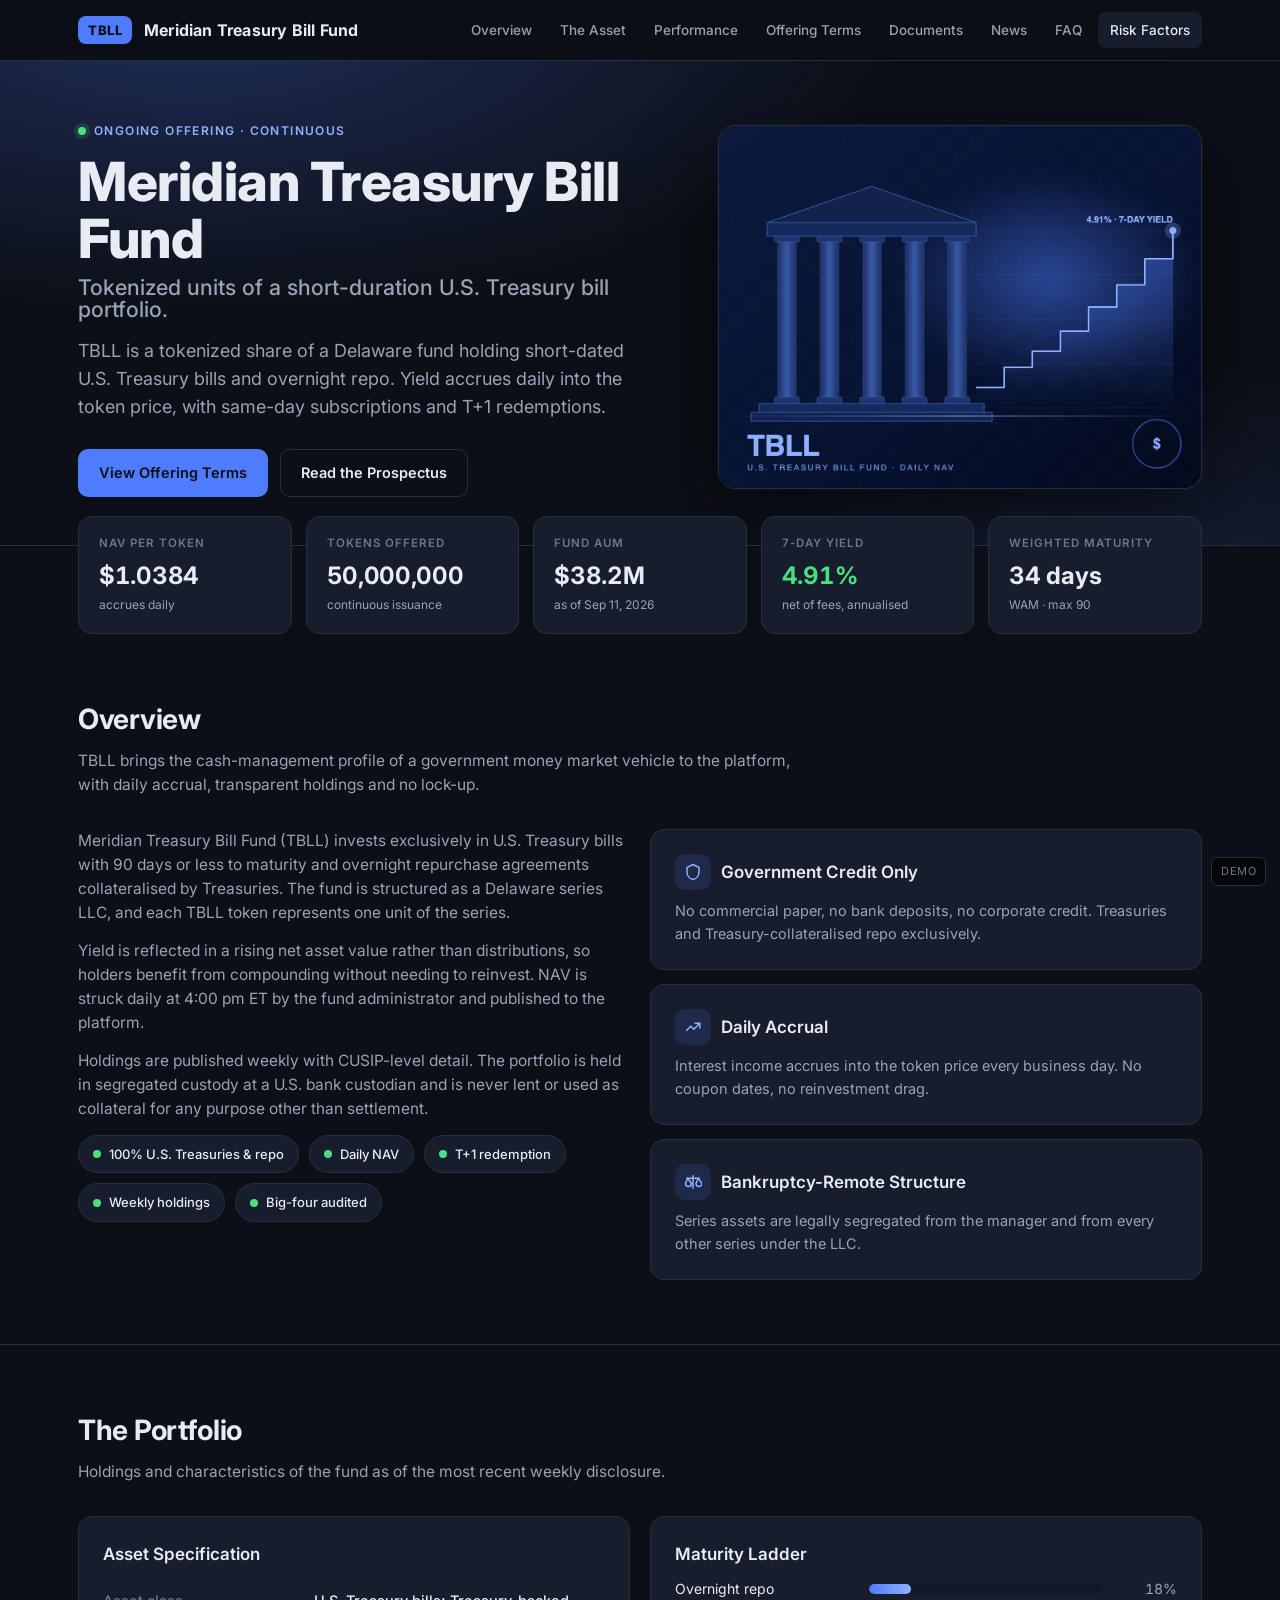
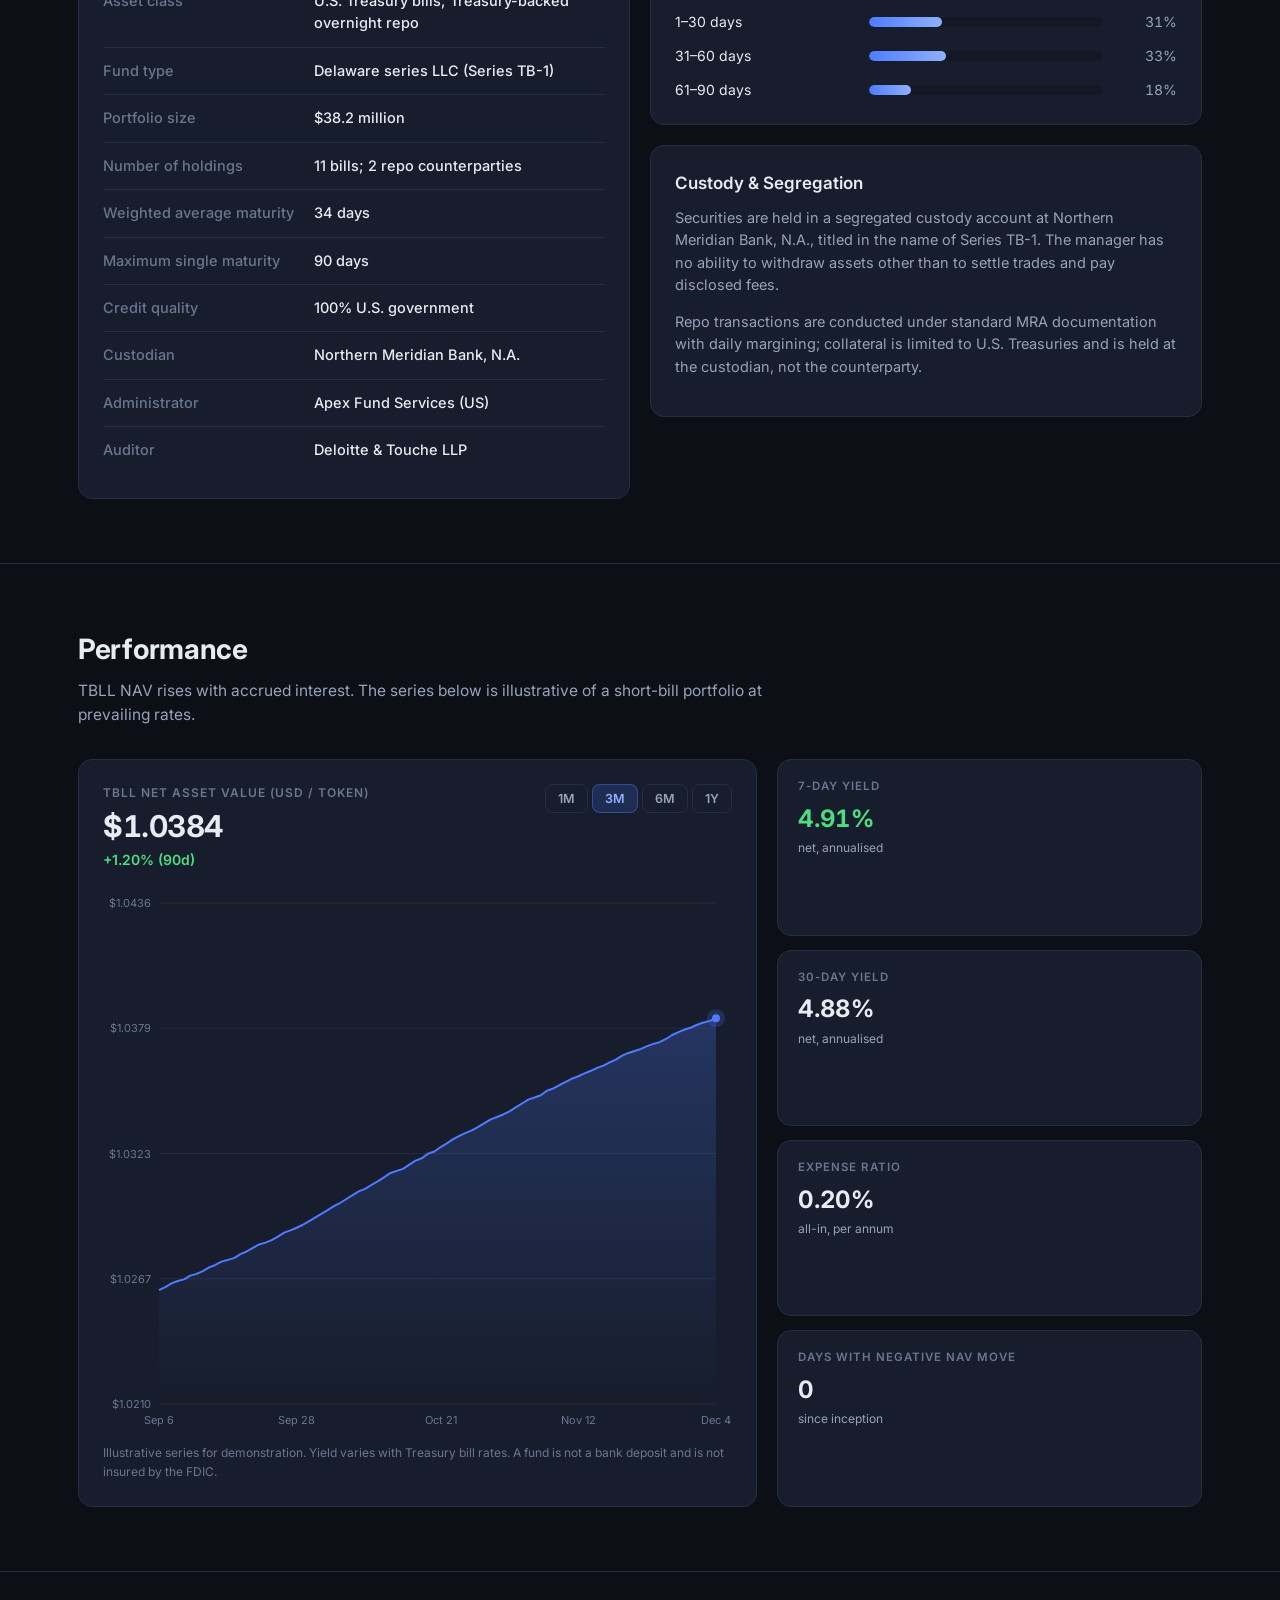
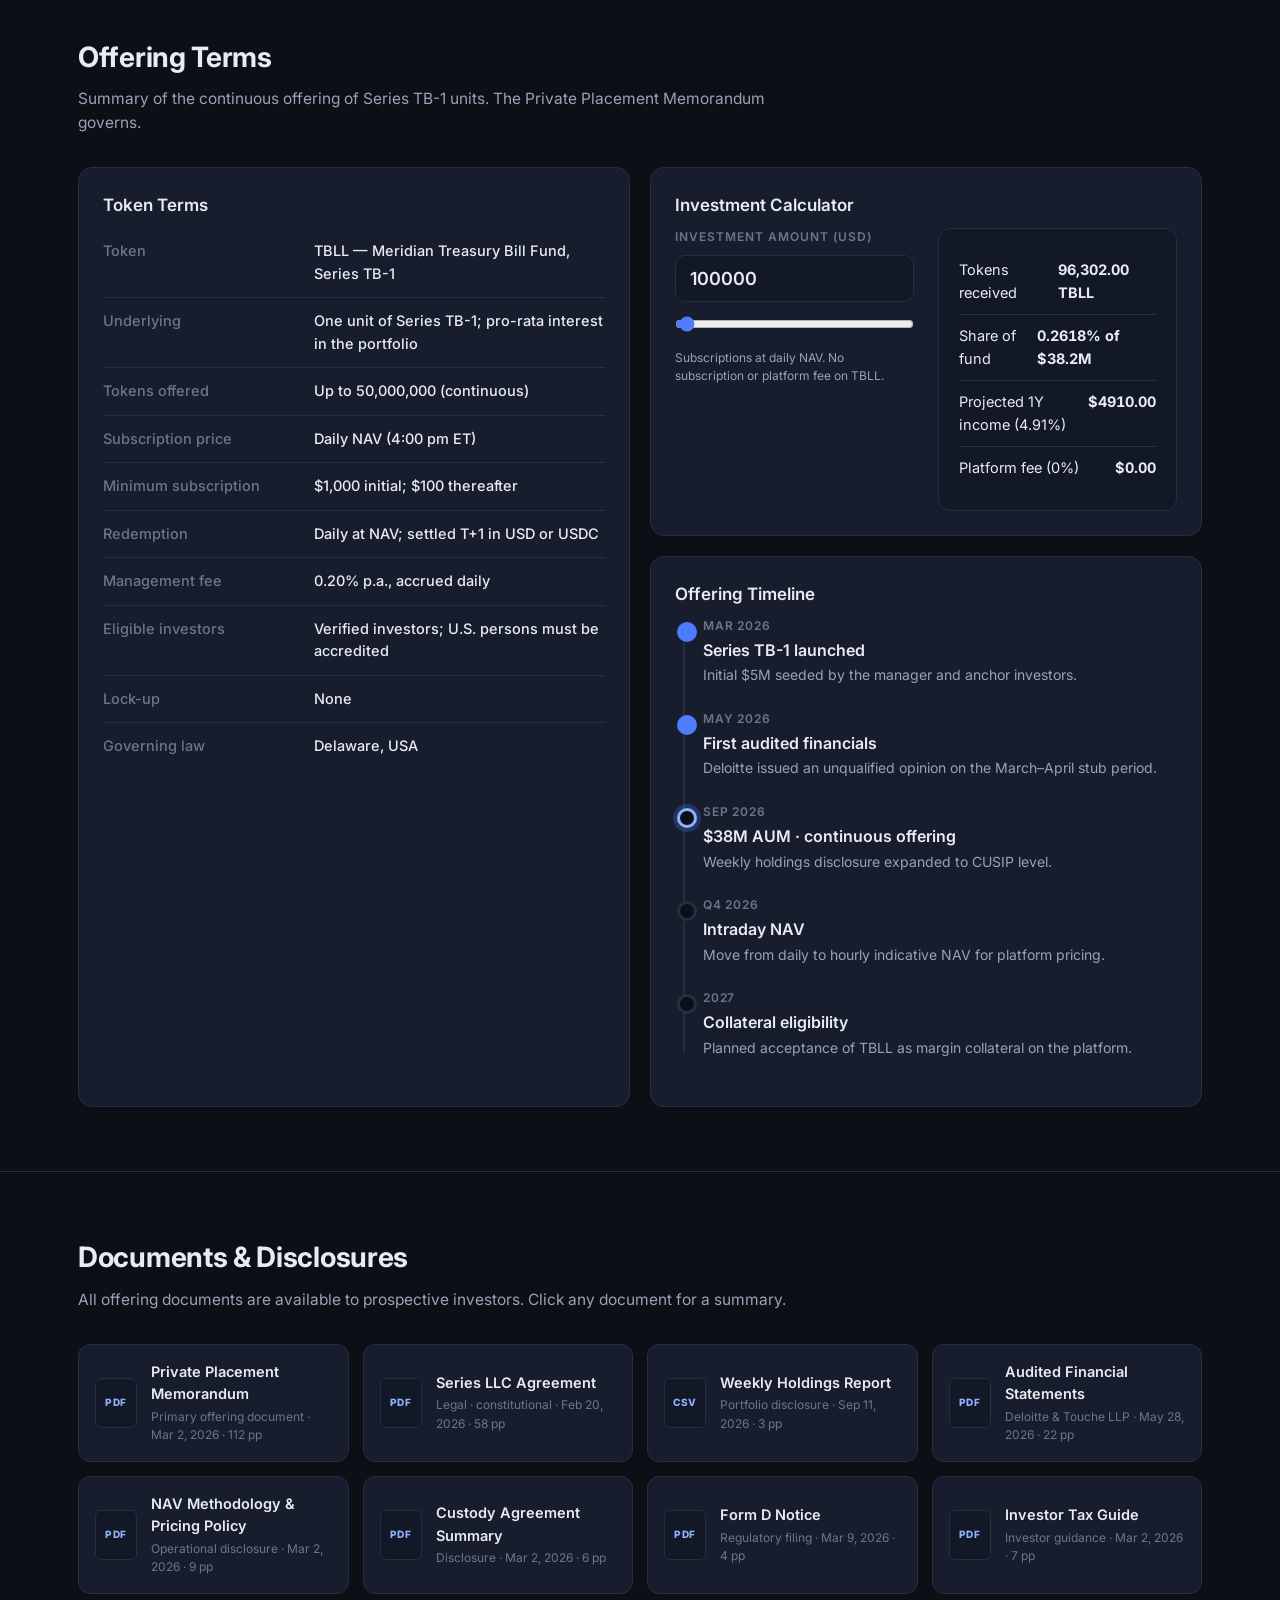
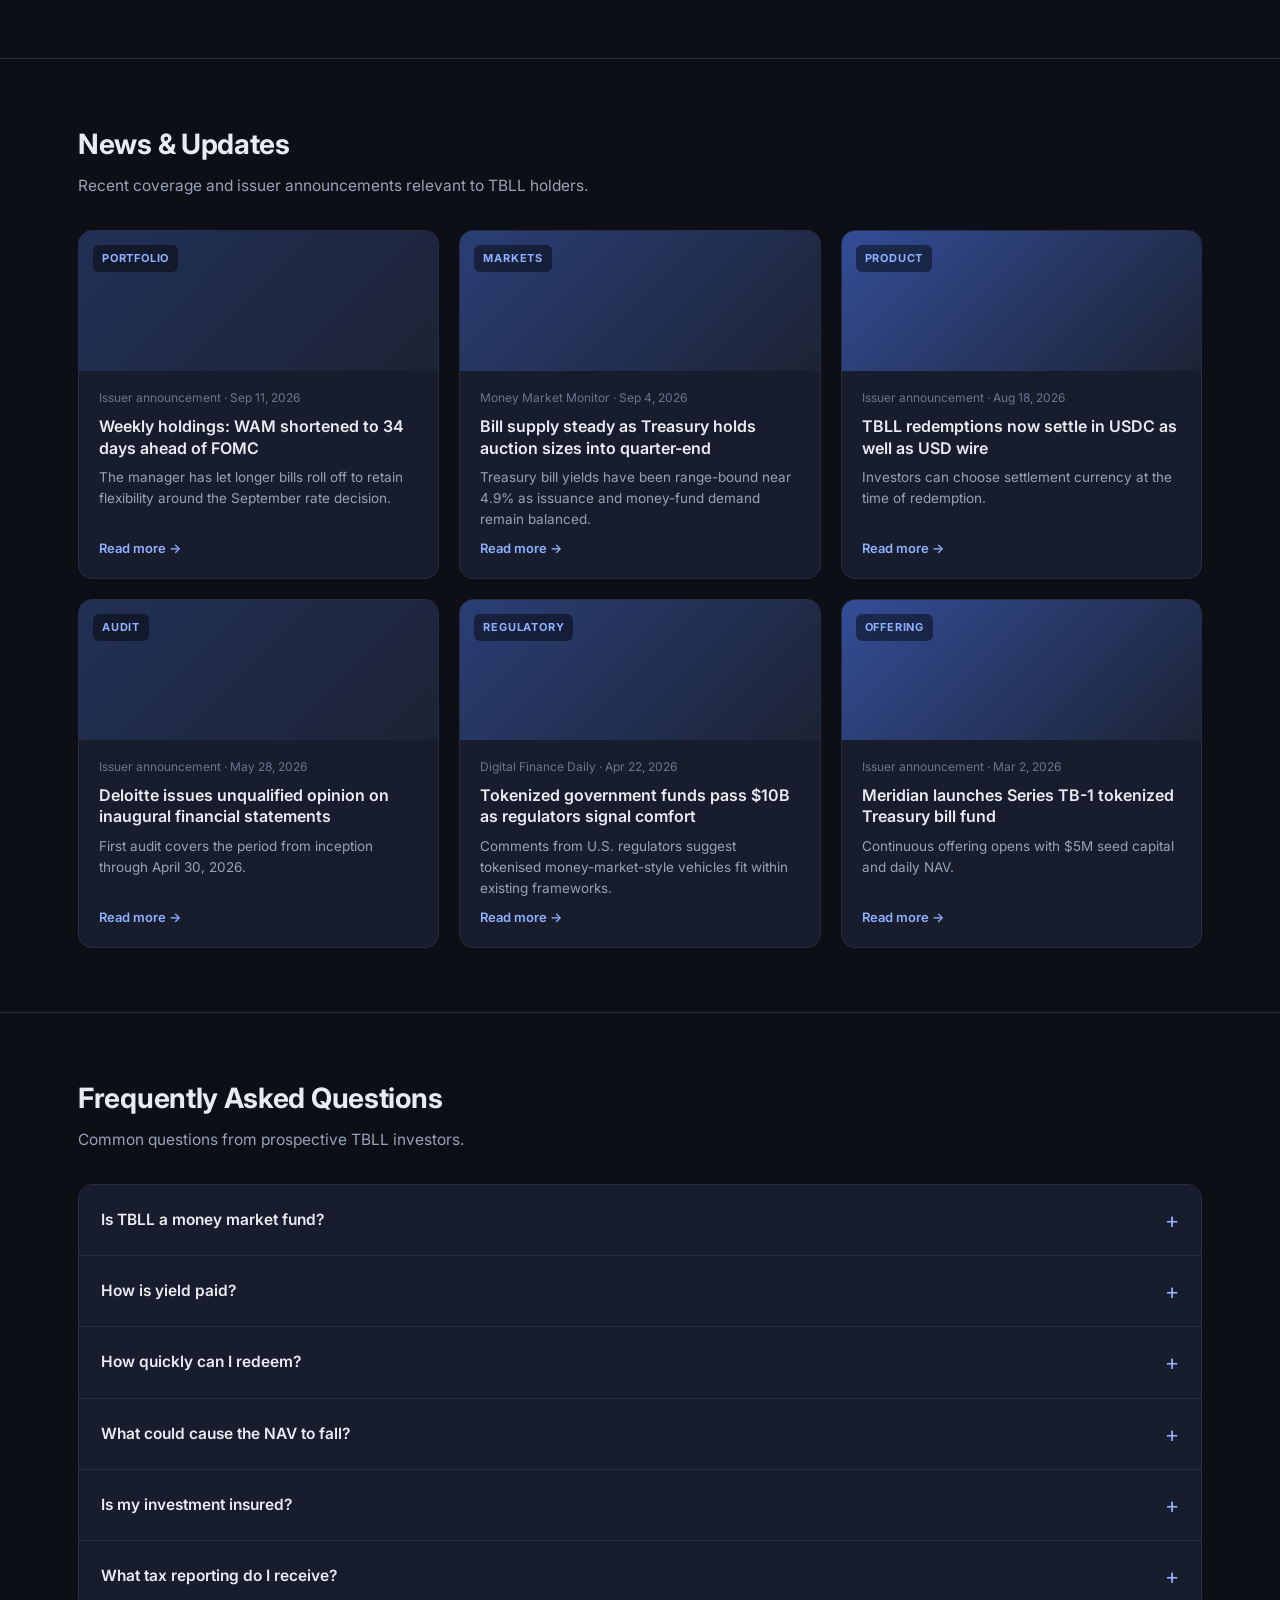
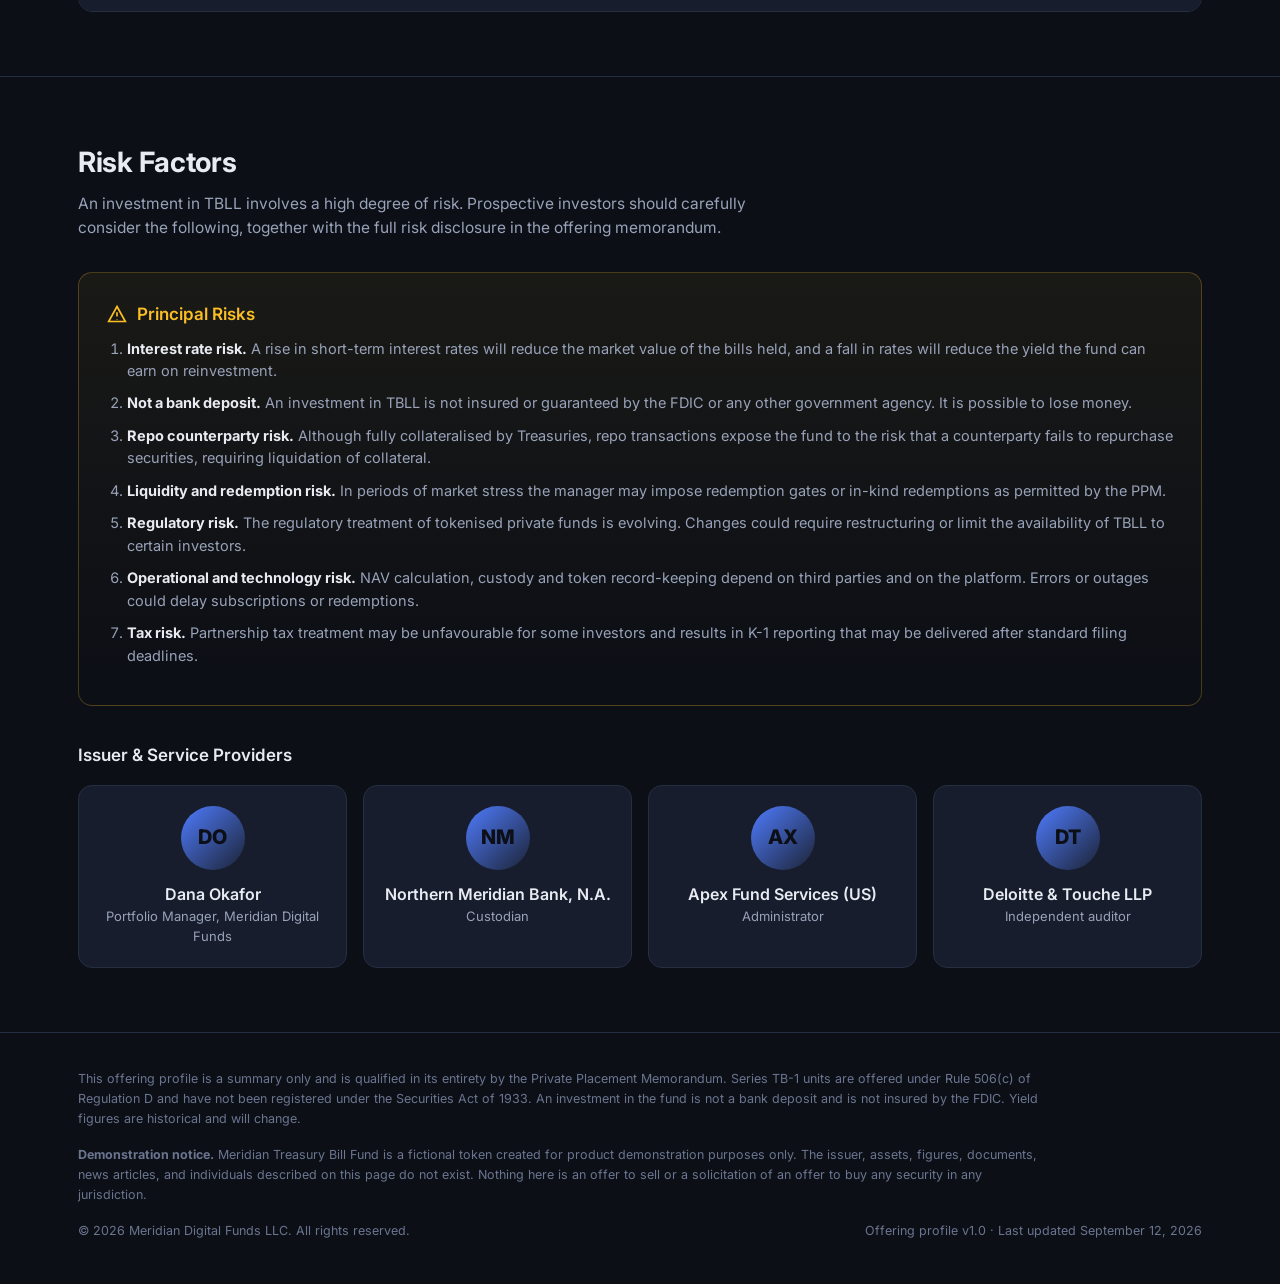
<file: meridian-tbill/index.html>
<!DOCTYPE html>
<html lang="en"><head>
<meta charset="utf-8"><meta name="viewport" content="width=device-width,initial-scale=1">
<title>Meridian Treasury Bill Fund (TBLL) — Offering Profile</title>
<meta name="description" content="Tokenized units of a short-duration U.S. Treasury bill portfolio.">
<link rel="preconnect" href="https://fonts.googleapis.com"><link href="https://fonts.googleapis.com/css2?family=Inter:wght@400;500;600;700;800&display=swap" rel="stylesheet">
<link rel="stylesheet" href="../assets/site.css">
<style>:root{--accent:#4f7cff;--accent2:#8fb0ff;--accent-rgb:79,124,255}</style>
</head><body>
<header class="topbar"><div class="wrap">
  <div class="brand"><span class="sym">TBLL</span><span>Meridian Treasury Bill Fund</span></div>
  <nav class="nav"><a href="#overview">Overview</a><a href="#asset">The Asset</a><a href="#performance">Performance</a><a href="#terms">Offering Terms</a><a href="#documents">Documents</a><a href="#news">News</a><a href="#faq">FAQ</a><a href="#risks">Risk Factors</a></nav>
</div></header>

<div class="hero"><div class="hero-bg"></div><div class="wrap">
  <div>
    <div class="eyebrow"><span class="dot"></span>Ongoing Offering · Continuous</div>
    <h1>Meridian Treasury Bill Fund<small>Tokenized units of a short-duration U.S. Treasury bill portfolio.</small></h1>
    <p class="lede">TBLL is a tokenized share of a Delaware fund holding short-dated U.S. Treasury bills and overnight repo. Yield accrues daily into the token price, with same-day subscriptions and T+1 redemptions.</p>
    <div class="cta"><a class="btn btn-primary" href="#terms">View Offering Terms</a><a class="btn btn-ghost" href="#documents">Read the Prospectus</a></div>
  </div>
  <div class="hero-img"><img src="tbll.png" alt="Meridian Treasury Bill Fund artwork"></div>
</div></div>

<div class="wrap"><div class="stats">
  <div class="stat"><div class="k">NAV per token</div><div class="v ">$1.0384</div><div class="s">accrues daily</div></div>
  <div class="stat"><div class="k">Tokens Offered</div><div class="v ">50,000,000</div><div class="s">continuous issuance</div></div>
  <div class="stat"><div class="k">Fund AUM</div><div class="v ">$38.2M</div><div class="s">as of Sep 11, 2026</div></div>
  <div class="stat"><div class="k">7-Day Yield</div><div class="v up">4.91%</div><div class="s">net of fees, annualised</div></div>
  <div class="stat"><div class="k">Weighted Maturity</div><div class="v ">34 days</div><div class="s">WAM · max 90</div></div>
</div></div>

<section id="overview"><div class="wrap">
  <h2>Overview</h2><p class="sub">TBLL brings the cash-management profile of a government money market vehicle to the platform, with daily accrual, transparent holdings and no lock-up.</p>
  <div class="grid g2">
    <div class="prose reveal"><p>Meridian Treasury Bill Fund (TBLL) invests exclusively in U.S. Treasury bills with 90 days or less to maturity and overnight repurchase agreements collateralised by Treasuries. The fund is structured as a Delaware series LLC, and each TBLL token represents one unit of the series.</p><p>Yield is reflected in a rising net asset value rather than distributions, so holders benefit from compounding without needing to reinvest. NAV is struck daily at 4:00 pm ET by the fund administrator and published to the platform.</p><p>Holdings are published weekly with CUSIP-level detail. The portfolio is held in segregated custody at a U.S. bank custodian and is never lent or used as collateral for any purpose other than settlement.</p>
      <div class="badges" style="margin-top:8px"><span class="badge"><i></i>100% U.S. Treasuries &amp; repo</span><span class="badge"><i></i>Daily NAV</span><span class="badge"><i></i>T+1 redemption</span><span class="badge"><i></i>Weekly holdings</span><span class="badge"><i></i>Big-four audited</span></div>
    </div>
    <div class="grid" style="gap:14px">
      <div class="card reveal"><h3><span class="icon"><svg viewBox="0 0 24 24" fill="none" stroke="currentColor" stroke-width="2"><path d="M12 2l8 4v6c0 5-3.5 9-8 10-4.5-1-8-5-8-10V6z"/></svg></span>Government Credit Only</h3><p style="margin:0;font-size:14.5px">No commercial paper, no bank deposits, no corporate credit. Treasuries and Treasury-collateralised repo exclusively.</p></div><div class="card reveal"><h3><span class="icon"><svg viewBox="0 0 24 24" fill="none" stroke="currentColor" stroke-width="2"><path d="M3 17l6-6 4 4 8-8"/><path d="M14 7h7v7"/></svg></span>Daily Accrual</h3><p style="margin:0;font-size:14.5px">Interest income accrues into the token price every business day. No coupon dates, no reinvestment drag.</p></div><div class="card reveal"><h3><span class="icon"><svg viewBox="0 0 24 24" fill="none" stroke="currentColor" stroke-width="2"><path d="M12 3v18M3 7h18M5 7l-3 7a4 4 0 008 0zM19 7l-3 7a4 4 0 008 0z"/></svg></span>Bankruptcy-Remote Structure</h3><p style="margin:0;font-size:14.5px">Series assets are legally segregated from the manager and from every other series under the LLC.</p></div>
    </div>
  </div>
</div></section>

<section id="asset"><div class="wrap">
  <h2>The Portfolio</h2><p class="sub">Holdings and characteristics of the fund as of the most recent weekly disclosure.</p>
  <div class="grid g2">
    <div class="card reveal"><h3>Asset Specification</h3><table class="kv"><tr><td>Asset class</td><td>U.S. Treasury bills; Treasury-backed overnight repo</td></tr><tr><td>Fund type</td><td>Delaware series LLC (Series TB-1)</td></tr><tr><td>Portfolio size</td><td>$38.2 million</td></tr><tr><td>Number of holdings</td><td>11 bills; 2 repo counterparties</td></tr><tr><td>Weighted average maturity</td><td>34 days</td></tr><tr><td>Maximum single maturity</td><td>90 days</td></tr><tr><td>Credit quality</td><td>100% U.S. government</td></tr><tr><td>Custodian</td><td>Northern Meridian Bank, N.A.</td></tr><tr><td>Administrator</td><td>Apex Fund Services (US)</td></tr><tr><td>Auditor</td><td>Deloitte & Touche LLP</td></tr></table></div>
    <div>
      <div class="card reveal" style="margin-bottom:20px"><h3>Maturity Ladder</h3><div class="bars"><div class="bar"><span>Overnight repo</span><div class="track"><div class="fill" data-w="18"></div></div><span class="pct">18%</span></div><div class="bar"><span>1–30 days</span><div class="track"><div class="fill" data-w="31"></div></div><span class="pct">31%</span></div><div class="bar"><span>31–60 days</span><div class="track"><div class="fill" data-w="33"></div></div><span class="pct">33%</span></div><div class="bar"><span>61–90 days</span><div class="track"><div class="fill" data-w="18"></div></div><span class="pct">18%</span></div></div></div>
      <div class="card reveal"><h3>Custody &amp; Segregation</h3><p style="font-size:14.5px">Securities are held in a segregated custody account at Northern Meridian Bank, N.A., titled in the name of Series TB-1. The manager has no ability to withdraw assets other than to settle trades and pay disclosed fees.</p><p style="font-size:14.5px">Repo transactions are conducted under standard MRA documentation with daily margining; collateral is limited to U.S. Treasuries and is held at the custodian, not the counterparty.</p></div>
    </div>
  </div>
</div></section>

<section id="performance"><div class="wrap">
  <h2>Performance</h2><p class="sub">TBLL NAV rises with accrued interest. The series below is illustrative of a short-bill portfolio at prevailing rates.</p>
  <div class="grid g2" style="grid-template-columns:1.6fr 1fr">
    <div class="chart-wrap reveal">
      <div class="chart-head"><div><div style="font-size:12px;color:var(--dim);font-weight:600;letter-spacing:1px;text-transform:uppercase">TBLL Net Asset Value (USD / token)</div><div class="big" id="chartPrice">—</div><div class="chg" id="chartChg">—</div></div>
      <div class="ranges"><button data-r="30">1M</button><button data-r="90" class="active">3M</button><button data-r="180">6M</button><button data-r="365">1Y</button></div></div>
      <canvas id="priceChart" height="260"></canvas>
      <div class="chart-note">Illustrative series for demonstration. Yield varies with Treasury bill rates. A fund is not a bank deposit and is not insured by the FDIC.</div>
    </div>
    <div class="grid" style="gap:14px">
      <div class="stat reveal"><div class="k">7-Day Yield</div><div class="v up">4.91%</div><div class="s">net, annualised</div></div><div class="stat reveal"><div class="k">30-Day Yield</div><div class="v ">4.88%</div><div class="s">net, annualised</div></div><div class="stat reveal"><div class="k">Expense Ratio</div><div class="v ">0.20%</div><div class="s">all-in, per annum</div></div><div class="stat reveal"><div class="k">Days with negative NAV move</div><div class="v ">0</div><div class="s">since inception</div></div>
    </div>
  </div>
</div></section>

<section id="terms"><div class="wrap">
  <h2>Offering Terms</h2><p class="sub">Summary of the continuous offering of Series TB-1 units. The Private Placement Memorandum governs.</p>
  <div class="grid g2">
    <div class="card reveal"><h3>Token Terms</h3><table class="kv"><tr><td>Token</td><td>TBLL — Meridian Treasury Bill Fund, Series TB-1</td></tr><tr><td>Underlying</td><td>One unit of Series TB-1; pro-rata interest in the portfolio</td></tr><tr><td>Tokens offered</td><td>Up to 50,000,000 (continuous)</td></tr><tr><td>Subscription price</td><td>Daily NAV (4:00 pm ET)</td></tr><tr><td>Minimum subscription</td><td>$1,000 initial; $100 thereafter</td></tr><tr><td>Redemption</td><td>Daily at NAV; settled T+1 in USD or USDC</td></tr><tr><td>Management fee</td><td>0.20% p.a., accrued daily</td></tr><tr><td>Eligible investors</td><td>Verified investors; U.S. persons must be accredited</td></tr><tr><td>Lock-up</td><td>None</td></tr><tr><td>Governing law</td><td>Delaware, USA</td></tr></table></div>
    <div>
      <div class="card reveal" style="margin-bottom:20px"><h3>Investment Calculator</h3>
        <div class="calc">
          <div><label for="calcAmt">Investment amount (USD)</label><input type="number" id="calcAmt" min="1000" max="5000000" step="100" value="100000"><input type="range" id="calcRange" min="1000" max="5000000" step="100" value="100000" style="margin-top:14px"><p style="font-size:12px;margin-top:10px">Subscriptions at daily NAV. No subscription or platform fee on TBLL.</p></div>
          <div class="out"><div class="row"><span>Tokens received</span><b id="calcTokens">—</b></div><div class="row"><span>Share of fund</span><b id="calcUnits">—</b></div><div class="row"><span>Projected 1Y income (4.91%)</span><b id="calcYield">—</b></div><div class="row"><span>Platform fee (0%)</span><b id="calcFee">—</b></div></div>
        </div></div>
      <div class="card reveal"><h3>Offering Timeline</h3><div class="timeline"><div class="tl done"><div class="d">Mar 2026</div><div class="t">Series TB-1 launched</div><p>Initial $5M seeded by the manager and anchor investors.</p></div><div class="tl done"><div class="d">May 2026</div><div class="t">First audited financials</div><p>Deloitte issued an unqualified opinion on the March–April stub period.</p></div><div class="tl now"><div class="d">Sep 2026</div><div class="t">$38M AUM · continuous offering</div><p>Weekly holdings disclosure expanded to CUSIP level.</p></div><div class="tl "><div class="d">Q4 2026</div><div class="t">Intraday NAV</div><p>Move from daily to hourly indicative NAV for platform pricing.</p></div><div class="tl "><div class="d">2027</div><div class="t">Collateral eligibility</div><p>Planned acceptance of TBLL as margin collateral on the platform.</p></div></div></div>
    </div>
  </div>
</div></section>

<section id="documents"><div class="wrap">
  <h2>Documents &amp; Disclosures</h2><p class="sub">All offering documents are available to prospective investors. Click any document for a summary.</p>
  <div class="docs"><a class="doc reveal" href="#" data-i="0"><div class="ft">PDF</div><div><div class="n">Private Placement Memorandum</div><div class="m">Primary offering document · Mar 2, 2026 · 112 pp</div></div></a><a class="doc reveal" href="#" data-i="1"><div class="ft">PDF</div><div><div class="n">Series LLC Agreement</div><div class="m">Legal · constitutional · Feb 20, 2026 · 58 pp</div></div></a><a class="doc reveal" href="#" data-i="2"><div class="ft">CSV</div><div><div class="n">Weekly Holdings Report</div><div class="m">Portfolio disclosure · Sep 11, 2026 · 3 pp</div></div></a><a class="doc reveal" href="#" data-i="3"><div class="ft">PDF</div><div><div class="n">Audited Financial Statements</div><div class="m">Deloitte &amp; Touche LLP · May 28, 2026 · 22 pp</div></div></a><a class="doc reveal" href="#" data-i="4"><div class="ft">PDF</div><div><div class="n">NAV Methodology &amp; Pricing Policy</div><div class="m">Operational disclosure · Mar 2, 2026 · 9 pp</div></div></a><a class="doc reveal" href="#" data-i="5"><div class="ft">PDF</div><div><div class="n">Custody Agreement Summary</div><div class="m">Disclosure · Mar 2, 2026 · 6 pp</div></div></a><a class="doc reveal" href="#" data-i="6"><div class="ft">PDF</div><div><div class="n">Form D Notice</div><div class="m">Regulatory filing · Mar 9, 2026 · 4 pp</div></div></a><a class="doc reveal" href="#" data-i="7"><div class="ft">PDF</div><div><div class="n">Investor Tax Guide</div><div class="m">Investor guidance · Mar 2, 2026 · 7 pp</div></div></a></div>
</div></section>

<section id="news"><div class="wrap">
  <h2>News &amp; Updates</h2><p class="sub">Recent coverage and issuer announcements relevant to TBLL holders.</p>
  <div class="news"><div class="article reveal" data-i="0"><div class="thumb" style="background:linear-gradient(135deg,rgba(var(--accent-rgb),0.2),var(--card2))"><span>Portfolio</span></div><div class="body"><div class="meta">Issuer announcement · Sep 11, 2026</div><h3>Weekly holdings: WAM shortened to 34 days ahead of FOMC</h3><p>The manager has let longer bills roll off to retain flexibility around the September rate decision.</p><span class="more">Read more →</span></div></div><div class="article reveal" data-i="1"><div class="thumb" style="background:linear-gradient(135deg,rgba(var(--accent-rgb),0.35),var(--card2))"><span>Markets</span></div><div class="body"><div class="meta">Money Market Monitor · Sep 4, 2026</div><h3>Bill supply steady as Treasury holds auction sizes into quarter-end</h3><p>Treasury bill yields have been range-bound near 4.9% as issuance and money-fund demand remain balanced.</p><span class="more">Read more →</span></div></div><div class="article reveal" data-i="2"><div class="thumb" style="background:linear-gradient(135deg,rgba(var(--accent-rgb),0.5),var(--card2))"><span>Product</span></div><div class="body"><div class="meta">Issuer announcement · Aug 18, 2026</div><h3>TBLL redemptions now settle in USDC as well as USD wire</h3><p>Investors can choose settlement currency at the time of redemption.</p><span class="more">Read more →</span></div></div><div class="article reveal" data-i="3"><div class="thumb" style="background:linear-gradient(135deg,rgba(var(--accent-rgb),0.2),var(--card2))"><span>Audit</span></div><div class="body"><div class="meta">Issuer announcement · May 28, 2026</div><h3>Deloitte issues unqualified opinion on inaugural financial statements</h3><p>First audit covers the period from inception through April 30, 2026.</p><span class="more">Read more →</span></div></div><div class="article reveal" data-i="4"><div class="thumb" style="background:linear-gradient(135deg,rgba(var(--accent-rgb),0.35),var(--card2))"><span>Regulatory</span></div><div class="body"><div class="meta">Digital Finance Daily · Apr 22, 2026</div><h3>Tokenized government funds pass $10B as regulators signal comfort</h3><p>Comments from U.S. regulators suggest tokenised money-market-style vehicles fit within existing frameworks.</p><span class="more">Read more →</span></div></div><div class="article reveal" data-i="5"><div class="thumb" style="background:linear-gradient(135deg,rgba(var(--accent-rgb),0.5),var(--card2))"><span>Offering</span></div><div class="body"><div class="meta">Issuer announcement · Mar 2, 2026</div><h3>Meridian launches Series TB-1 tokenized Treasury bill fund</h3><p>Continuous offering opens with $5M seed capital and daily NAV.</p><span class="more">Read more →</span></div></div></div>
</div></section>

<section id="faq"><div class="wrap">
  <h2>Frequently Asked Questions</h2><p class="sub">Common questions from prospective TBLL investors.</p>
  <div class="faq"><div class="q"><button>Is TBLL a money market fund?</button><div class="a">No. TBLL is a private fund that invests in the same instruments as a government money market fund, but it is not registered under the Investment Company Act and does not target a stable $1.00 NAV. NAV floats and rises with accrued interest.</div></div><div class="q"><button>How is yield paid?</button><div class="a">Yield is not distributed. It accrues into the daily NAV, so the value of each token rises over time. Selling or redeeming tokens realises the accrued income.</div></div><div class="q"><button>How quickly can I redeem?</button><div class="a">Redemption requests received before 3:00 pm ET are processed at that day's NAV and settled the next business day in USD or USDC.</div></div><div class="q"><button>What could cause the NAV to fall?</button><div class="a">A sharp rise in interest rates can reduce the market value of bills held, though with a 34-day WAM the effect is very small and reverses as bills mature. Fees are accrued daily and reduce NAV by roughly 0.0005% per day.</div></div><div class="q"><button>Is my investment insured?</button><div class="a">No. TBLL is not a bank deposit and is not insured by the FDIC or any government agency. It is backed only by the securities held in the portfolio.</div></div><div class="q"><button>What tax reporting do I receive?</button><div class="a">Series TB-1 is a partnership for U.S. tax purposes. Investors receive a Schedule K-1 annually. Non-U.S. investors should consult the tax guide regarding portfolio-interest treatment.</div></div></div>
</div></section>

<section id="risks"><div class="wrap">
  <h2>Risk Factors</h2><p class="sub">An investment in TBLL involves a high degree of risk. Prospective investors should carefully consider the following, together with the full risk disclosure in the offering memorandum.</p>
  <div class="risk reveal"><h3><svg viewBox="0 0 24 24" fill="none" stroke="currentColor" stroke-width="2" width="20" height="20"><path d="M12 3l10 18H2z"/><path d="M12 10v5M12 18v.5"/></svg> Principal Risks</h3><ol><li><b>Interest rate risk.</b> A rise in short-term interest rates will reduce the market value of the bills held, and a fall in rates will reduce the yield the fund can earn on reinvestment.</li><li><b>Not a bank deposit.</b> An investment in TBLL is not insured or guaranteed by the FDIC or any other government agency. It is possible to lose money.</li><li><b>Repo counterparty risk.</b> Although fully collateralised by Treasuries, repo transactions expose the fund to the risk that a counterparty fails to repurchase securities, requiring liquidation of collateral.</li><li><b>Liquidity and redemption risk.</b> In periods of market stress the manager may impose redemption gates or in-kind redemptions as permitted by the PPM.</li><li><b>Regulatory risk.</b> The regulatory treatment of tokenised private funds is evolving. Changes could require restructuring or limit the availability of TBLL to certain investors.</li><li><b>Operational and technology risk.</b> NAV calculation, custody and token record-keeping depend on third parties and on the platform. Errors or outages could delay subscriptions or redemptions.</li><li><b>Tax risk.</b> Partnership tax treatment may be unfavourable for some investors and results in K-1 reporting that may be delivered after standard filing deadlines.</li></ol></div>
  <div style="margin-top:36px"><h3 style="margin-bottom:16px">Issuer &amp; Service Providers</h3><div class="team"><div class="person reveal"><div class="avatar">DO</div><div class="n">Dana Okafor</div><div class="r">Portfolio Manager, Meridian Digital Funds</div></div><div class="person reveal"><div class="avatar">NM</div><div class="n">Northern Meridian Bank, N.A.</div><div class="r">Custodian</div></div><div class="person reveal"><div class="avatar">AX</div><div class="n">Apex Fund Services (US)</div><div class="r">Administrator</div></div><div class="person reveal"><div class="avatar">DT</div><div class="n">Deloitte &amp; Touche LLP</div><div class="r">Independent auditor</div></div></div></div>
</div></section>

<footer><div class="wrap">
  <div class="legal">This offering profile is a summary only and is qualified in its entirety by the Private Placement Memorandum. Series TB-1 units are offered under Rule 506(c) of Regulation D and have not been registered under the Securities Act of 1933. An investment in the fund is not a bank deposit and is not insured by the FDIC. Yield figures are historical and will change.</div>
  <div class="legal"><b>Demonstration notice.</b> Meridian Treasury Bill Fund is a fictional token created for product demonstration purposes only. The issuer, assets, figures, documents, news articles, and individuals described on this page do not exist. Nothing here is an offer to sell or a solicitation of an offer to buy any security in any jurisdiction.</div>
  <div class="row"><span>© 2026 Meridian Digital Funds LLC. All rights reserved.</span><span>Offering profile v1.0 · Last updated September 12, 2026</span></div>
</div></footer>
<div class="demo-tag">DEMO</div>
<script>window.PROFILE={"symbol":"TBLL","chart":{"seed":4411,"points":365,"start":0.9903,"end":1.0384,"vol":0.00012,"prefix":"$","decimals":4},"news":[{"tag":"Portfolio","source":"Issuer announcement","date":"Sep 11, 2026","title":"Weekly holdings: WAM shortened to 34 days ahead of FOMC","summary":"The manager has let longer bills roll off to retain flexibility around the September rate decision.","body":["Meridian Digital Funds published its weekly holdings report for Series TB-1, showing a weighted average maturity of 34 days, down from 41 days the prior week.","Portfolio manager Dana Okafor said the shortening was deliberate: \"Into a meeting where the path is uncertain, we'd rather be short and reinvest at whatever the market gives us than be locked into a 90-day bill.\"","Fund assets reached $38.2 million, with net inflows of $2.1 million for the week."]},{"tag":"Markets","source":"Money Market Monitor","date":"Sep 4, 2026","title":"Bill supply steady as Treasury holds auction sizes into quarter-end","summary":"Treasury bill yields have been range-bound near 4.9% as issuance and money-fund demand remain balanced.","body":["Three-month bill yields have traded in a narrow band around 4.9% through late summer as the Treasury kept auction sizes unchanged and money market fund assets remained near record levels.","Tokenised Treasury products have continued to gather assets, with several vehicles now offering same-day subscriptions settled in stablecoins."]},{"tag":"Product","source":"Issuer announcement","date":"Aug 18, 2026","title":"TBLL redemptions now settle in USDC as well as USD wire","summary":"Investors can choose settlement currency at the time of redemption.","body":["Series TB-1 now offers redemption proceeds in USDC on supported networks in addition to USD by wire. Settlement remains T+1 in both cases.","The manager noted that stablecoin settlement has been the most requested feature since launch and that roughly a third of subscriptions now arrive as USDC."]},{"tag":"Audit","source":"Issuer announcement","date":"May 28, 2026","title":"Deloitte issues unqualified opinion on inaugural financial statements","summary":"First audit covers the period from inception through April 30, 2026.","body":["Deloitte & Touche LLP has issued an unqualified opinion on the financial statements of Series TB-1 for the stub period ending April 30, 2026. The audit confirmed the existence and valuation of all holdings and the accuracy of the published NAV series."]},{"tag":"Regulatory","source":"Digital Finance Daily","date":"Apr 22, 2026","title":"Tokenized government funds pass $10B as regulators signal comfort","summary":"Comments from U.S. regulators suggest tokenised money-market-style vehicles fit within existing frameworks.","body":["Assets in tokenised government securities funds have surpassed $10 billion, according to industry trackers, up from under $1 billion two years ago.","Regulators speaking at an industry conference indicated that existing fund and private-placement rules are generally sufficient for these products, provided that custody, valuation and disclosure standards match those of traditional vehicles."]},{"tag":"Offering","source":"Issuer announcement","date":"Mar 2, 2026","title":"Meridian launches Series TB-1 tokenized Treasury bill fund","summary":"Continuous offering opens with $5M seed capital and daily NAV.","body":["Meridian Digital Funds LLC has launched Series TB-1, a tokenised fund investing exclusively in short-dated U.S. Treasury bills and Treasury-backed repo. Units are offered continuously at daily NAV with T+1 redemption.","The fund was seeded with $5 million from the manager and anchor investors and targets an all-in expense ratio of 0.20%."]}],"docs":[{"name":"Private Placement Memorandum","type":"Primary offering document","date":"Mar 2, 2026","pages":112,"summary":["Describes the continuous offering of Series TB-1 units, the investment objective and restrictions, NAV methodology, subscription and redemption procedures, fees, conflicts of interest, and risk factors.","Investment restrictions: U.S. Treasury bills ≤ 90 days; Treasury-collateralised repo ≤ 7 days; WAM ≤ 60 days; no leverage; no derivatives."]},{"name":"Series LLC Agreement","type":"Legal · constitutional","date":"Feb 20, 2026","pages":58,"summary":["Establishes Meridian Digital Funds LLC as a Delaware series LLC and Series TB-1 as a protected series with segregated assets and liabilities under 6 Del. C. § 18-215."]},{"name":"Weekly Holdings Report","type":"Portfolio disclosure","date":"Sep 11, 2026","pages":3,"ext":"CSV","summary":["CUSIP-level list of all 11 Treasury bills and 2 repo positions with par, market value, maturity date and yield. Total $38.21M; WAM 34 days."]},{"name":"Audited Financial Statements","type":"Deloitte & Touche LLP","date":"May 28, 2026","pages":22,"summary":["Unqualified opinion on the statement of assets and liabilities as of April 30, 2026, and the results of operations for the period from inception. No material weaknesses noted."]},{"name":"NAV Methodology & Pricing Policy","type":"Operational disclosure","date":"Mar 2, 2026","pages":9,"summary":["Bills are valued at amortised cost with daily mark-to-market shadow pricing; deviations exceeding 10 bps trigger a valuation committee review. NAV is struck at 4:00 pm ET and published within 60 minutes."]},{"name":"Custody Agreement Summary","type":"Disclosure","date":"Mar 2, 2026","pages":6,"summary":["Summary of the custody agreement with Northern Meridian Bank, N.A. covering segregation, permitted instructions, reporting and liability standards."]},{"name":"Form D Notice","type":"Regulatory filing","date":"Mar 9, 2026","pages":4,"summary":["Notice of exempt offering of securities under Regulation D Rule 506(c) filed with the SEC. Reproduced for investor convenience."]},{"name":"Investor Tax Guide","type":"Investor guidance","date":"Mar 2, 2026","pages":7,"summary":["Series TB-1 is treated as a partnership for U.S. tax purposes; investors receive a Schedule K-1. Interest on Treasuries is generally exempt from state and local income tax."]}],"calc":{"min":1000,"max":5000000,"default":100000,"price":1.0384,"feePct":0,"tokenDecimals":2}};
window.PROFILE.calc.unitLabel=function(t){return (t*1.0384/38200000*100).toFixed(4)+'% of $38.2M'};
window.PROFILE.calc.yieldLabel=function(v){return '$'+(v*0.0491).toFixed(2)};</script>
<script src="../assets/site.js"></script>
</body></html>
</file>
<file: assets/site.css>
:root{
  --bg:#0c0f16;--bg2:#131826;--card:#171d2c;--card2:#1c2335;--line:#262e42;
  --text:#e8ebf2;--muted:#98a2b8;--dim:#6b7590;
  --accent:#d4a53a;--accent2:#f2cf6e;--accent-rgb:212,165,58;
  --up:#4ade80;--down:#f87171;--warn:#fbbf24;
  --radius:14px;--font:"Inter",-apple-system,BlinkMacSystemFont,"Segoe UI",Roboto,Helvetica,Arial,sans-serif;
}
*{box-sizing:border-box;margin:0;padding:0}
html{scroll-behavior:smooth}
body{font-family:var(--font);background:var(--bg);color:var(--text);line-height:1.55;-webkit-font-smoothing:antialiased}
a{color:var(--accent2);text-decoration:none}a:hover{text-decoration:underline}
img{max-width:100%;display:block}
.wrap{max-width:1180px;margin:0 auto;padding:0 28px}
/* top bar */
.topbar{position:sticky;top:0;z-index:50;background:rgba(12,15,22,.85);backdrop-filter:blur(12px);border-bottom:1px solid var(--line)}
.topbar .wrap{display:flex;align-items:center;justify-content:space-between;height:60px;gap:20px}
.brand{display:flex;align-items:center;gap:12px;font-weight:700;letter-spacing:.2px}
.brand .sym{background:var(--accent);color:#0c0f16;font-weight:800;padding:4px 10px;border-radius:8px;font-size:13px;letter-spacing:.5px}
.nav{display:flex;gap:4px;overflow-x:auto;scrollbar-width:none}
.nav::-webkit-scrollbar{display:none}
.nav a{color:var(--muted);font-size:13.5px;font-weight:500;padding:8px 12px;border-radius:8px;white-space:nowrap}
.nav a:hover,.nav a.active{color:var(--text);background:var(--card);text-decoration:none}
/* hero */
.hero{position:relative;overflow:hidden;border-bottom:1px solid var(--line)}
.hero-bg{position:absolute;inset:0;background:radial-gradient(1200px 500px at 15% -10%,rgba(var(--accent-rgb),.28),transparent 60%),radial-gradient(800px 400px at 90% 110%,rgba(var(--accent-rgb),.14),transparent 60%)}
.hero .wrap{position:relative;display:grid;grid-template-columns:1.1fr .9fr;gap:48px;padding:56px 28px 48px;align-items:center}
.eyebrow{display:inline-flex;align-items:center;gap:8px;font-size:12px;font-weight:600;letter-spacing:1.4px;text-transform:uppercase;color:var(--accent2);margin-bottom:14px}
.eyebrow .dot{width:8px;height:8px;border-radius:50%;background:var(--up);box-shadow:0 0 0 4px rgba(74,222,128,.15)}
h1{font-size:clamp(34px,4.6vw,54px);line-height:1.05;font-weight:800;letter-spacing:-.5px;margin-bottom:16px}
h1 small{display:block;font-size:.4em;font-weight:500;color:var(--muted);letter-spacing:0;margin-top:8px}
.lede{font-size:18px;color:var(--muted);max-width:560px;margin-bottom:28px}
.cta{display:flex;gap:12px;flex-wrap:wrap}
.btn{display:inline-flex;align-items:center;gap:8px;padding:12px 20px;border-radius:10px;font-weight:600;font-size:14.5px;border:1px solid transparent;cursor:pointer;transition:.15s;font-family:inherit}
.btn:hover{text-decoration:none;transform:translateY(-1px)}
.btn-primary{background:var(--accent);color:#0c0f16}
.btn-primary:hover{background:var(--accent2)}
.btn-ghost{background:transparent;color:var(--text);border-color:var(--line)}
.btn-ghost:hover{border-color:var(--muted)}
.hero-img{border-radius:18px;overflow:hidden;border:1px solid var(--line);box-shadow:0 30px 80px rgba(0,0,0,.5),0 0 0 1px rgba(255,255,255,.03)}
.hero-img img{aspect-ratio:4/3;object-fit:cover;width:100%}
/* stats strip */
.stats{display:grid;grid-template-columns:repeat(auto-fit,minmax(160px,1fr));gap:14px;margin:-30px auto 0;position:relative;z-index:2}
.stat{background:var(--card);border:1px solid var(--line);border-radius:var(--radius);padding:18px 20px}
.stat .k{font-size:11.5px;text-transform:uppercase;letter-spacing:1px;color:var(--dim);font-weight:600}
.stat .v{font-size:24px;font-weight:700;margin-top:4px;letter-spacing:-.3px;font-variant-numeric:tabular-nums}
.stat .s{font-size:12px;color:var(--muted);margin-top:2px}
.stat .v.up{color:var(--up)}.stat .v.down{color:var(--down)}
/* sections */
section{padding:64px 0;border-bottom:1px solid var(--line)}
section:last-of-type{border-bottom:0}
h2{font-size:28px;font-weight:700;letter-spacing:-.3px;margin-bottom:8px}
.sub{color:var(--muted);font-size:15.5px;max-width:720px;margin-bottom:32px}
h3{font-size:17px;font-weight:600;margin-bottom:10px}
p{color:var(--muted);margin-bottom:14px}
.grid{display:grid;gap:20px}
.g2{grid-template-columns:repeat(2,1fr)}.g3{grid-template-columns:repeat(3,1fr)}.g4{grid-template-columns:repeat(4,1fr)}
.card{background:var(--card);border:1px solid var(--line);border-radius:var(--radius);padding:24px}
.card h3{display:flex;align-items:center;gap:10px}
.icon{width:36px;height:36px;border-radius:10px;background:rgba(var(--accent-rgb),.14);color:var(--accent2);display:inline-flex;align-items:center;justify-content:center;flex-shrink:0}
.icon svg{width:18px;height:18px}
.prose p{font-size:15.5px}
.prose ul{color:var(--muted);padding-left:20px;margin-bottom:14px}
.prose li{margin-bottom:6px}
/* key-value table */
.kv{width:100%;border-collapse:collapse;font-size:14.5px}
.kv td{padding:12px 0;border-bottom:1px solid var(--line);vertical-align:top}
.kv td:first-child{color:var(--dim);width:42%;font-weight:500}
.kv td:last-child{font-weight:500}
.kv tr:last-child td{border-bottom:0}
/* chart */
.chart-wrap{background:var(--card);border:1px solid var(--line);border-radius:var(--radius);padding:24px}
.chart-head{display:flex;justify-content:space-between;align-items:flex-start;flex-wrap:wrap;gap:12px;margin-bottom:16px}
.chart-head .big{font-size:30px;font-weight:700;letter-spacing:-.5px;font-variant-numeric:tabular-nums}
.chart-head .chg{font-size:14px;font-weight:600}
.chart-head .chg.up{color:var(--up)}.chart-head .chg.down{color:var(--down)}
.ranges{display:flex;gap:4px}
.ranges button{background:transparent;border:1px solid var(--line);color:var(--muted);padding:6px 12px;border-radius:8px;font-size:12.5px;cursor:pointer;font-family:inherit;font-weight:600}
.ranges button.active{background:rgba(var(--accent-rgb),.18);color:var(--accent2);border-color:rgba(var(--accent-rgb),.4)}
canvas{width:100%;display:block}
.chart-note{font-size:12px;color:var(--dim);margin-top:12px}
/* allocation bars */
.bars{display:flex;flex-direction:column;gap:12px}
.bar{display:grid;grid-template-columns:180px 1fr 60px;align-items:center;gap:14px;font-size:14px}
.bar .track{height:10px;background:var(--bg2);border-radius:6px;overflow:hidden}
.bar .fill{height:100%;background:linear-gradient(90deg,var(--accent),var(--accent2));border-radius:6px;width:0;transition:width 1s cubic-bezier(.2,.7,.2,1)}
.bar .pct{text-align:right;color:var(--muted);font-variant-numeric:tabular-nums}
/* calculator */
.calc{display:grid;grid-template-columns:1fr 1fr;gap:24px}
.calc label{display:block;font-size:12px;text-transform:uppercase;letter-spacing:1px;color:var(--dim);font-weight:600;margin-bottom:8px}
.calc input[type=range]{width:100%;accent-color:var(--accent)}
.calc input[type=number]{width:100%;background:var(--bg2);border:1px solid var(--line);color:var(--text);padding:12px 14px;border-radius:10px;font-size:18px;font-family:inherit;font-weight:600}
.calc .out{background:var(--bg2);border:1px solid var(--line);border-radius:12px;padding:20px}
.calc .out .row{display:flex;justify-content:space-between;padding:10px 0;border-bottom:1px solid var(--line);font-size:14.5px}
.calc .out .row:last-child{border-bottom:0}
.calc .out .row b{font-variant-numeric:tabular-nums}
/* timeline */
.timeline{position:relative;padding-left:28px}
.timeline:before{content:"";position:absolute;left:8px;top:6px;bottom:6px;width:2px;background:var(--line)}
.tl{position:relative;margin-bottom:24px}
.tl:before{content:"";position:absolute;left:-26px;top:5px;width:14px;height:14px;border-radius:50%;background:var(--bg);border:3px solid var(--line)}
.tl.done:before{background:var(--accent);border-color:var(--accent)}
.tl.now:before{background:var(--bg);border-color:var(--accent2);box-shadow:0 0 0 4px rgba(var(--accent-rgb),.25)}
.tl .d{font-size:12px;color:var(--dim);font-weight:600;text-transform:uppercase;letter-spacing:.8px}
.tl .t{font-weight:600;margin:2px 0}
.tl p{font-size:14px;margin:0}
/* docs */
.docs{display:grid;grid-template-columns:repeat(auto-fill,minmax(260px,1fr));gap:14px}
.doc{display:flex;gap:14px;align-items:center;background:var(--card);border:1px solid var(--line);border-radius:12px;padding:16px;color:var(--text);transition:.15s}
.doc:hover{border-color:var(--accent);text-decoration:none;transform:translateY(-1px)}
.doc .ft{width:42px;height:50px;border-radius:6px;background:var(--bg2);border:1px solid var(--line);display:flex;align-items:center;justify-content:center;font-size:10px;font-weight:800;color:var(--accent2);flex-shrink:0;letter-spacing:.5px}
.doc .n{font-weight:600;font-size:14.5px}
.doc .m{font-size:12px;color:var(--dim);margin-top:2px}
/* news */
.news{display:grid;grid-template-columns:repeat(3,1fr);gap:20px}
.article{background:var(--card);border:1px solid var(--line);border-radius:var(--radius);overflow:hidden;display:flex;flex-direction:column;cursor:pointer;transition:.15s}
.article:hover{border-color:var(--muted);transform:translateY(-2px)}
.article .thumb{height:140px;background:linear-gradient(135deg,rgba(var(--accent-rgb),.35),var(--card2));position:relative}
.article .thumb span{position:absolute;left:14px;top:14px;font-size:11px;font-weight:700;letter-spacing:.8px;text-transform:uppercase;background:rgba(0,0,0,.45);padding:5px 9px;border-radius:6px;color:var(--accent2)}
.article .body{padding:18px 20px 20px;display:flex;flex-direction:column;gap:8px;flex:1}
.article .meta{font-size:12px;color:var(--dim)}
.article h3{font-size:16px;line-height:1.35;margin:0}
.article p{font-size:13.5px;margin:0;flex:1}
.article .more{font-size:13px;font-weight:600;color:var(--accent2)}
/* faq */
.faq{border:1px solid var(--line);border-radius:var(--radius);overflow:hidden}
.q{border-bottom:1px solid var(--line)}
.q:last-child{border-bottom:0}
.q button{width:100%;text-align:left;background:var(--card);border:0;color:var(--text);font:inherit;font-weight:600;font-size:15.5px;padding:18px 22px;display:flex;justify-content:space-between;align-items:center;cursor:pointer;gap:16px}
.q button:hover{background:var(--card2)}
.q button:after{content:"+";font-size:22px;color:var(--accent2);font-weight:400;transition:.2s}
.q.open button:after{transform:rotate(45deg)}
.q .a{display:none;padding:0 22px 20px;background:var(--card);color:var(--muted);font-size:14.5px}
.q.open .a{display:block}
/* risk */
.risk{background:linear-gradient(180deg,rgba(251,191,36,.06),transparent);border:1px solid rgba(251,191,36,.25);border-radius:var(--radius);padding:28px}
.risk h3{color:var(--warn);display:flex;align-items:center;gap:10px}
.risk ol{color:var(--muted);padding-left:20px;font-size:14.5px}
.risk li{margin-bottom:10px}
.risk li b{color:var(--text)}
/* team */
.team{display:grid;grid-template-columns:repeat(4,1fr);gap:16px}
.person{background:var(--card);border:1px solid var(--line);border-radius:var(--radius);padding:20px;text-align:center}
.avatar{width:64px;height:64px;border-radius:50%;margin:0 auto 12px;background:linear-gradient(135deg,var(--accent),var(--card2));display:flex;align-items:center;justify-content:center;font-weight:800;font-size:20px;color:#0c0f16}
.person .n{font-weight:600}.person .r{font-size:13px;color:var(--muted)}
/* badges */
.badges{display:flex;flex-wrap:wrap;gap:10px}
.badge{display:inline-flex;align-items:center;gap:8px;background:var(--card);border:1px solid var(--line);border-radius:999px;padding:8px 14px;font-size:13px;font-weight:500}
.badge i{width:8px;height:8px;border-radius:50%;background:var(--up)}
/* footer */
footer{padding:36px 0 44px;border-top:1px solid var(--line);color:var(--dim);font-size:12.5px}
footer .legal{max-width:960px;margin-bottom:16px;line-height:1.6}
footer .row{display:flex;justify-content:space-between;flex-wrap:wrap;gap:12px}
/* modal */
.modal{position:fixed;inset:0;background:rgba(0,0,0,.7);display:none;align-items:center;justify-content:center;z-index:100;padding:20px}
.modal.open{display:flex}
.modal .box{background:var(--card);border:1px solid var(--line);border-radius:16px;max-width:720px;width:100%;max-height:85vh;overflow:auto;padding:32px}
.modal .box h3{font-size:22px;margin-bottom:6px}
.modal .box .meta{color:var(--dim);font-size:13px;margin-bottom:18px}
.modal .box p{font-size:15px}
.modal .close{float:right;background:var(--bg2);border:1px solid var(--line);color:var(--text);width:34px;height:34px;border-radius:8px;cursor:pointer;font-size:18px}
.demo-tag{position:fixed;right:14px;bottom:14px;font-size:11px;background:rgba(0,0,0,.6);border:1px solid var(--line);color:var(--dim);padding:5px 9px;border-radius:6px;z-index:60;letter-spacing:.5px}
.reveal{opacity:0;transform:translateY(14px);transition:.6s cubic-bezier(.2,.7,.2,1)}
.reveal.in{opacity:1;transform:none}
@media (max-width:900px){
  .hero .wrap{grid-template-columns:1fr;padding:40px 20px 36px}
  .hero-img{order:-1}
  .g2,.g3,.g4,.news,.team,.calc{grid-template-columns:1fr}
  .bar{grid-template-columns:120px 1fr 50px}
  .wrap{padding:0 20px}
  section{padding:44px 0}
  .nav{display:none}
}
</file>
